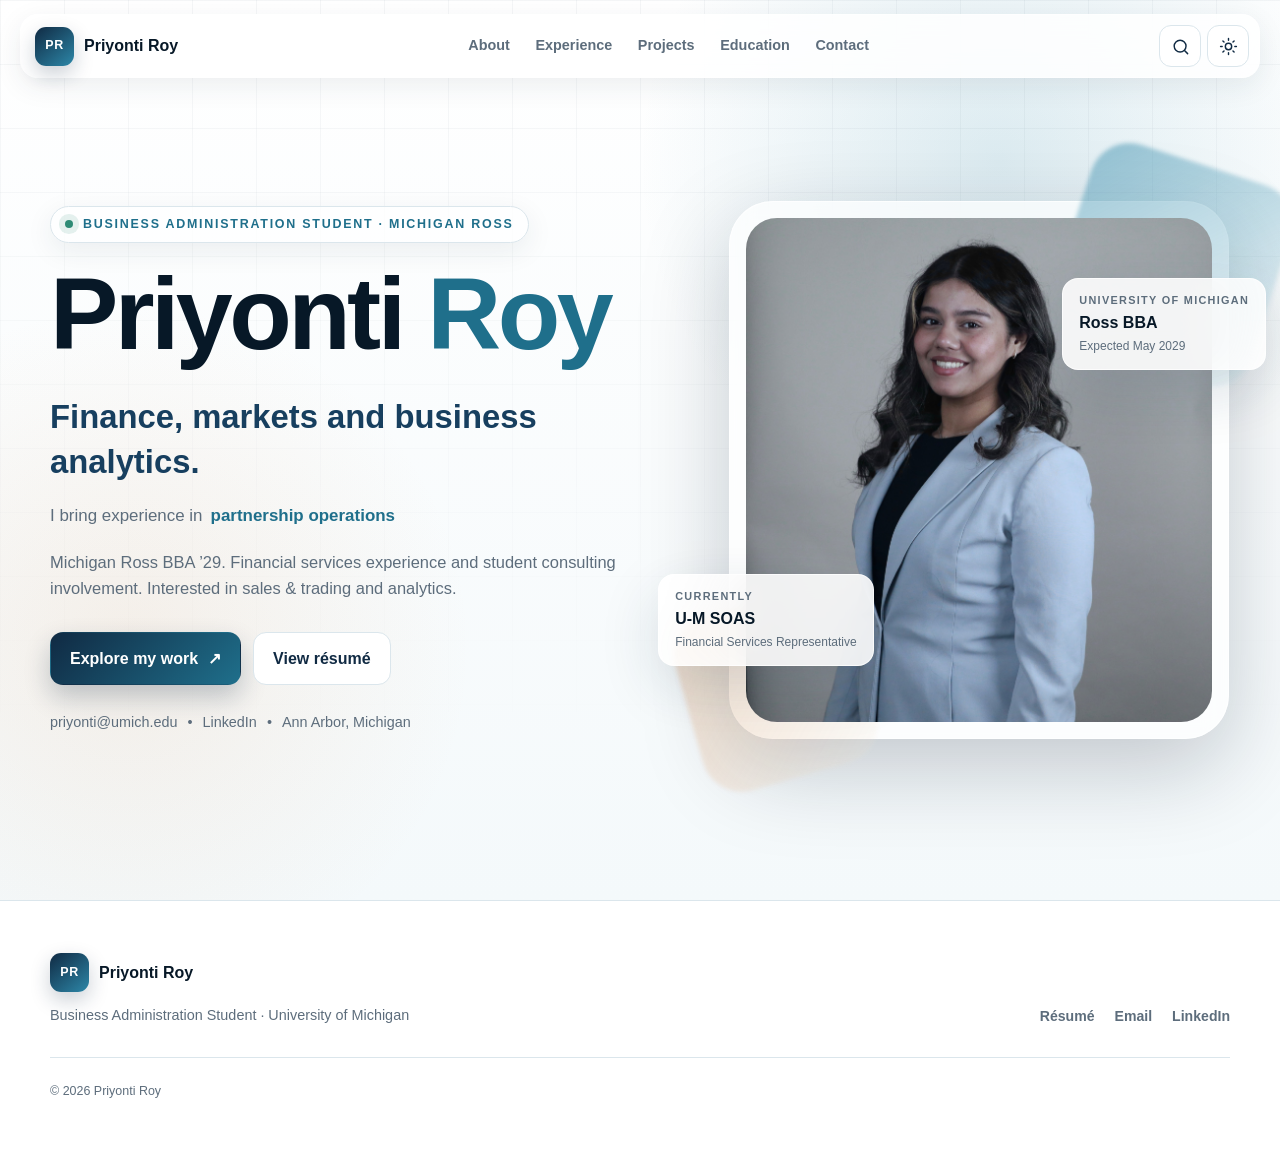
<file: index.html>
<!DOCTYPE html>
<html lang="en" data-theme="light">
<head>
  <meta charset="UTF-8">
  <meta name="viewport" content="width=device-width, initial-scale=1.0">
  <meta name="description" content="Priyonti Roy is a Michigan Ross business student and financial services representative at University of Michigan Student Organization Account Service, with experience in account support, partner operations, and community service.">
  <meta name="theme-color" content="#102a43">
  <meta property="og:title" content="Priyonti Roy | Business Administration Student">
  <meta property="og:description" content="Student organization finance, business operations, partnerships, and community impact.">
  <meta property="og:type" content="website">
  <meta property="og:image" content="assets/priyonti-roy-headshot.jpg">
  <title>Priyonti Roy | Business Administration Student</title>
  <link rel="icon" href="assets/favicon.svg" type="image/svg+xml">
  <link rel="stylesheet" href="styles.css">
  <script type="application/ld+json">
  {
    "@context": "https://schema.org",
    "@type": "Person",
    "name": "Priyonti Roy",
    "jobTitle": "Business Administration Student",
    "email": "mailto:priyonti@umich.edu",
    "telephone": "+1-313-707-7119",
    "url": "https://www.linkedin.com/in/priyonti",
    "alumniOf": {
      "@type": "CollegeOrUniversity",
      "name": "University of Michigan - Stephen M. Ross School of Business"
    }
  }
  </script>
</head>
<body data-page="index">
  <a class="skip-link" href="#main">Skip to content</a>
  <div class="scroll-progress" aria-hidden="true"><span id="scrollProgress"></span></div>

  <header class="site-header" id="top">
    <nav class="nav-shell" aria-label="Primary navigation">
      <a class="brand" href="index.html" aria-label="Priyonti Roy home">
        <span class="brand-mark">PR</span>
        <span class="brand-text">Priyonti Roy</span>
      </a>

      <button class="mobile-menu-btn" id="mobileMenuBtn" aria-expanded="false" aria-controls="navLinks" aria-label="Open navigation">
        <span></span><span></span><span></span>
      </button>

      <div class="nav-links" id="navLinks">
        <a href="about.html">About</a>
        <a href="experience.html">Experience</a>
        <a href="projects.html">Projects</a>
        <a href="education.html">Education</a>
        <a href="contact.html">Contact</a>
      </div>

      <div class="nav-actions">
        <button class="icon-btn" id="commandBtn" aria-label="Open quick navigation" title="Quick navigation (Ctrl/⌘ + K)">
          <svg viewBox="0 0 24 24" aria-hidden="true"><path d="m21 21-4.3-4.3m2.3-5.2a7.5 7.5 0 1 1-15 0 7.5 7.5 0 0 1 15 0Z"/></svg>
        </button>
        <button class="icon-btn" id="themeToggle" aria-label="Switch color theme" title="Switch theme">
          <svg class="sun-icon" viewBox="0 0 24 24" aria-hidden="true"><circle cx="12" cy="12" r="4"/><path d="M12 2v2m0 16v2M4.93 4.93l1.42 1.42m11.3 11.3 1.42 1.42M2 12h2m16 0h2M4.93 19.07l1.42-1.42m11.3-11.3 1.42-1.42"/></svg>
          <svg class="moon-icon" viewBox="0 0 24 24" aria-hidden="true"><path d="M20.5 14.2A8 8 0 0 1 9.8 3.5 8.5 8.5 0 1 0 20.5 14.2Z"/></svg>
        </button>
      </div>
    </nav>
  </header>

  <main id="main" class="page-main">
    <section class="hero section" id="home">
      <div class="hero-grid container">
        <div class="hero-copy reveal">
          <p class="eyebrow"><span class="status-dot"></span> Business Administration Student · Michigan Ross</p>
          <h1>Priyonti <span>Roy</span></h1>
          <p class="hero-lead">Finance, markets and business analytics.</p>
          <div class="rotating-line" aria-live="polite">
            <span>I bring experience in</span>
            <strong id="rotatingRole">partnership operations</strong>
          </div>
          <p class="hero-description">Michigan Ross BBA ’29. Financial services experience and student consulting involvement. Interested in sales &amp; trading and analytics.</p>
          <div class="hero-buttons">
            <a class="btn btn-primary" href="projects.html">Explore my work <span aria-hidden="true">↗</span></a>
            <a class="btn btn-secondary" href="https://docs.google.com/document/d/1HUGdMYdrQz0wbWyW3dpYF0zdX2q_8Txd/edit?usp=drivesdk&amp;ouid=112991153700534996091&amp;rtpof=true&amp;sd=true" target="_blank" rel="noopener">View résumé</a>
          </div>
          <div class="hero-contact-row" aria-label="Contact links">
            <a href="https://mail.google.com/mail/?view=cm&fs=1&to=priyonti%40umich.edu" target="_blank" rel="noopener" aria-label="Compose an email to Priyonti Roy in Gmail">priyonti@umich.edu</a>
            <span>•</span>
            <a href="https://www.linkedin.com/in/priyonti" target="_blank" rel="noopener">LinkedIn</a>
            <span>•</span>
            <span>Ann Arbor, Michigan</span>
          </div>
        </div>

        <div class="hero-visual reveal" data-delay="120">
          <div class="portrait-frame">
            <div class="portrait-accent accent-one"></div>
            <div class="portrait-accent accent-two"></div>
            <img src="assets/priyonti-roy-headshot.jpg" alt="Professional portrait of Priyonti Roy" width="1894" height="2048">
            <div class="portrait-card card-current">
              <span>Currently</span>
              <strong>U-M SOAS</strong>
              <small>Financial Services Representative</small>
            </div>
            <div class="portrait-card card-school">
              <span>University of Michigan</span>
              <strong>Ross BBA</strong>
              <small>Expected May 2029</small>
            </div>
          </div>
        </div>
      </div>

    </section>
  </main>

  <footer class="site-footer">
    <div class="container footer-inner">
      <div>
        <a class="brand" href="index.html"><span class="brand-mark">PR</span><span class="brand-text">Priyonti Roy</span></a>
        <p>Business Administration Student · University of Michigan</p>
      </div>
      <div class="footer-links">
        <a href="https://docs.google.com/document/d/1HUGdMYdrQz0wbWyW3dpYF0zdX2q_8Txd/edit?usp=drivesdk&amp;ouid=112991153700534996091&amp;rtpof=true&amp;sd=true" target="_blank" rel="noopener">Résumé</a>
        <a href="https://mail.google.com/mail/?view=cm&fs=1&to=priyonti%40umich.edu" target="_blank" rel="noopener" aria-label="Compose an email to Priyonti Roy in Gmail">Email</a>
        <a href="https://www.linkedin.com/in/priyonti" target="_blank" rel="noopener">LinkedIn</a>
      </div>
      <p class="copyright">© <span id="currentYear"></span> Priyonti Roy</p>
    </div>
  </footer>

  <dialog class="project-modal" id="projectModal" aria-labelledby="projectModalTitle">
    <button class="modal-close" id="projectModalClose" aria-label="Close project details">×</button>
    <div id="projectModalContent"></div>
  </dialog>

  <dialog class="command-modal" id="commandModal" aria-labelledby="commandTitle">
    <div class="command-header">
      <svg viewBox="0 0 24 24" aria-hidden="true"><path d="m21 21-4.3-4.3m2.3-5.2a7.5 7.5 0 1 1-15 0 7.5 7.5 0 0 1 15 0Z"/></svg>
      <input id="commandInput" type="search" placeholder="Search sections, projects, or contact details" aria-label="Search portfolio">
      <button id="commandClose" aria-label="Close quick navigation">Esc</button>
    </div>
    <div class="command-results" id="commandResults"></div>
    <p class="command-hint">Use ↑ ↓ to navigate · Enter to open · Esc to close</p>
  </dialog>

  <div class="toast" id="toast" role="status" aria-live="polite"></div>

  <script src="script.js"></script>
</body>
</html>
</file>
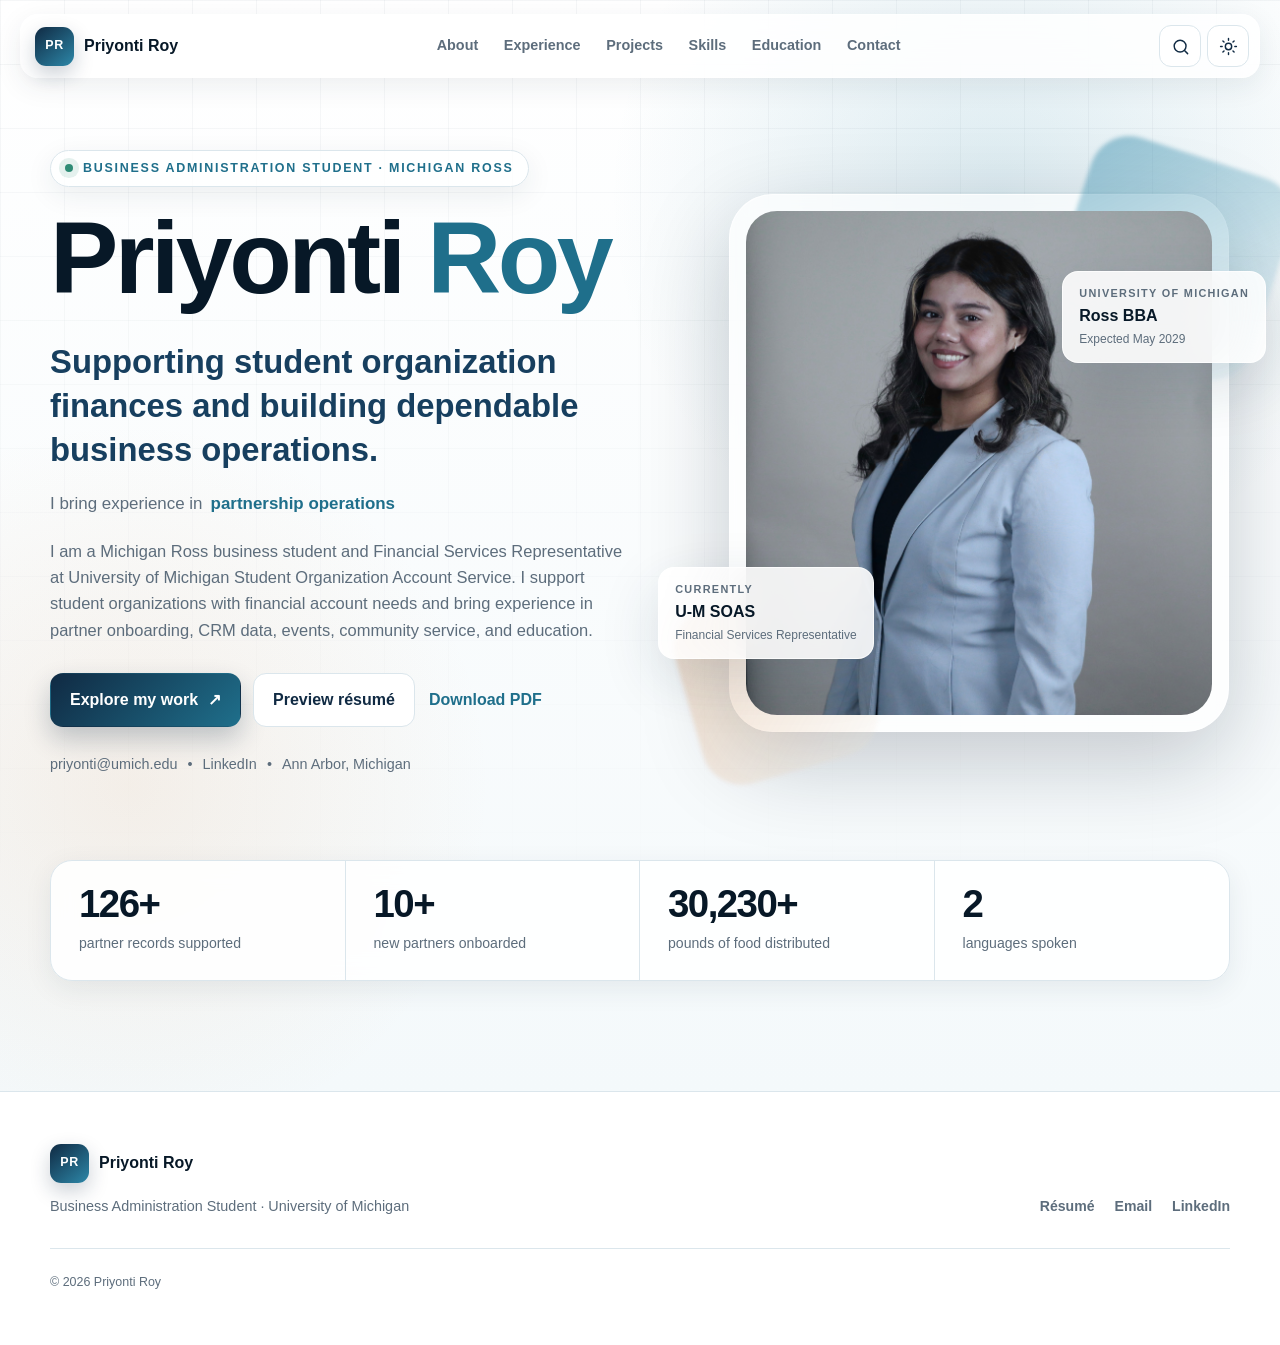
<file: Priyonti_Portfolio_Updated/index.html>
<!DOCTYPE html>
<html lang="en" data-theme="light">
<head>
  <meta charset="UTF-8">
  <meta name="viewport" content="width=device-width, initial-scale=1.0">
  <meta name="description" content="Priyonti Roy is a Michigan Ross business student and financial services representative at University of Michigan Student Organization Account Service, with experience in account support, partner operations, and community service.">
  <meta name="theme-color" content="#102a43">
  <meta property="og:title" content="Priyonti Roy | Business Administration Student">
  <meta property="og:description" content="Student organization finance, business operations, partnerships, and community impact.">
  <meta property="og:type" content="website">
  <meta property="og:image" content="assets/priyonti-roy-headshot.jpg">
  <title>Priyonti Roy | Business Administration Student</title>
  <link rel="icon" href="assets/favicon.svg" type="image/svg+xml">
  <link rel="stylesheet" href="styles.css">
  <script type="application/ld+json">
  {
    "@context": "https://schema.org",
    "@type": "Person",
    "name": "Priyonti Roy",
    "jobTitle": "Business Administration Student",
    "email": "mailto:priyonti@umich.edu",
    "telephone": "+1-313-707-7119",
    "url": "https://www.linkedin.com/in/priyonti",
    "alumniOf": {
      "@type": "CollegeOrUniversity",
      "name": "University of Michigan - Stephen M. Ross School of Business"
    }
  }
  </script>
</head>
<body data-page="index">
  <a class="skip-link" href="#main">Skip to content</a>
  <div class="scroll-progress" aria-hidden="true"><span id="scrollProgress"></span></div>

  <header class="site-header" id="top">
    <nav class="nav-shell" aria-label="Primary navigation">
      <a class="brand" href="index.html" aria-label="Priyonti Roy home">
        <span class="brand-mark">PR</span>
        <span class="brand-text">Priyonti Roy</span>
      </a>

      <button class="mobile-menu-btn" id="mobileMenuBtn" aria-expanded="false" aria-controls="navLinks" aria-label="Open navigation">
        <span></span><span></span><span></span>
      </button>

      <div class="nav-links" id="navLinks">
        <a href="about.html">About</a>
        <a href="experience.html">Experience</a>
        <a href="projects.html">Projects</a>
        <a href="skills.html">Skills</a>
        <a href="education.html">Education</a>
        <a href="contact.html">Contact</a>
      </div>

      <div class="nav-actions">
        <button class="icon-btn" id="commandBtn" aria-label="Open quick navigation" title="Quick navigation (Ctrl/⌘ + K)">
          <svg viewBox="0 0 24 24" aria-hidden="true"><path d="m21 21-4.3-4.3m2.3-5.2a7.5 7.5 0 1 1-15 0 7.5 7.5 0 0 1 15 0Z"/></svg>
        </button>
        <button class="icon-btn" id="themeToggle" aria-label="Switch color theme" title="Switch theme">
          <svg class="sun-icon" viewBox="0 0 24 24" aria-hidden="true"><circle cx="12" cy="12" r="4"/><path d="M12 2v2m0 16v2M4.93 4.93l1.42 1.42m11.3 11.3 1.42 1.42M2 12h2m16 0h2M4.93 19.07l1.42-1.42m11.3-11.3 1.42-1.42"/></svg>
          <svg class="moon-icon" viewBox="0 0 24 24" aria-hidden="true"><path d="M20.5 14.2A8 8 0 0 1 9.8 3.5 8.5 8.5 0 1 0 20.5 14.2Z"/></svg>
        </button>
      </div>
    </nav>
  </header>

  <main id="main" class="page-main">
    <section class="hero section" id="home">
      <div class="hero-grid container">
        <div class="hero-copy reveal">
          <p class="eyebrow"><span class="status-dot"></span> Business Administration Student · Michigan Ross</p>
          <h1>Priyonti <span>Roy</span></h1>
          <p class="hero-lead">Supporting student organization finances and building dependable business operations.</p>
          <div class="rotating-line" aria-live="polite">
            <span>I bring experience in</span>
            <strong id="rotatingRole">partnership operations</strong>
          </div>
          <p class="hero-description">I am a Michigan Ross business student and Financial Services Representative at University of Michigan Student Organization Account Service. I support student organizations with financial account needs and bring experience in partner onboarding, CRM data, events, community service, and education.</p>
          <div class="hero-buttons">
            <a class="btn btn-primary" href="projects.html">Explore my work <span aria-hidden="true">↗</span></a>
            <button class="btn btn-secondary" id="resumePreviewBtn">Preview résumé</button>
            <a class="text-link" href="assets/Priyonti_Roy_Resume.pdf" download>Download PDF</a>
          </div>
          <div class="hero-contact-row" aria-label="Contact links">
            <a href="https://mail.google.com/mail/?view=cm&fs=1&to=priyonti%40umich.edu" target="_blank" rel="noopener" aria-label="Compose an email to Priyonti Roy in Gmail">priyonti@umich.edu</a>
            <span>•</span>
            <a href="https://www.linkedin.com/in/priyonti" target="_blank" rel="noopener">LinkedIn</a>
            <span>•</span>
            <span>Ann Arbor, Michigan</span>
          </div>
        </div>

        <div class="hero-visual reveal" data-delay="120">
          <div class="portrait-frame">
            <div class="portrait-accent accent-one"></div>
            <div class="portrait-accent accent-two"></div>
            <img src="assets/priyonti-roy-headshot.jpg" alt="Professional portrait of Priyonti Roy" width="1894" height="2048">
            <div class="portrait-card card-current">
              <span>Currently</span>
              <strong>U-M SOAS</strong>
              <small>Financial Services Representative</small>
            </div>
            <div class="portrait-card card-school">
              <span>University of Michigan</span>
              <strong>Ross BBA</strong>
              <small>Expected May 2029</small>
            </div>
          </div>
        </div>
      </div>

      <div class="metric-strip container reveal" data-delay="180" aria-label="Professional impact summary">
        <article class="metric">
          <strong data-counter="250" data-suffix="+">0</strong>
          <span>partner records supported</span>
        </article>
        <article class="metric">
          <strong data-counter="20" data-suffix="+">0</strong>
          <span>new partners onboarded</span>
        </article>
        <article class="metric">
          <strong data-counter="60000" data-suffix="+">0</strong>
          <span>pounds of food distributed</span>
        </article>
        <article class="metric">
          <strong data-counter="3">0</strong>
          <span>languages spoken</span>
        </article>
      </div>
    </section>
  </main>

  <footer class="site-footer">
    <div class="container footer-inner">
      <div>
        <a class="brand" href="index.html"><span class="brand-mark">PR</span><span class="brand-text">Priyonti Roy</span></a>
        <p>Business Administration Student · University of Michigan</p>
      </div>
      <div class="footer-links">
        <a href="assets/Priyonti_Roy_Resume.pdf" download>Résumé</a>
        <a href="https://mail.google.com/mail/?view=cm&fs=1&to=priyonti%40umich.edu" target="_blank" rel="noopener" aria-label="Compose an email to Priyonti Roy in Gmail">Email</a>
        <a href="https://www.linkedin.com/in/priyonti" target="_blank" rel="noopener">LinkedIn</a>
      </div>
      <p class="copyright">© <span id="currentYear"></span> Priyonti Roy</p>
    </div>
  </footer>

  <dialog class="project-modal" id="projectModal" aria-labelledby="projectModalTitle">
    <button class="modal-close" id="projectModalClose" aria-label="Close project details">×</button>
    <div id="projectModalContent"></div>
  </dialog>

  <dialog class="resume-modal" id="resumeModal" aria-labelledby="resumeModalTitle">
    <div class="resume-modal-header">
      <div>
        <p class="section-kicker">Résumé</p>
        <h2 id="resumeModalTitle">Priyonti Roy</h2>
      </div>
      <div class="resume-actions">
        <a class="btn btn-secondary" href="assets/Priyonti_Roy_Resume.pdf" download>Download PDF</a>
        <button class="modal-close inline-close" id="resumeModalClose" aria-label="Close résumé preview">×</button>
      </div>
    </div>
    <iframe src="assets/Priyonti_Roy_Resume.pdf" title="Priyonti Roy résumé preview"></iframe>
  </dialog>

  <dialog class="command-modal" id="commandModal" aria-labelledby="commandTitle">
    <div class="command-header">
      <svg viewBox="0 0 24 24" aria-hidden="true"><path d="m21 21-4.3-4.3m2.3-5.2a7.5 7.5 0 1 1-15 0 7.5 7.5 0 0 1 15 0Z"/></svg>
      <input id="commandInput" type="search" placeholder="Search sections, projects, or contact details" aria-label="Search portfolio">
      <button id="commandClose" aria-label="Close quick navigation">Esc</button>
    </div>
    <div class="command-results" id="commandResults"></div>
    <p class="command-hint">Use ↑ ↓ to navigate · Enter to open · Esc to close</p>
  </dialog>

  <div class="toast" id="toast" role="status" aria-live="polite"></div>

  <script src="script.js"></script>
</body>
</html>
</file>
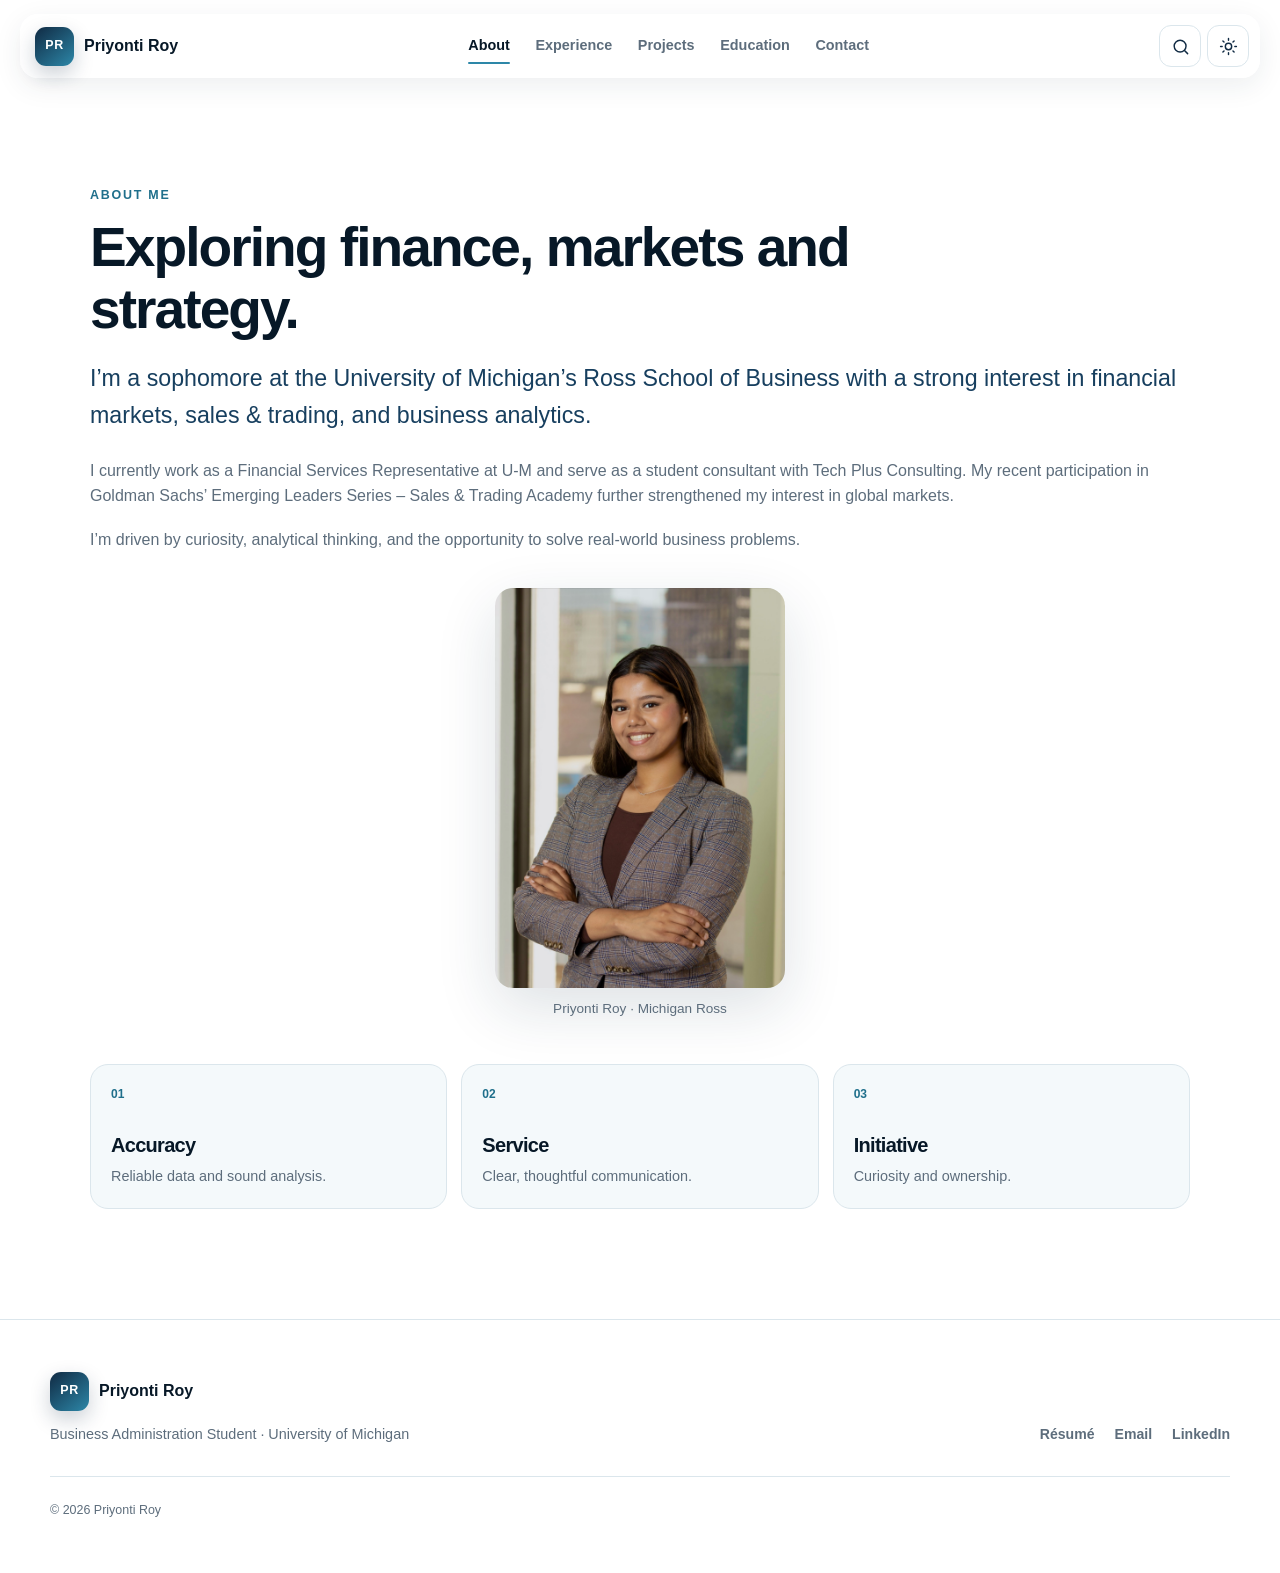
<file: about.html>
<!DOCTYPE html>
<html lang="en" data-theme="light">
<head>
  <meta charset="UTF-8">
  <meta name="viewport" content="width=device-width, initial-scale=1.0">
  <meta name="description" content="Priyonti Roy is a Michigan Ross business student and financial services representative at University of Michigan Student Organization Account Service, with experience in account support, partner operations, and community service.">
  <meta name="theme-color" content="#102a43">
  <meta property="og:title" content="Priyonti Roy | Business Administration Student">
  <meta property="og:description" content="Student organization finance, business operations, partnerships, and community impact.">
  <meta property="og:type" content="website">
  <meta property="og:image" content="assets/priyonti-roy-headshot.jpg">
  <title>Priyonti Roy | Business Administration Student</title>
  <link rel="icon" href="assets/favicon.svg" type="image/svg+xml">
  <link rel="stylesheet" href="styles.css">
  <script type="application/ld+json">
  {
    "@context": "https://schema.org",
    "@type": "Person",
    "name": "Priyonti Roy",
    "jobTitle": "Business Administration Student",
    "email": "mailto:priyonti@umich.edu",
    "telephone": "+1-313-707-7119",
    "url": "https://www.linkedin.com/in/priyonti",
    "alumniOf": {
      "@type": "CollegeOrUniversity",
      "name": "University of Michigan - Stephen M. Ross School of Business"
    }
  }
  </script>
</head>
<body data-page="about">
  <a class="skip-link" href="#main">Skip to content</a>
  <div class="scroll-progress" aria-hidden="true"><span id="scrollProgress"></span></div>

  <header class="site-header" id="top">
    <nav class="nav-shell" aria-label="Primary navigation">
      <a class="brand" href="index.html" aria-label="Priyonti Roy home">
        <span class="brand-mark">PR</span>
        <span class="brand-text">Priyonti Roy</span>
      </a>

      <button class="mobile-menu-btn" id="mobileMenuBtn" aria-expanded="false" aria-controls="navLinks" aria-label="Open navigation">
        <span></span><span></span><span></span>
      </button>

      <div class="nav-links" id="navLinks">
        <a href="about.html">About</a>
        <a href="experience.html">Experience</a>
        <a href="projects.html">Projects</a>
        <a href="education.html">Education</a>
        <a href="contact.html">Contact</a>
      </div>

      <div class="nav-actions">
        <button class="icon-btn" id="commandBtn" aria-label="Open quick navigation" title="Quick navigation (Ctrl/⌘ + K)">
          <svg viewBox="0 0 24 24" aria-hidden="true"><path d="m21 21-4.3-4.3m2.3-5.2a7.5 7.5 0 1 1-15 0 7.5 7.5 0 0 1 15 0Z"/></svg>
        </button>
        <button class="icon-btn" id="themeToggle" aria-label="Switch color theme" title="Switch theme">
          <svg class="sun-icon" viewBox="0 0 24 24" aria-hidden="true"><circle cx="12" cy="12" r="4"/><path d="M12 2v2m0 16v2M4.93 4.93l1.42 1.42m11.3 11.3 1.42 1.42M2 12h2m16 0h2M4.93 19.07l1.42-1.42m11.3-11.3 1.42-1.42"/></svg>
          <svg class="moon-icon" viewBox="0 0 24 24" aria-hidden="true"><path d="M20.5 14.2A8 8 0 0 1 9.8 3.5 8.5 8.5 0 1 0 20.5 14.2Z"/></svg>
        </button>
      </div>
    </nav>
  </header>

  <main id="main" class="page-main">
    <section class="section about-section" id="about">
      <div class="container about-grid">
        <div class="about-content reveal" data-delay="100">
          <p class="section-kicker">About me</p>
          <h2>Exploring finance, markets and strategy.</h2>
          <p class="section-intro">I’m a sophomore at the University of Michigan’s Ross School of Business with a strong interest in financial markets, sales &amp; trading, and business analytics.</p>
          <div class="about-copy">
            <p>I currently work as a Financial Services Representative at U-M and serve as a student consultant with Tech Plus Consulting. My recent participation in Goldman Sachs’ Emerging Leaders Series – Sales &amp; Trading Academy further strengthened my interest in global markets.</p>
            <p>I’m driven by curiosity, analytical thinking, and the opportunity to solve real-world business problems.</p>
          </div>
          <figure class="about-photo"><img src="assets/priyonti-roy-second-portrait.jpg" alt="Priyonti Roy smiling in a checked blazer" width="1320" height="1820" loading="lazy"><figcaption>Priyonti Roy · Michigan Ross</figcaption></figure>

          <div class="principles-grid">
            <article>
              <span>01</span>
              <h3>Accuracy</h3>
              <p>Reliable data and sound analysis.</p>
            </article>
            <article>
              <span>02</span>
              <h3>Service</h3>
              <p>Clear, thoughtful communication.</p>
            </article>
            <article>
              <span>03</span>
              <h3>Initiative</h3>
              <p>Curiosity and ownership.</p>
            </article>
          </div>
        </div>
      </div>
    </section>

    
  </main>

  <footer class="site-footer">
    <div class="container footer-inner">
      <div>
        <a class="brand" href="index.html"><span class="brand-mark">PR</span><span class="brand-text">Priyonti Roy</span></a>
        <p>Business Administration Student · University of Michigan</p>
      </div>
      <div class="footer-links">
        <a href="https://docs.google.com/document/d/1HUGdMYdrQz0wbWyW3dpYF0zdX2q_8Txd/edit?usp=drivesdk&amp;ouid=112991153700534996091&amp;rtpof=true&amp;sd=true" target="_blank" rel="noopener">Résumé</a>
        <a href="https://mail.google.com/mail/?view=cm&fs=1&to=priyonti%40umich.edu" target="_blank" rel="noopener" aria-label="Compose an email to Priyonti Roy in Gmail">Email</a>
        <a href="https://www.linkedin.com/in/priyonti" target="_blank" rel="noopener">LinkedIn</a>
      </div>
      <p class="copyright">© <span id="currentYear"></span> Priyonti Roy</p>
    </div>
  </footer>

  <dialog class="project-modal" id="projectModal" aria-labelledby="projectModalTitle">
    <button class="modal-close" id="projectModalClose" aria-label="Close project details">×</button>
    <div id="projectModalContent"></div>
  </dialog>

  <dialog class="command-modal" id="commandModal" aria-labelledby="commandTitle">
    <div class="command-header">
      <svg viewBox="0 0 24 24" aria-hidden="true"><path d="m21 21-4.3-4.3m2.3-5.2a7.5 7.5 0 1 1-15 0 7.5 7.5 0 0 1 15 0Z"/></svg>
      <input id="commandInput" type="search" placeholder="Search sections, projects, or contact details" aria-label="Search portfolio">
      <button id="commandClose" aria-label="Close quick navigation">Esc</button>
    </div>
    <div class="command-results" id="commandResults"></div>
    <p class="command-hint">Use ↑ ↓ to navigate · Enter to open · Esc to close</p>
  </dialog>

  <div class="toast" id="toast" role="status" aria-live="polite"></div>

  <script src="script.js"></script>
</body>
</html>
</file>
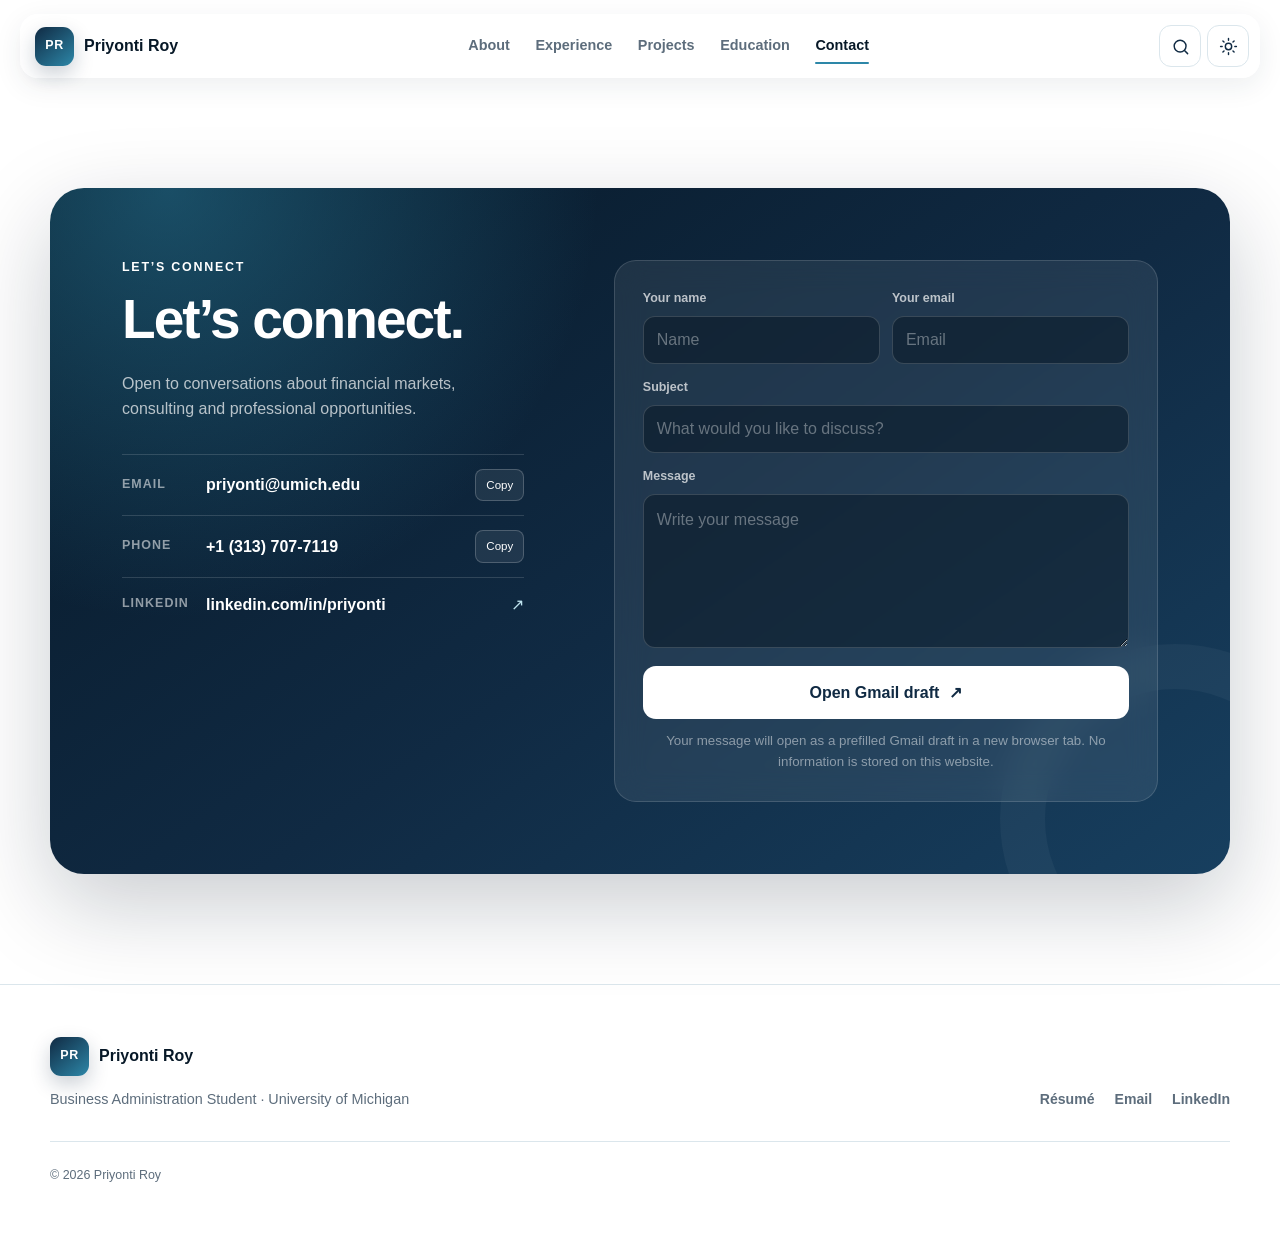
<file: contact.html>
<!DOCTYPE html>
<html lang="en" data-theme="light">
<head>
  <meta charset="UTF-8">
  <meta name="viewport" content="width=device-width, initial-scale=1.0">
  <meta name="description" content="Priyonti Roy is a Michigan Ross business student and financial services representative at University of Michigan Student Organization Account Service, with experience in account support, partner operations, and community service.">
  <meta name="theme-color" content="#102a43">
  <meta property="og:title" content="Priyonti Roy | Business Administration Student">
  <meta property="og:description" content="Student organization finance, business operations, partnerships, and community impact.">
  <meta property="og:type" content="website">
  <meta property="og:image" content="assets/priyonti-roy-headshot.jpg">
  <title>Priyonti Roy | Business Administration Student</title>
  <link rel="icon" href="assets/favicon.svg" type="image/svg+xml">
  <link rel="stylesheet" href="styles.css">
  <script type="application/ld+json">
  {
    "@context": "https://schema.org",
    "@type": "Person",
    "name": "Priyonti Roy",
    "jobTitle": "Business Administration Student",
    "email": "mailto:priyonti@umich.edu",
    "telephone": "+1-313-707-7119",
    "url": "https://www.linkedin.com/in/priyonti",
    "alumniOf": {
      "@type": "CollegeOrUniversity",
      "name": "University of Michigan - Stephen M. Ross School of Business"
    }
  }
  </script>
</head>
<body data-page="contact">
  <a class="skip-link" href="#main">Skip to content</a>
  <div class="scroll-progress" aria-hidden="true"><span id="scrollProgress"></span></div>

  <header class="site-header" id="top">
    <nav class="nav-shell" aria-label="Primary navigation">
      <a class="brand" href="index.html" aria-label="Priyonti Roy home">
        <span class="brand-mark">PR</span>
        <span class="brand-text">Priyonti Roy</span>
      </a>

      <button class="mobile-menu-btn" id="mobileMenuBtn" aria-expanded="false" aria-controls="navLinks" aria-label="Open navigation">
        <span></span><span></span><span></span>
      </button>

      <div class="nav-links" id="navLinks">
        <a href="about.html">About</a>
        <a href="experience.html">Experience</a>
        <a href="projects.html">Projects</a>
        <a href="education.html">Education</a>
        <a href="contact.html">Contact</a>
      </div>

      <div class="nav-actions">
        <button class="icon-btn" id="commandBtn" aria-label="Open quick navigation" title="Quick navigation (Ctrl/⌘ + K)">
          <svg viewBox="0 0 24 24" aria-hidden="true"><path d="m21 21-4.3-4.3m2.3-5.2a7.5 7.5 0 1 1-15 0 7.5 7.5 0 0 1 15 0Z"/></svg>
        </button>
        <button class="icon-btn" id="themeToggle" aria-label="Switch color theme" title="Switch theme">
          <svg class="sun-icon" viewBox="0 0 24 24" aria-hidden="true"><circle cx="12" cy="12" r="4"/><path d="M12 2v2m0 16v2M4.93 4.93l1.42 1.42m11.3 11.3 1.42 1.42M2 12h2m16 0h2M4.93 19.07l1.42-1.42m11.3-11.3 1.42-1.42"/></svg>
          <svg class="moon-icon" viewBox="0 0 24 24" aria-hidden="true"><path d="M20.5 14.2A8 8 0 0 1 9.8 3.5 8.5 8.5 0 1 0 20.5 14.2Z"/></svg>
        </button>
      </div>
    </nav>
  </header>

  <main id="main" class="page-main">
    <section class="section contact-section" id="contact">
      <div class="container contact-shell reveal">
        <div class="contact-copy">
          <p class="section-kicker">Let’s connect</p>
          <h2>Let’s connect.</h2>
        <p>Open to conversations about financial markets, consulting and professional opportunities.</p>
          <div class="contact-options">
            <div class="contact-item">
              <span>Email</span>
              <a href="https://mail.google.com/mail/?view=cm&fs=1&to=priyonti%40umich.edu" target="_blank" rel="noopener" aria-label="Compose an email to Priyonti Roy in Gmail">priyonti@umich.edu</a>
              <button class="copy-btn" data-copy="priyonti@umich.edu">Copy</button>
            </div>
            <div class="contact-item">
              <span>Phone</span>
              <a href="tel:+13137077119">+1 (313) 707-7119</a>
              <button class="copy-btn" data-copy="+1 (313) 707-7119">Copy</button>
            </div>
            <div class="contact-item">
              <span>LinkedIn</span>
              <a href="https://www.linkedin.com/in/priyonti" target="_blank" rel="noopener">linkedin.com/in/priyonti</a>
              <span class="external-mark" aria-hidden="true">↗</span>
            </div>
          </div>
        </div>

        <form class="contact-form" id="contactForm">
          <div class="field-row">
            <label>
              <span>Your name</span>
              <input type="text" id="senderName" required autocomplete="name" placeholder="Name">
            </label>
            <label>
              <span>Your email</span>
              <input type="email" id="senderEmail" required autocomplete="email" placeholder="Email">
            </label>
          </div>
          <label>
            <span>Subject</span>
            <input type="text" id="messageSubject" required placeholder="What would you like to discuss?">
          </label>
          <label>
            <span>Message</span>
            <textarea id="messageBody" rows="5" required placeholder="Write your message"></textarea>
          </label>
          <button class="btn btn-primary" type="submit">Open Gmail draft <span aria-hidden="true">↗</span></button>
          <small class="contact-form-note">Your message will open as a prefilled Gmail draft in a new browser tab. No information is stored on this website.</small>
        </form>
      </div>
    </section>
  </main>

  <footer class="site-footer">
    <div class="container footer-inner">
      <div>
        <a class="brand" href="index.html"><span class="brand-mark">PR</span><span class="brand-text">Priyonti Roy</span></a>
        <p>Business Administration Student · University of Michigan</p>
      </div>
      <div class="footer-links">
        <a href="https://docs.google.com/document/d/1HUGdMYdrQz0wbWyW3dpYF0zdX2q_8Txd/edit?usp=drivesdk&amp;ouid=112991153700534996091&amp;rtpof=true&amp;sd=true" target="_blank" rel="noopener">Résumé</a>
        <a href="https://mail.google.com/mail/?view=cm&fs=1&to=priyonti%40umich.edu" target="_blank" rel="noopener" aria-label="Compose an email to Priyonti Roy in Gmail">Email</a>
        <a href="https://www.linkedin.com/in/priyonti" target="_blank" rel="noopener">LinkedIn</a>
      </div>
      <p class="copyright">© <span id="currentYear"></span> Priyonti Roy</p>
    </div>
  </footer>

  <dialog class="project-modal" id="projectModal" aria-labelledby="projectModalTitle">
    <button class="modal-close" id="projectModalClose" aria-label="Close project details">×</button>
    <div id="projectModalContent"></div>
  </dialog>

  <dialog class="command-modal" id="commandModal" aria-labelledby="commandTitle">
    <div class="command-header">
      <svg viewBox="0 0 24 24" aria-hidden="true"><path d="m21 21-4.3-4.3m2.3-5.2a7.5 7.5 0 1 1-15 0 7.5 7.5 0 0 1 15 0Z"/></svg>
      <input id="commandInput" type="search" placeholder="Search sections, projects, or contact details" aria-label="Search portfolio">
      <button id="commandClose" aria-label="Close quick navigation">Esc</button>
    </div>
    <div class="command-results" id="commandResults"></div>
    <p class="command-hint">Use ↑ ↓ to navigate · Enter to open · Esc to close</p>
  </dialog>

  <div class="toast" id="toast" role="status" aria-live="polite"></div>

  <script src="script.js"></script>
</body>
</html>
</file>
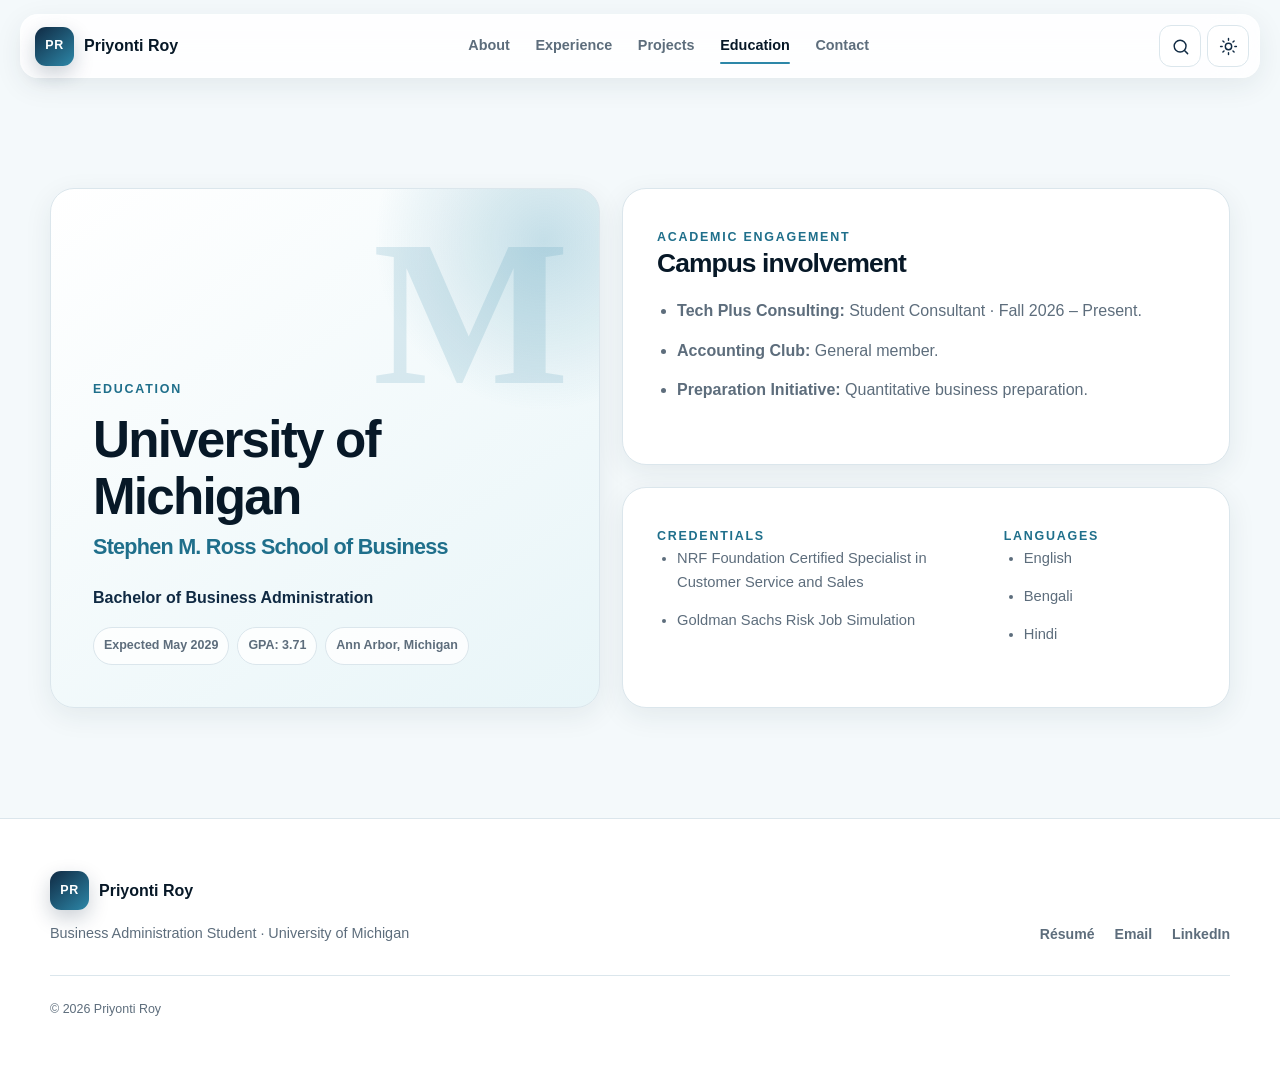
<file: education.html>
<!DOCTYPE html>
<html lang="en" data-theme="light">
<head>
  <meta charset="UTF-8">
  <meta name="viewport" content="width=device-width, initial-scale=1.0">
  <meta name="description" content="Priyonti Roy is a Michigan Ross business student and financial services representative at University of Michigan Student Organization Account Service, with experience in account support, partner operations, and community service.">
  <meta name="theme-color" content="#102a43">
  <meta property="og:title" content="Priyonti Roy | Business Administration Student">
  <meta property="og:description" content="Student organization finance, business operations, partnerships, and community impact.">
  <meta property="og:type" content="website">
  <meta property="og:image" content="assets/priyonti-roy-headshot.jpg">
  <title>Priyonti Roy | Business Administration Student</title>
  <link rel="icon" href="assets/favicon.svg" type="image/svg+xml">
  <link rel="stylesheet" href="styles.css">
  <script type="application/ld+json">
  {
    "@context": "https://schema.org",
    "@type": "Person",
    "name": "Priyonti Roy",
    "jobTitle": "Business Administration Student",
    "email": "mailto:priyonti@umich.edu",
    "telephone": "+1-313-707-7119",
    "url": "https://www.linkedin.com/in/priyonti",
    "alumniOf": {
      "@type": "CollegeOrUniversity",
      "name": "University of Michigan - Stephen M. Ross School of Business"
    }
  }
  </script>
</head>
<body data-page="education">
  <a class="skip-link" href="#main">Skip to content</a>
  <div class="scroll-progress" aria-hidden="true"><span id="scrollProgress"></span></div>

  <header class="site-header" id="top">
    <nav class="nav-shell" aria-label="Primary navigation">
      <a class="brand" href="index.html" aria-label="Priyonti Roy home">
        <span class="brand-mark">PR</span>
        <span class="brand-text">Priyonti Roy</span>
      </a>

      <button class="mobile-menu-btn" id="mobileMenuBtn" aria-expanded="false" aria-controls="navLinks" aria-label="Open navigation">
        <span></span><span></span><span></span>
      </button>

      <div class="nav-links" id="navLinks">
        <a href="about.html">About</a>
        <a href="experience.html">Experience</a>
        <a href="projects.html">Projects</a>
        <a href="education.html">Education</a>
        <a href="contact.html">Contact</a>
      </div>

      <div class="nav-actions">
        <button class="icon-btn" id="commandBtn" aria-label="Open quick navigation" title="Quick navigation (Ctrl/⌘ + K)">
          <svg viewBox="0 0 24 24" aria-hidden="true"><path d="m21 21-4.3-4.3m2.3-5.2a7.5 7.5 0 1 1-15 0 7.5 7.5 0 0 1 15 0Z"/></svg>
        </button>
        <button class="icon-btn" id="themeToggle" aria-label="Switch color theme" title="Switch theme">
          <svg class="sun-icon" viewBox="0 0 24 24" aria-hidden="true"><circle cx="12" cy="12" r="4"/><path d="M12 2v2m0 16v2M4.93 4.93l1.42 1.42m11.3 11.3 1.42 1.42M2 12h2m16 0h2M4.93 19.07l1.42-1.42m11.3-11.3 1.42-1.42"/></svg>
          <svg class="moon-icon" viewBox="0 0 24 24" aria-hidden="true"><path d="M20.5 14.2A8 8 0 0 1 9.8 3.5 8.5 8.5 0 1 0 20.5 14.2Z"/></svg>
        </button>
      </div>
    </nav>
  </header>

  <main id="main" class="page-main">
    <section class="section education-section" id="education">
      <div class="container education-grid">
        <div class="education-card primary-card reveal">
          <p class="section-kicker">Education</p>
          <div class="school-mark" aria-hidden="true">M</div>
          <h2>University of Michigan</h2>
          <h3>Stephen M. Ross School of Business</h3>
          <p class="degree">Bachelor of Business Administration</p>
          <div class="education-meta">
            <span>Expected May 2029</span>
            <span>GPA: 3.71</span>
            <span>Ann Arbor, Michigan</span>
          </div>
        </div>

        <div class="education-stack reveal" data-delay="100">
          <article class="info-card">
            <span class="info-label">Academic engagement</span>
            <h3>Campus involvement</h3>
            <ul>
              <li><strong>Tech Plus Consulting:</strong> Student Consultant · Fall 2026 – Present.</li>
              <li><strong>Accounting Club:</strong> General member.</li>
              <li><strong>Preparation Initiative:</strong> Quantitative business preparation.</li>
            </ul>
          </article>

          <article class="info-card split-card">
            <div>
              <span class="info-label">Credentials</span>
              <ul class="compact-list">
                <li>NRF Foundation Certified Specialist in Customer Service and Sales</li>
                <li>Goldman Sachs Risk Job Simulation</li>
              </ul>
            </div>
            <div>
              <span class="info-label">Languages</span>
              <ul class="compact-list">
                <li>English</li>
                <li>Bengali</li>
                <li>Hindi</li>
              </ul>
            </div>
          </article>
        </div>
      </div>
    </section>
  </main>

  <footer class="site-footer">
    <div class="container footer-inner">
      <div>
        <a class="brand" href="index.html"><span class="brand-mark">PR</span><span class="brand-text">Priyonti Roy</span></a>
        <p>Business Administration Student · University of Michigan</p>
      </div>
      <div class="footer-links">
        <a href="https://docs.google.com/document/d/1HUGdMYdrQz0wbWyW3dpYF0zdX2q_8Txd/edit?usp=drivesdk&amp;ouid=112991153700534996091&amp;rtpof=true&amp;sd=true" target="_blank" rel="noopener">Résumé</a>
        <a href="https://mail.google.com/mail/?view=cm&fs=1&to=priyonti%40umich.edu" target="_blank" rel="noopener" aria-label="Compose an email to Priyonti Roy in Gmail">Email</a>
        <a href="https://www.linkedin.com/in/priyonti" target="_blank" rel="noopener">LinkedIn</a>
      </div>
      <p class="copyright">© <span id="currentYear"></span> Priyonti Roy</p>
    </div>
  </footer>

  <dialog class="project-modal" id="projectModal" aria-labelledby="projectModalTitle">
    <button class="modal-close" id="projectModalClose" aria-label="Close project details">×</button>
    <div id="projectModalContent"></div>
  </dialog>

  <dialog class="command-modal" id="commandModal" aria-labelledby="commandTitle">
    <div class="command-header">
      <svg viewBox="0 0 24 24" aria-hidden="true"><path d="m21 21-4.3-4.3m2.3-5.2a7.5 7.5 0 1 1-15 0 7.5 7.5 0 0 1 15 0Z"/></svg>
      <input id="commandInput" type="search" placeholder="Search sections, projects, or contact details" aria-label="Search portfolio">
      <button id="commandClose" aria-label="Close quick navigation">Esc</button>
    </div>
    <div class="command-results" id="commandResults"></div>
    <p class="command-hint">Use ↑ ↓ to navigate · Enter to open · Esc to close</p>
  </dialog>

  <div class="toast" id="toast" role="status" aria-live="polite"></div>

  <script src="script.js"></script>
</body>
</html>
</file>
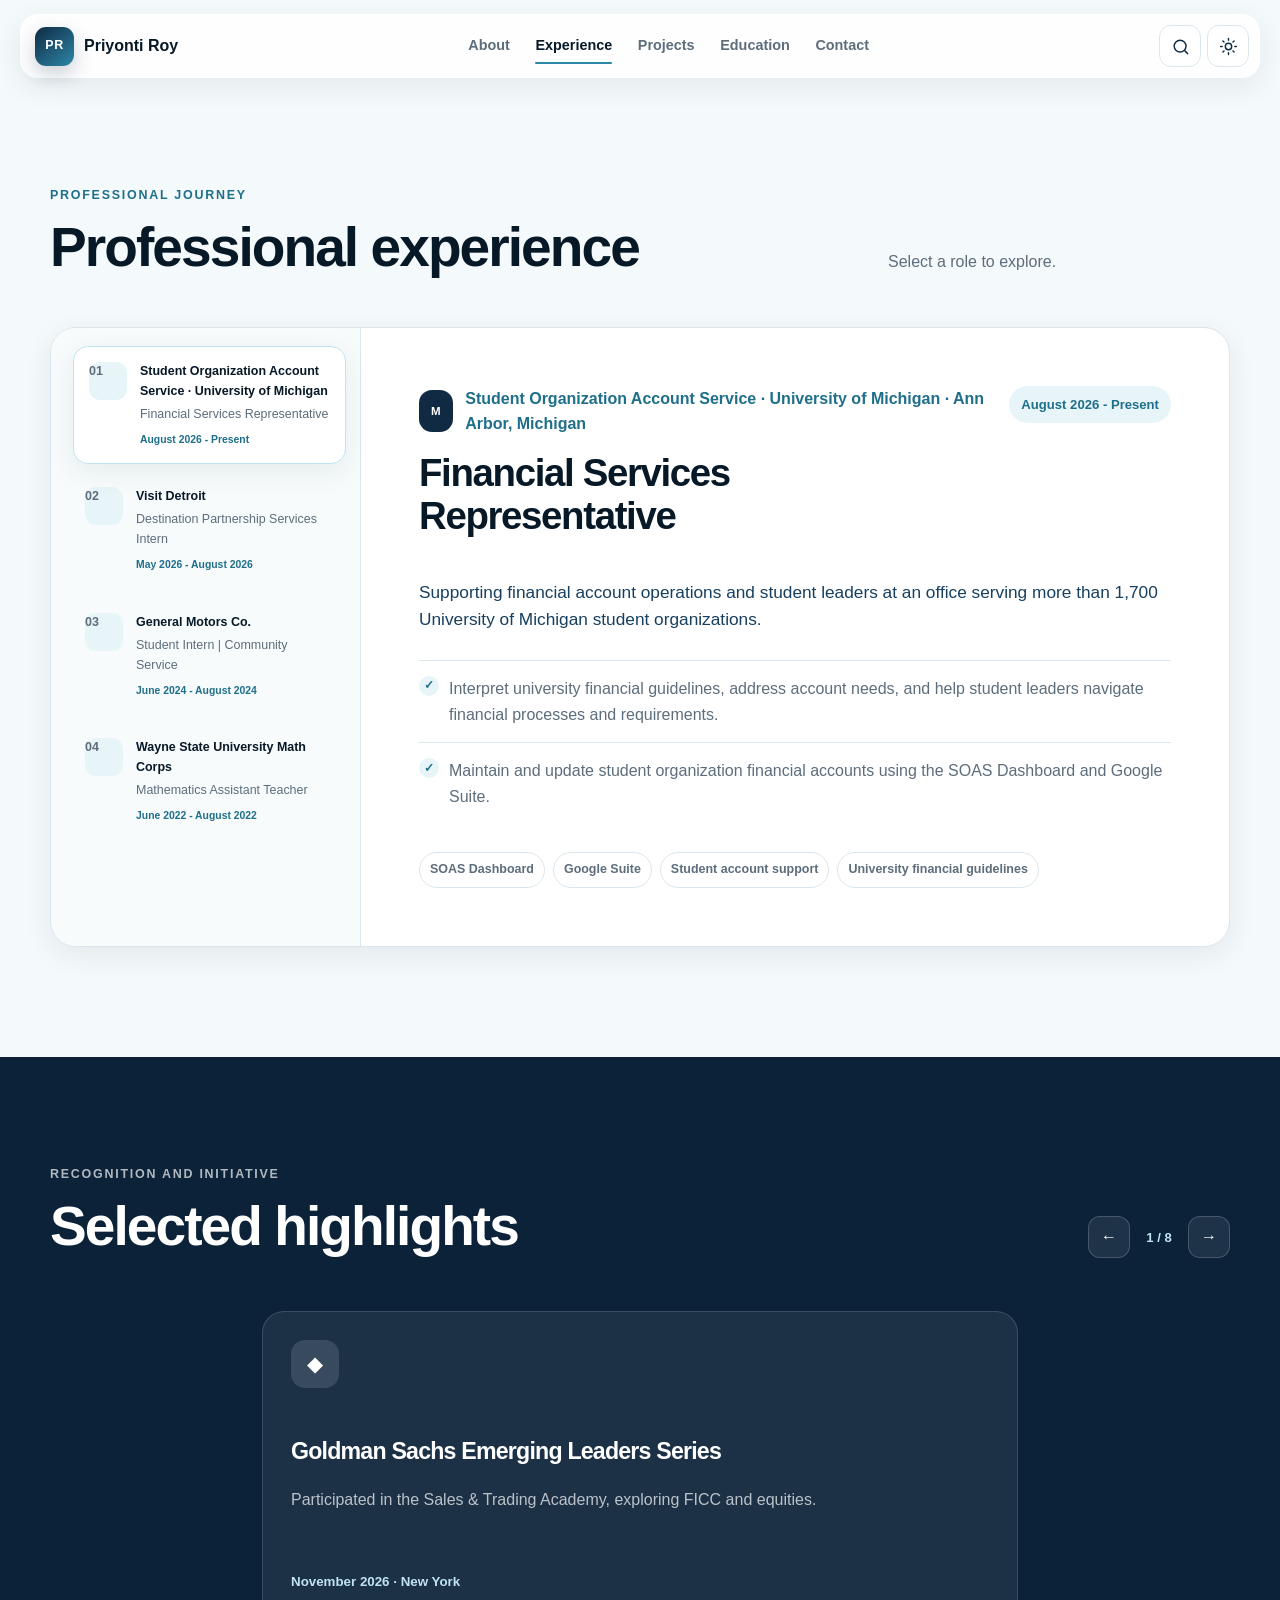
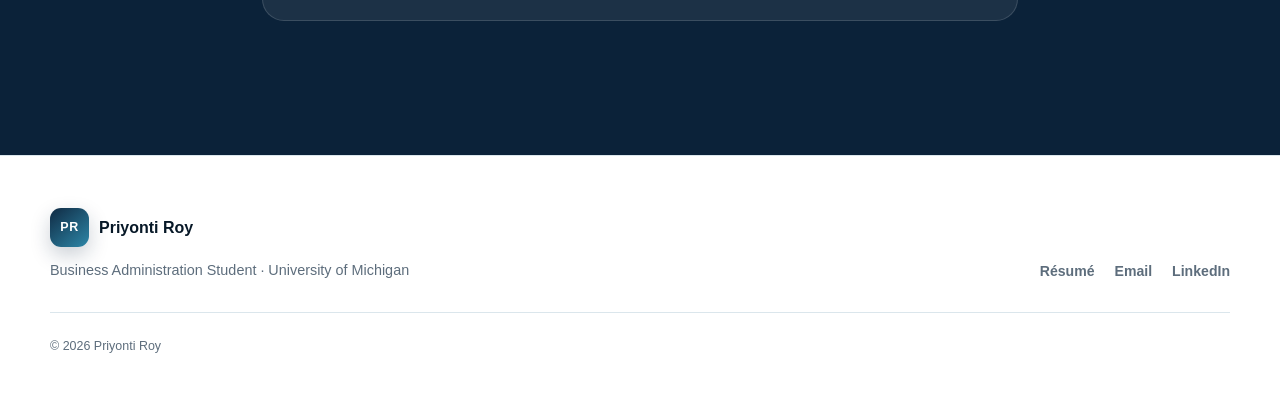
<file: experience.html>
<!DOCTYPE html>
<html lang="en" data-theme="light">
<head>
  <meta charset="UTF-8">
  <meta name="viewport" content="width=device-width, initial-scale=1.0">
  <meta name="description" content="Priyonti Roy is a Michigan Ross business student and financial services representative at University of Michigan Student Organization Account Service, with experience in account support, partner operations, and community service.">
  <meta name="theme-color" content="#102a43">
  <meta property="og:title" content="Priyonti Roy | Business Administration Student">
  <meta property="og:description" content="Student organization finance, business operations, partnerships, and community impact.">
  <meta property="og:type" content="website">
  <meta property="og:image" content="assets/priyonti-roy-headshot.jpg">
  <title>Priyonti Roy | Business Administration Student</title>
  <link rel="icon" href="assets/favicon.svg" type="image/svg+xml">
  <link rel="stylesheet" href="styles.css">
  <script type="application/ld+json">
  {
    "@context": "https://schema.org",
    "@type": "Person",
    "name": "Priyonti Roy",
    "jobTitle": "Business Administration Student",
    "email": "mailto:priyonti@umich.edu",
    "telephone": "+1-313-707-7119",
    "url": "https://www.linkedin.com/in/priyonti",
    "alumniOf": {
      "@type": "CollegeOrUniversity",
      "name": "University of Michigan - Stephen M. Ross School of Business"
    }
  }
  </script>
</head>
<body data-page="experience">
  <a class="skip-link" href="#main">Skip to content</a>
  <div class="scroll-progress" aria-hidden="true"><span id="scrollProgress"></span></div>

  <header class="site-header" id="top">
    <nav class="nav-shell" aria-label="Primary navigation">
      <a class="brand" href="index.html" aria-label="Priyonti Roy home">
        <span class="brand-mark">PR</span>
        <span class="brand-text">Priyonti Roy</span>
      </a>

      <button class="mobile-menu-btn" id="mobileMenuBtn" aria-expanded="false" aria-controls="navLinks" aria-label="Open navigation">
        <span></span><span></span><span></span>
      </button>

      <div class="nav-links" id="navLinks">
        <a href="about.html">About</a>
        <a href="experience.html">Experience</a>
        <a href="projects.html">Projects</a>
        <a href="education.html">Education</a>
        <a href="contact.html">Contact</a>
      </div>

      <div class="nav-actions">
        <button class="icon-btn" id="commandBtn" aria-label="Open quick navigation" title="Quick navigation (Ctrl/⌘ + K)">
          <svg viewBox="0 0 24 24" aria-hidden="true"><path d="m21 21-4.3-4.3m2.3-5.2a7.5 7.5 0 1 1-15 0 7.5 7.5 0 0 1 15 0Z"/></svg>
        </button>
        <button class="icon-btn" id="themeToggle" aria-label="Switch color theme" title="Switch theme">
          <svg class="sun-icon" viewBox="0 0 24 24" aria-hidden="true"><circle cx="12" cy="12" r="4"/><path d="M12 2v2m0 16v2M4.93 4.93l1.42 1.42m11.3 11.3 1.42 1.42M2 12h2m16 0h2M4.93 19.07l1.42-1.42m11.3-11.3 1.42-1.42"/></svg>
          <svg class="moon-icon" viewBox="0 0 24 24" aria-hidden="true"><path d="M20.5 14.2A8 8 0 0 1 9.8 3.5 8.5 8.5 0 1 0 20.5 14.2Z"/></svg>
        </button>
      </div>
    </nav>
  </header>

  <main id="main" class="page-main">
    <section class="section experience-section" id="experience">
      <div class="container">
        <div class="section-heading reveal">
          <div>
            <p class="section-kicker">Professional journey</p>
            <h2>Professional experience</h2>
          </div>
          <p>Select a role to explore.</p>
        </div>

        <div class="experience-layout reveal" data-delay="80">
          <div class="experience-tabs" id="experienceTabs" role="tablist" aria-label="Professional experience"></div>
          <div class="experience-panel" id="experiencePanel" role="tabpanel" tabindex="0"></div>
        </div>
      </div>
    </section>

    <section class="section achievements-section" id="achievements">
      <div class="container">
        <div class="section-heading reveal">
          <div>
            <p class="section-kicker">Recognition and initiative</p>
            <h2>Selected highlights</h2>
          </div>
          <div class="carousel-controls">
            <button id="achievementPrev" class="icon-btn" aria-label="Previous achievement">←</button>
            <span class="carousel-position" id="achievementPosition" aria-live="polite"></span>
            <button id="achievementNext" class="icon-btn" aria-label="Next achievement">→</button>
          </div>
        </div>
        <div class="achievement-track is-single-card reveal" id="achievementTrack" data-delay="80" tabindex="0" aria-live="polite" aria-label="Recognition and initiative"></div>
      </div>
    </section>
  </main>

  <footer class="site-footer">
    <div class="container footer-inner">
      <div>
        <a class="brand" href="index.html"><span class="brand-mark">PR</span><span class="brand-text">Priyonti Roy</span></a>
        <p>Business Administration Student · University of Michigan</p>
      </div>
      <div class="footer-links">
        <a href="https://docs.google.com/document/d/1HUGdMYdrQz0wbWyW3dpYF0zdX2q_8Txd/edit?usp=drivesdk&amp;ouid=112991153700534996091&amp;rtpof=true&amp;sd=true" target="_blank" rel="noopener">Résumé</a>
        <a href="https://mail.google.com/mail/?view=cm&fs=1&to=priyonti%40umich.edu" target="_blank" rel="noopener" aria-label="Compose an email to Priyonti Roy in Gmail">Email</a>
        <a href="https://www.linkedin.com/in/priyonti" target="_blank" rel="noopener">LinkedIn</a>
      </div>
      <p class="copyright">© <span id="currentYear"></span> Priyonti Roy</p>
    </div>
  </footer>

  <dialog class="project-modal" id="projectModal" aria-labelledby="projectModalTitle">
    <button class="modal-close" id="projectModalClose" aria-label="Close project details">×</button>
    <div id="projectModalContent"></div>
  </dialog>

  <dialog class="command-modal" id="commandModal" aria-labelledby="commandTitle">
    <div class="command-header">
      <svg viewBox="0 0 24 24" aria-hidden="true"><path d="m21 21-4.3-4.3m2.3-5.2a7.5 7.5 0 1 1-15 0 7.5 7.5 0 0 1 15 0Z"/></svg>
      <input id="commandInput" type="search" placeholder="Search sections, projects, or contact details" aria-label="Search portfolio">
      <button id="commandClose" aria-label="Close quick navigation">Esc</button>
    </div>
    <div class="command-results" id="commandResults"></div>
    <p class="command-hint">Use ↑ ↓ to navigate · Enter to open · Esc to close</p>
  </dialog>

  <div class="toast" id="toast" role="status" aria-live="polite"></div>

  <script src="script.js"></script>
</body>
</html>
</file>
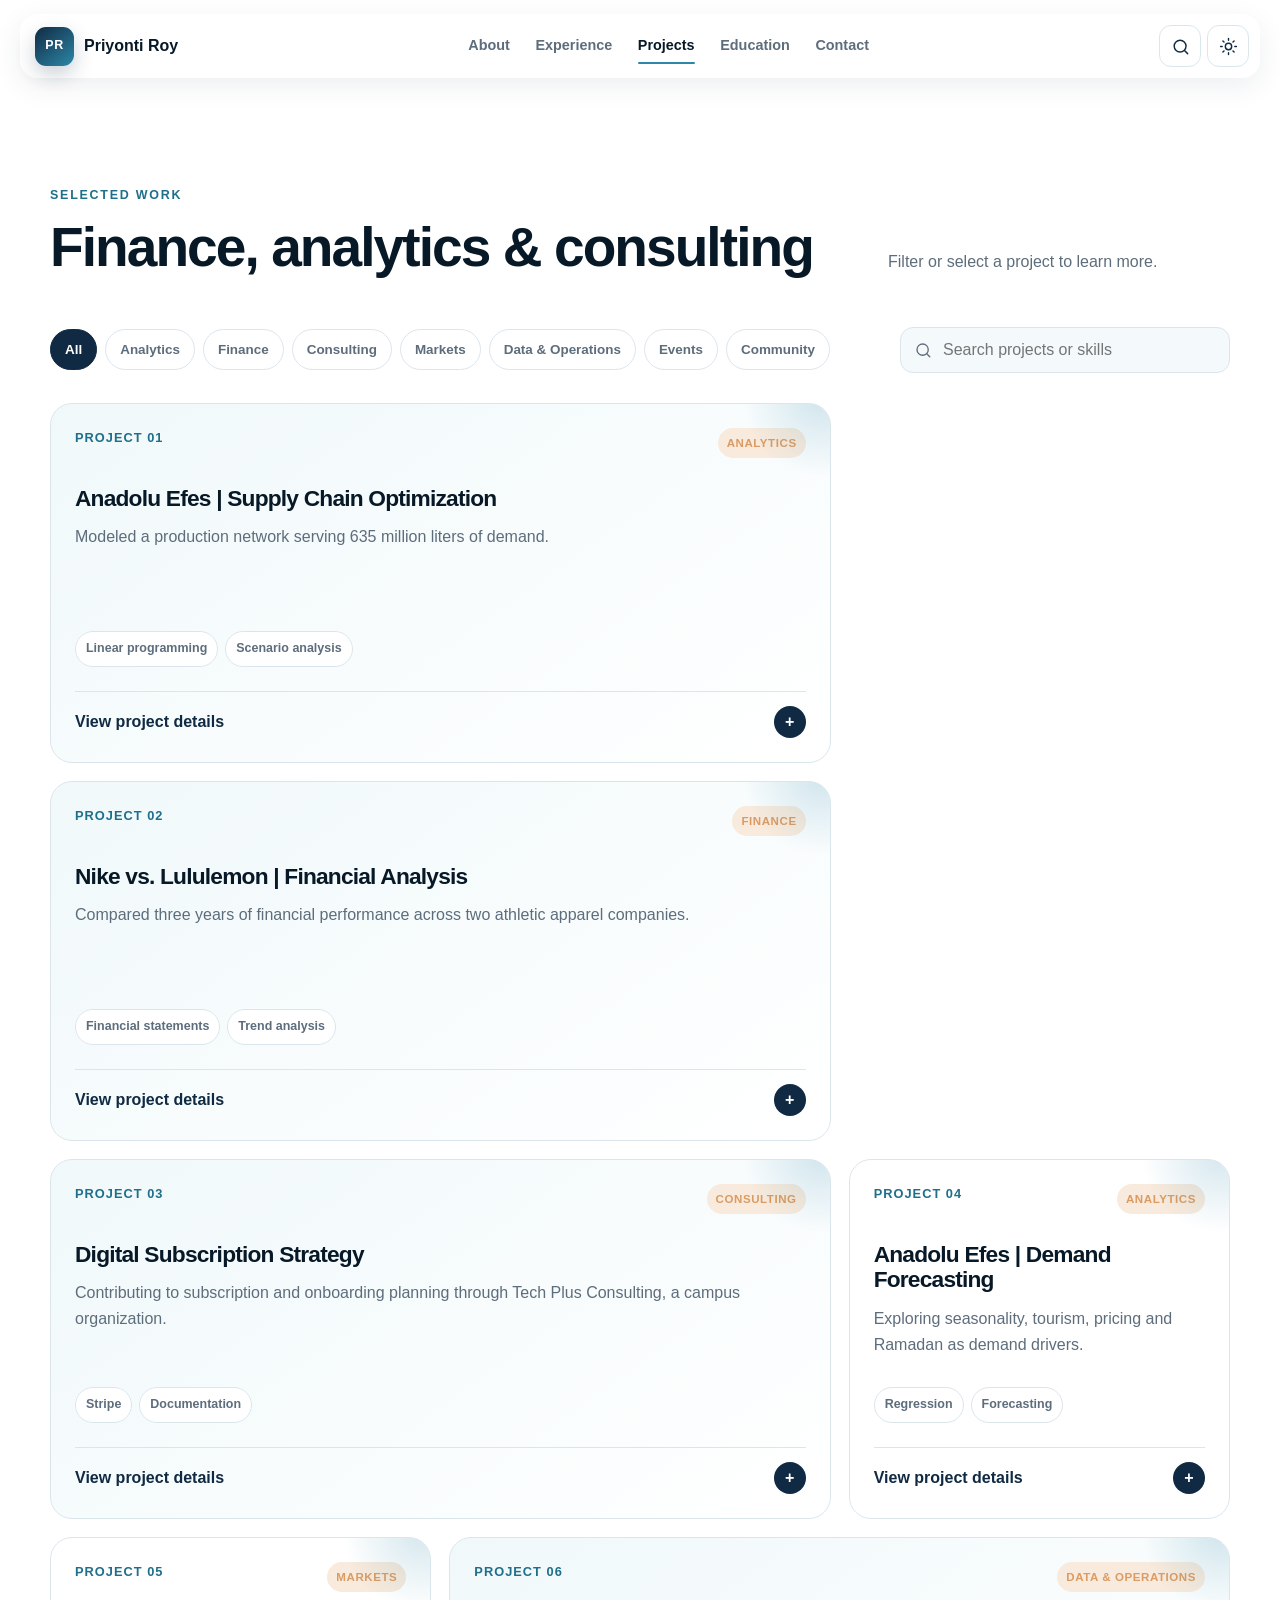
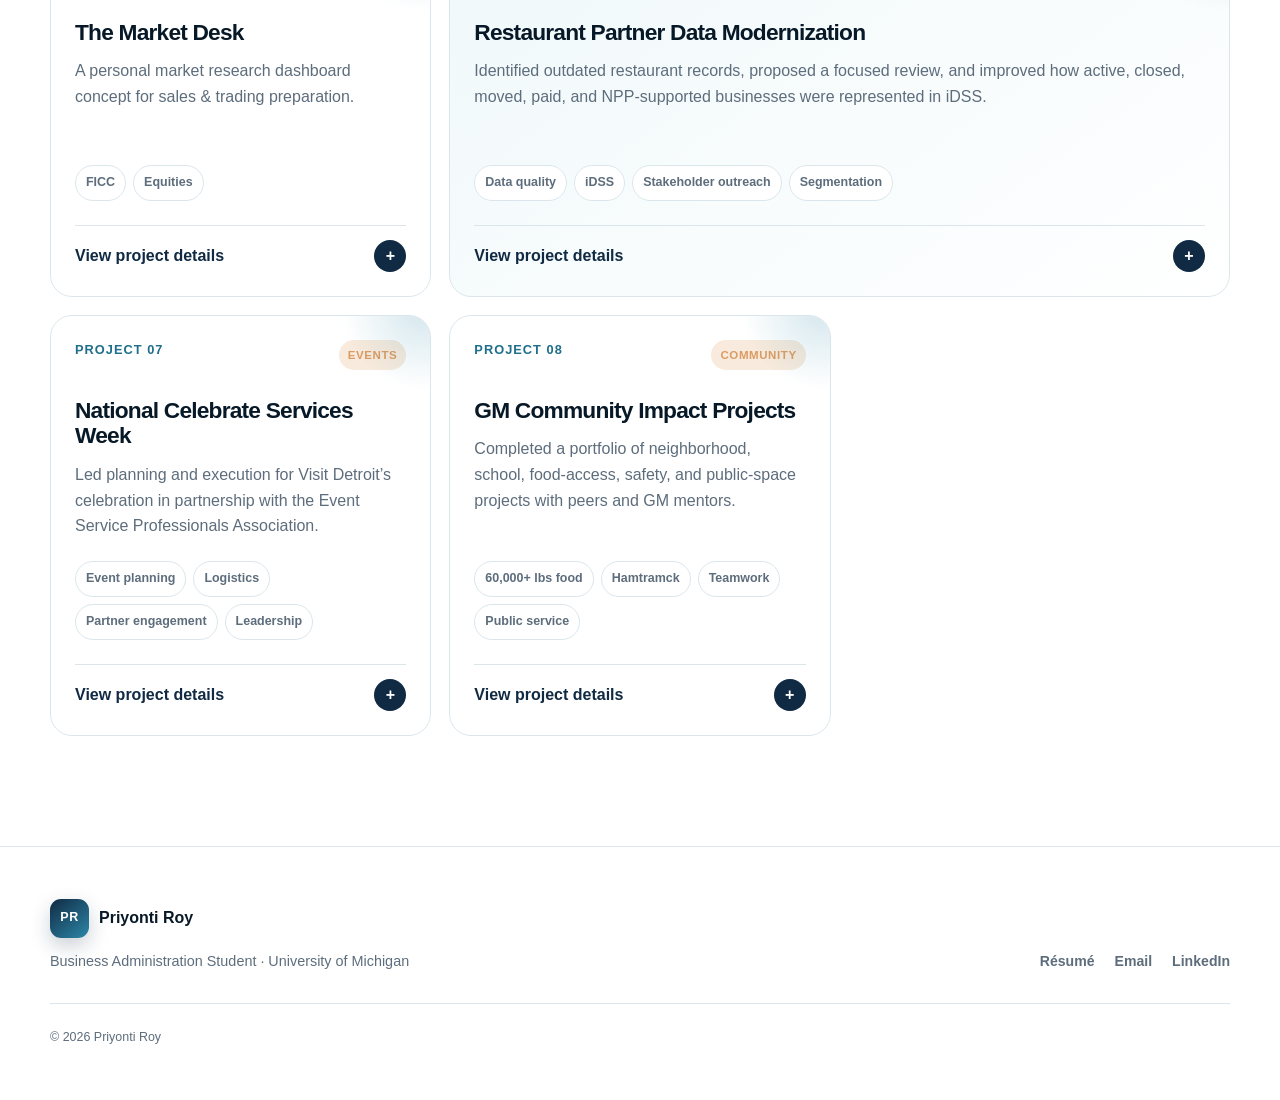
<file: projects.html>
<!DOCTYPE html>
<html lang="en" data-theme="light">
<head>
  <meta charset="UTF-8">
  <meta name="viewport" content="width=device-width, initial-scale=1.0">
  <meta name="description" content="Priyonti Roy is a Michigan Ross business student and financial services representative at University of Michigan Student Organization Account Service, with experience in account support, partner operations, and community service.">
  <meta name="theme-color" content="#102a43">
  <meta property="og:title" content="Priyonti Roy | Business Administration Student">
  <meta property="og:description" content="Student organization finance, business operations, partnerships, and community impact.">
  <meta property="og:type" content="website">
  <meta property="og:image" content="assets/priyonti-roy-headshot.jpg">
  <title>Priyonti Roy | Business Administration Student</title>
  <link rel="icon" href="assets/favicon.svg" type="image/svg+xml">
  <link rel="stylesheet" href="styles.css">
  <script type="application/ld+json">
  {
    "@context": "https://schema.org",
    "@type": "Person",
    "name": "Priyonti Roy",
    "jobTitle": "Business Administration Student",
    "email": "mailto:priyonti@umich.edu",
    "telephone": "+1-313-707-7119",
    "url": "https://www.linkedin.com/in/priyonti",
    "alumniOf": {
      "@type": "CollegeOrUniversity",
      "name": "University of Michigan - Stephen M. Ross School of Business"
    }
  }
  </script>
</head>
<body data-page="projects">
  <a class="skip-link" href="#main">Skip to content</a>
  <div class="scroll-progress" aria-hidden="true"><span id="scrollProgress"></span></div>

  <header class="site-header" id="top">
    <nav class="nav-shell" aria-label="Primary navigation">
      <a class="brand" href="index.html" aria-label="Priyonti Roy home">
        <span class="brand-mark">PR</span>
        <span class="brand-text">Priyonti Roy</span>
      </a>

      <button class="mobile-menu-btn" id="mobileMenuBtn" aria-expanded="false" aria-controls="navLinks" aria-label="Open navigation">
        <span></span><span></span><span></span>
      </button>

      <div class="nav-links" id="navLinks">
        <a href="about.html">About</a>
        <a href="experience.html">Experience</a>
        <a href="projects.html">Projects</a>
        <a href="education.html">Education</a>
        <a href="contact.html">Contact</a>
      </div>

      <div class="nav-actions">
        <button class="icon-btn" id="commandBtn" aria-label="Open quick navigation" title="Quick navigation (Ctrl/⌘ + K)">
          <svg viewBox="0 0 24 24" aria-hidden="true"><path d="m21 21-4.3-4.3m2.3-5.2a7.5 7.5 0 1 1-15 0 7.5 7.5 0 0 1 15 0Z"/></svg>
        </button>
        <button class="icon-btn" id="themeToggle" aria-label="Switch color theme" title="Switch theme">
          <svg class="sun-icon" viewBox="0 0 24 24" aria-hidden="true"><circle cx="12" cy="12" r="4"/><path d="M12 2v2m0 16v2M4.93 4.93l1.42 1.42m11.3 11.3 1.42 1.42M2 12h2m16 0h2M4.93 19.07l1.42-1.42m11.3-11.3 1.42-1.42"/></svg>
          <svg class="moon-icon" viewBox="0 0 24 24" aria-hidden="true"><path d="M20.5 14.2A8 8 0 0 1 9.8 3.5 8.5 8.5 0 1 0 20.5 14.2Z"/></svg>
        </button>
      </div>
    </nav>
  </header>

  <main id="main" class="page-main">
    <section class="section projects-section" id="projects">
      <div class="container">
        <div class="section-heading reveal">
          <div>
            <p class="section-kicker">Selected work</p>
            <h2>Finance, analytics &amp; consulting</h2>
          </div>
          <p>Filter or select a project to learn more.</p>
        </div>

        <div class="project-toolbar reveal" data-delay="60">
          <div class="filter-group" id="projectFilters" aria-label="Project filters"></div>
          <label class="project-search">
            <span class="sr-only">Search projects</span>
            <svg viewBox="0 0 24 24" aria-hidden="true"><path d="m21 21-4.3-4.3m2.3-5.2a7.5 7.5 0 1 1-15 0 7.5 7.5 0 0 1 15 0Z"/></svg>
            <input id="projectSearch" type="search" placeholder="Search projects or skills">
          </label>
        </div>

        <div class="project-grid" id="projectGrid" aria-live="polite"></div>
        <p class="empty-state" id="projectEmpty" hidden>No projects match that search yet.</p>
      </div>
    </section>
  </main>

  <footer class="site-footer">
    <div class="container footer-inner">
      <div>
        <a class="brand" href="index.html"><span class="brand-mark">PR</span><span class="brand-text">Priyonti Roy</span></a>
        <p>Business Administration Student · University of Michigan</p>
      </div>
      <div class="footer-links">
        <a href="https://docs.google.com/document/d/1HUGdMYdrQz0wbWyW3dpYF0zdX2q_8Txd/edit?usp=drivesdk&amp;ouid=112991153700534996091&amp;rtpof=true&amp;sd=true" target="_blank" rel="noopener">Résumé</a>
        <a href="https://mail.google.com/mail/?view=cm&fs=1&to=priyonti%40umich.edu" target="_blank" rel="noopener" aria-label="Compose an email to Priyonti Roy in Gmail">Email</a>
        <a href="https://www.linkedin.com/in/priyonti" target="_blank" rel="noopener">LinkedIn</a>
      </div>
      <p class="copyright">© <span id="currentYear"></span> Priyonti Roy</p>
    </div>
  </footer>

  <dialog class="project-modal" id="projectModal" aria-labelledby="projectModalTitle">
    <button class="modal-close" id="projectModalClose" aria-label="Close project details">×</button>
    <div id="projectModalContent"></div>
  </dialog>

  <dialog class="command-modal" id="commandModal" aria-labelledby="commandTitle">
    <div class="command-header">
      <svg viewBox="0 0 24 24" aria-hidden="true"><path d="m21 21-4.3-4.3m2.3-5.2a7.5 7.5 0 1 1-15 0 7.5 7.5 0 0 1 15 0Z"/></svg>
      <input id="commandInput" type="search" placeholder="Search sections, projects, or contact details" aria-label="Search portfolio">
      <button id="commandClose" aria-label="Close quick navigation">Esc</button>
    </div>
    <div class="command-results" id="commandResults"></div>
    <p class="command-hint">Use ↑ ↓ to navigate · Enter to open · Esc to close</p>
  </dialog>

  <div class="toast" id="toast" role="status" aria-live="polite"></div>

  <script src="script.js"></script>
</body>
</html>
</file>
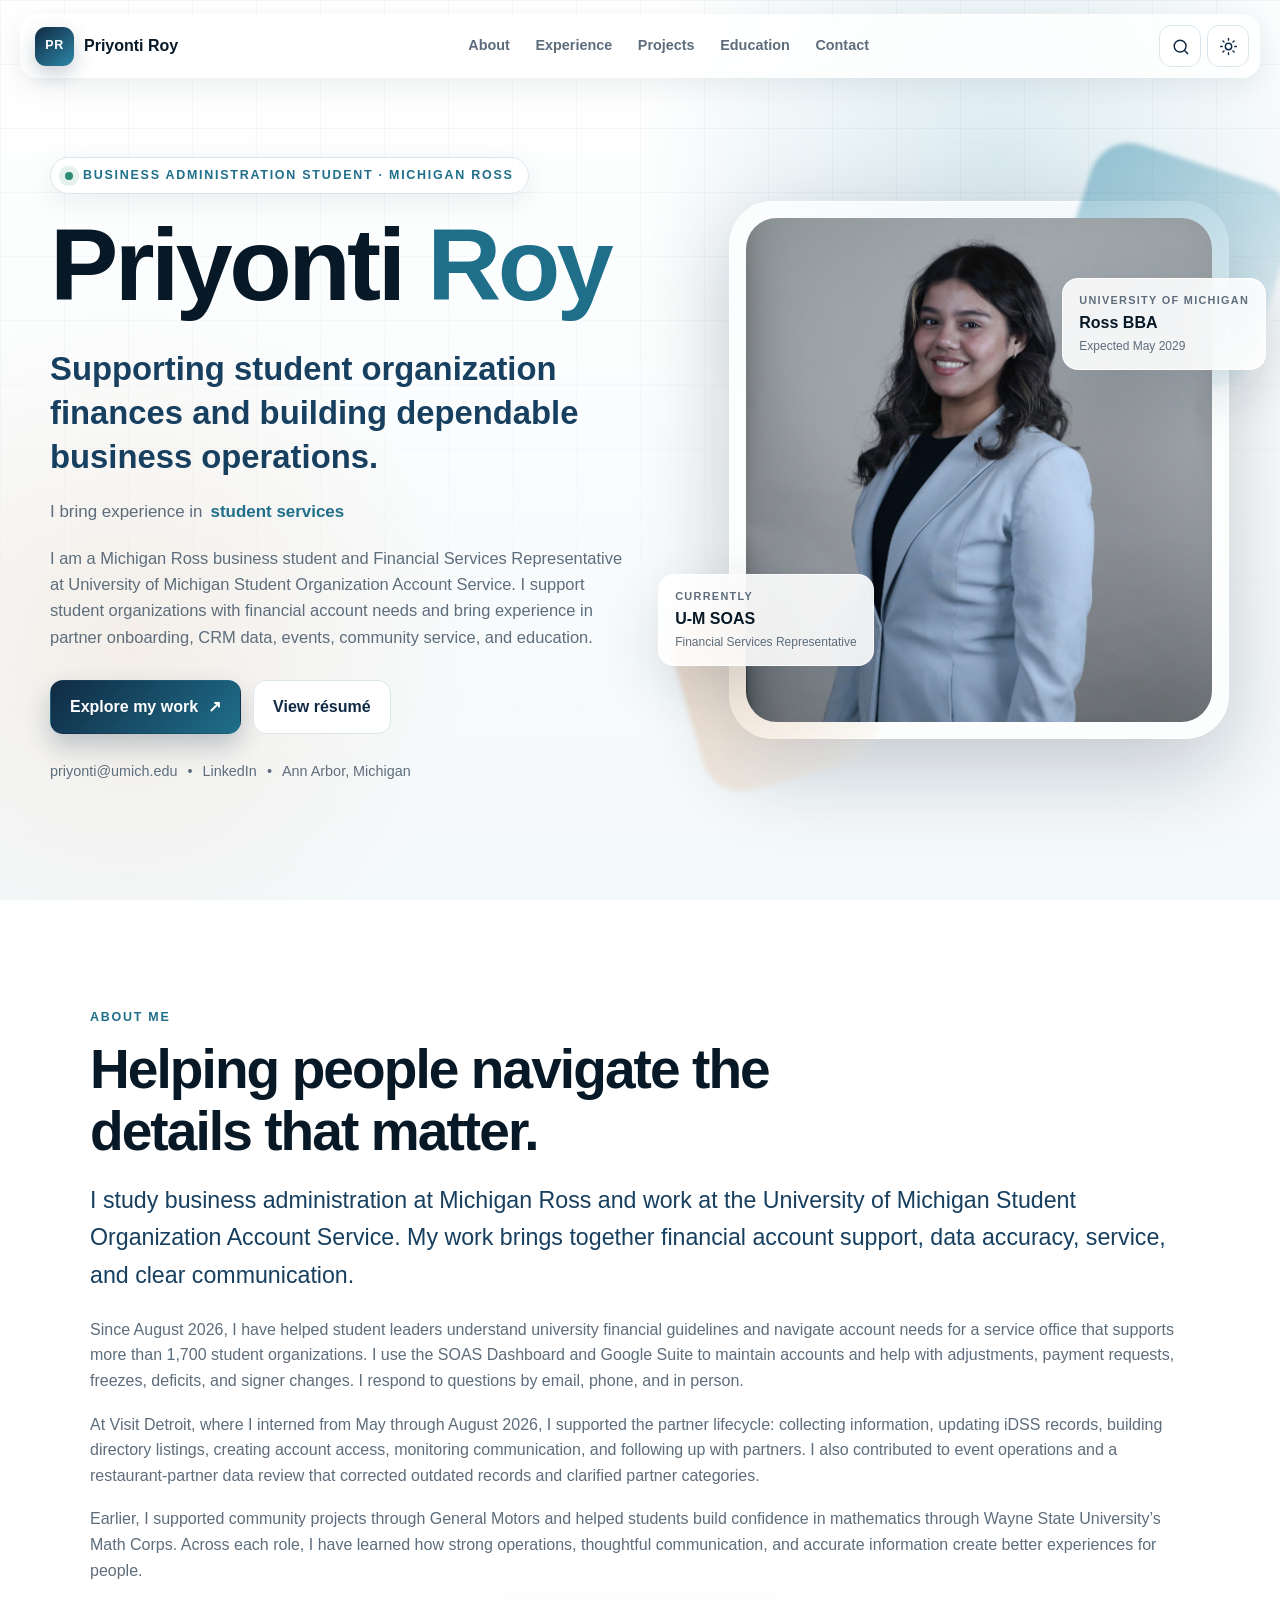
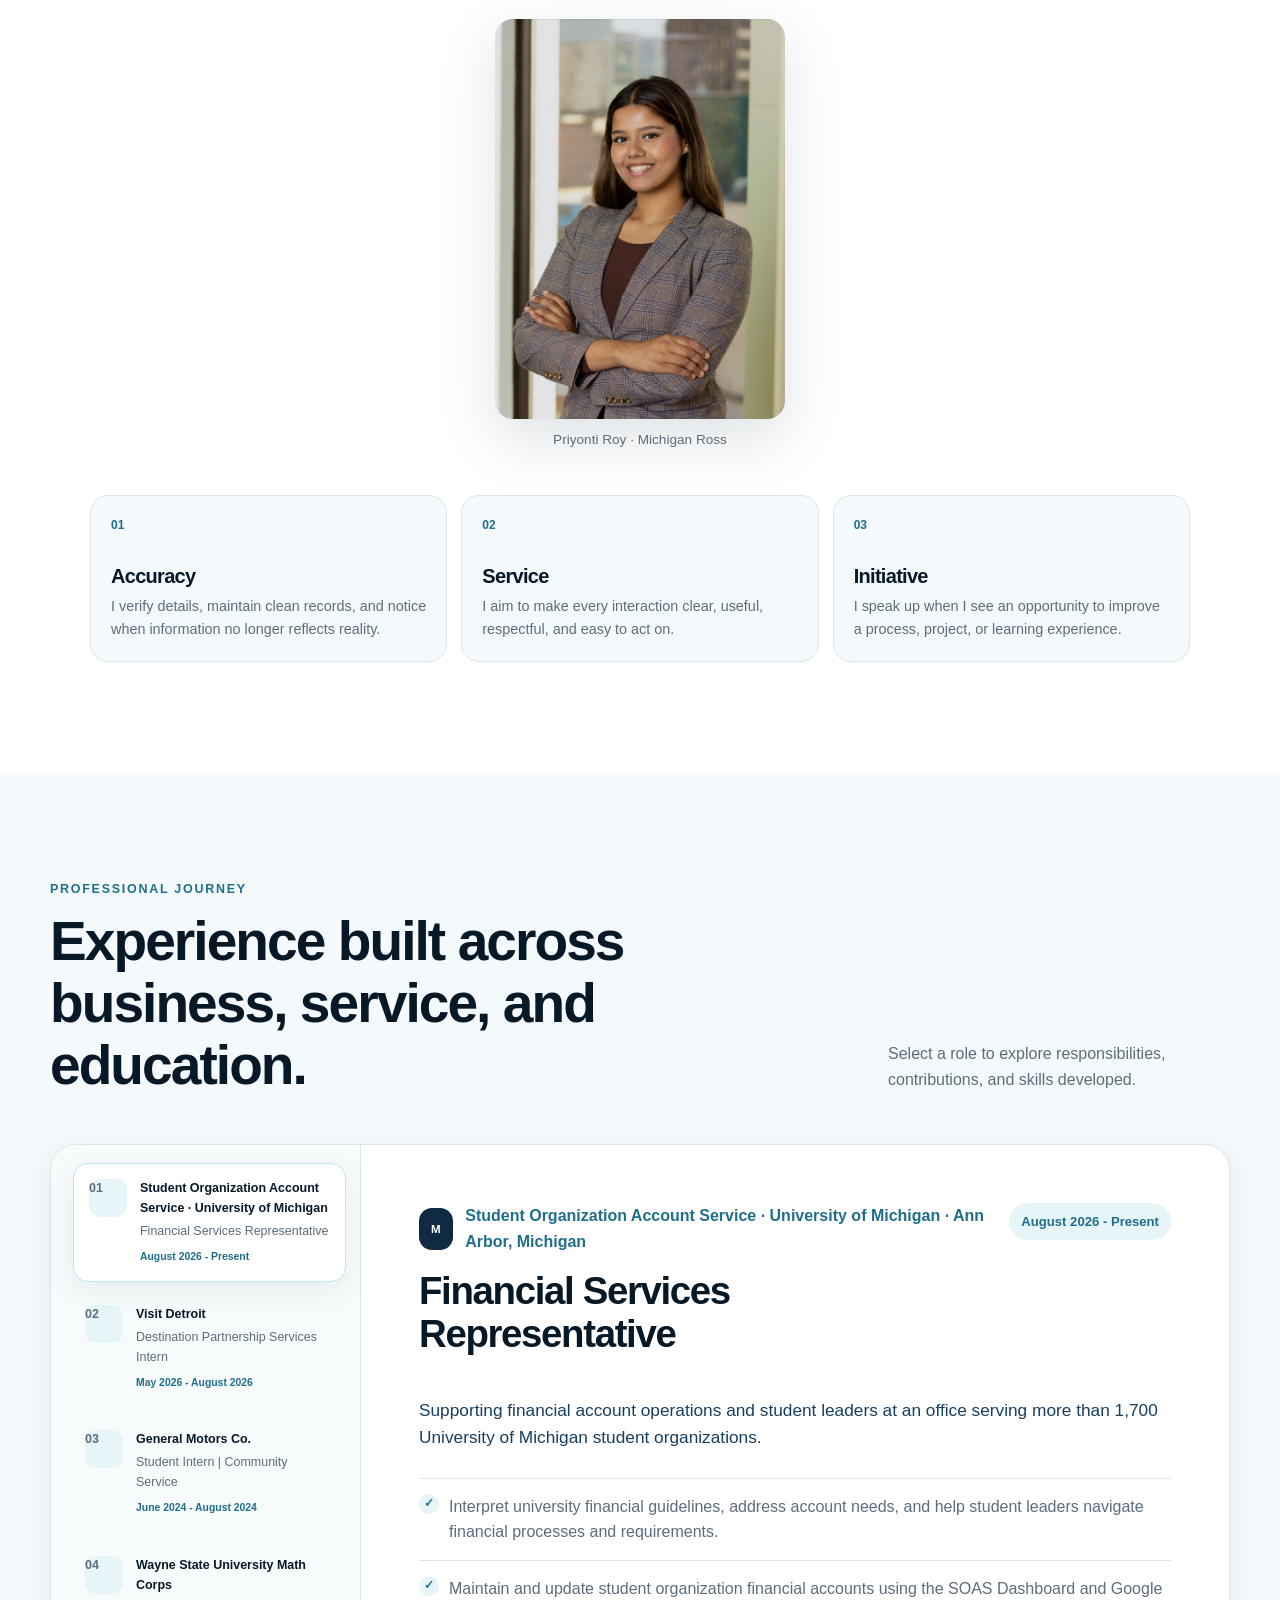
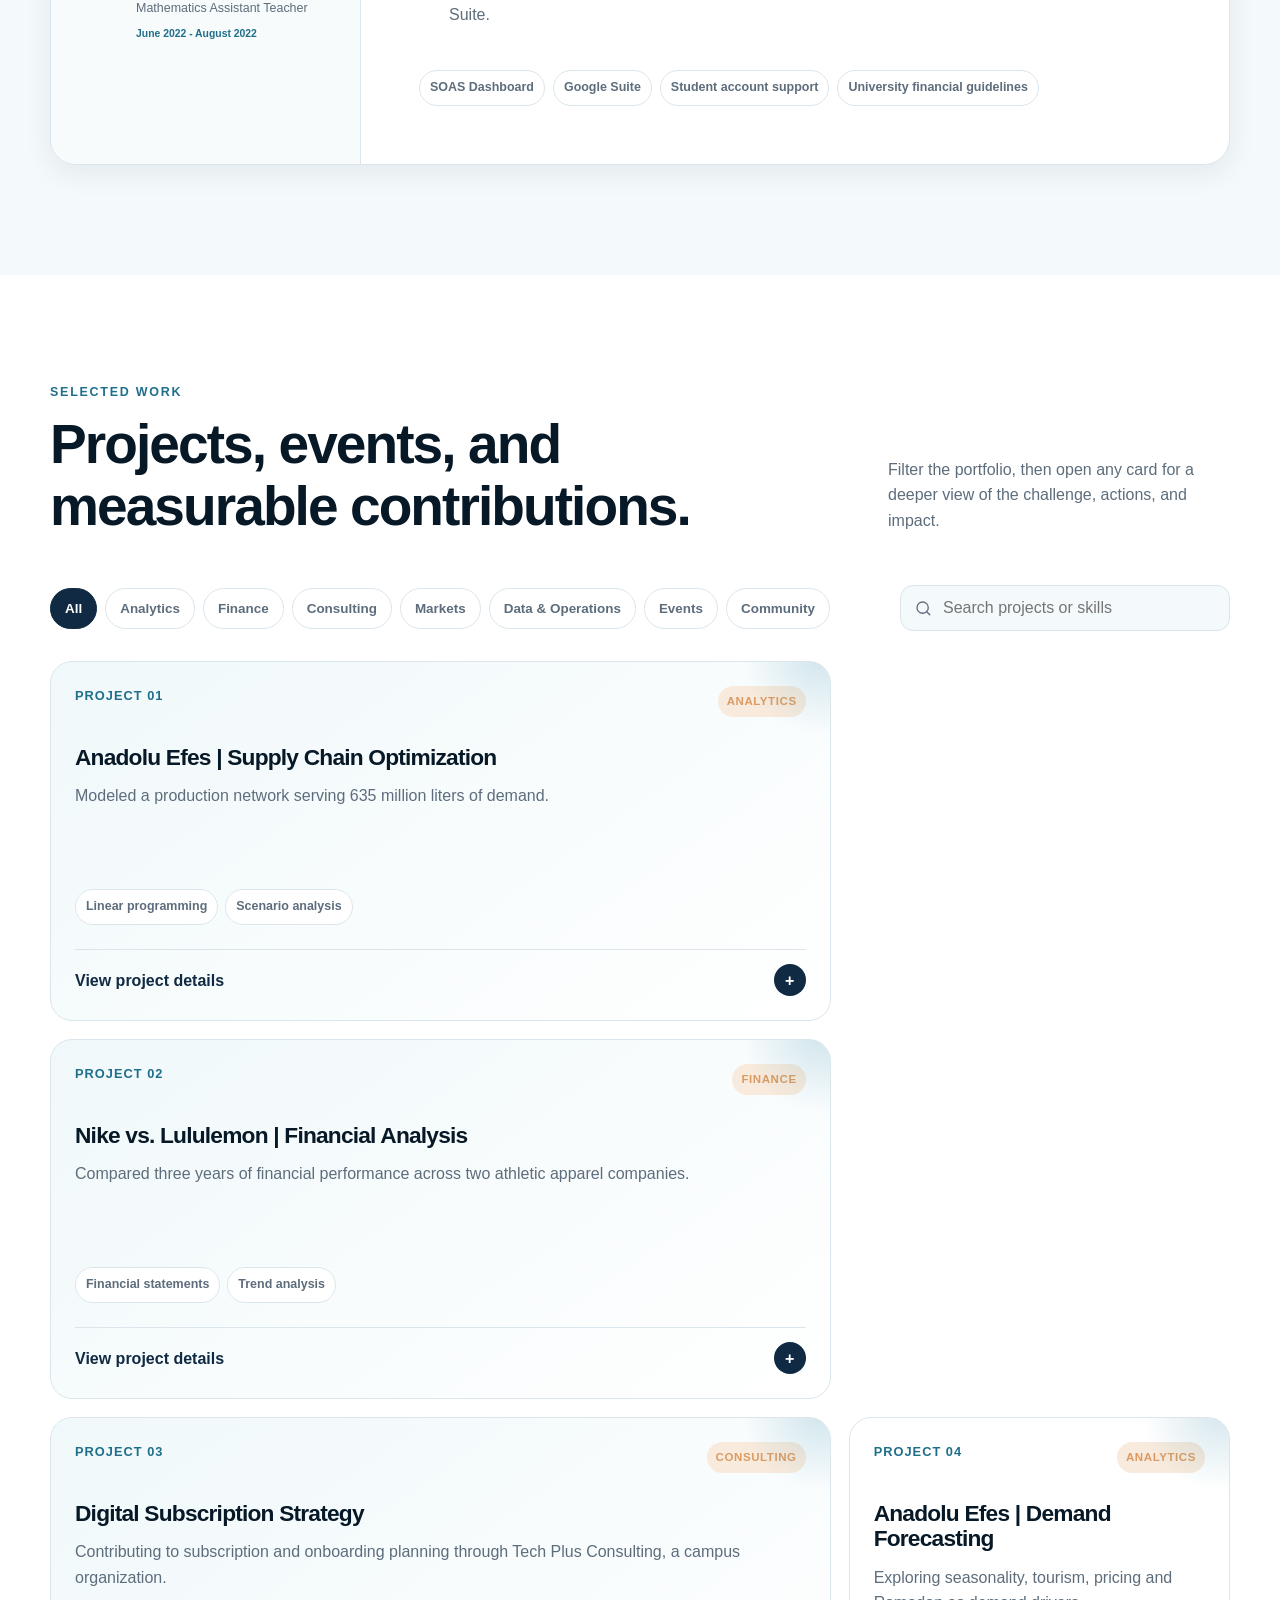
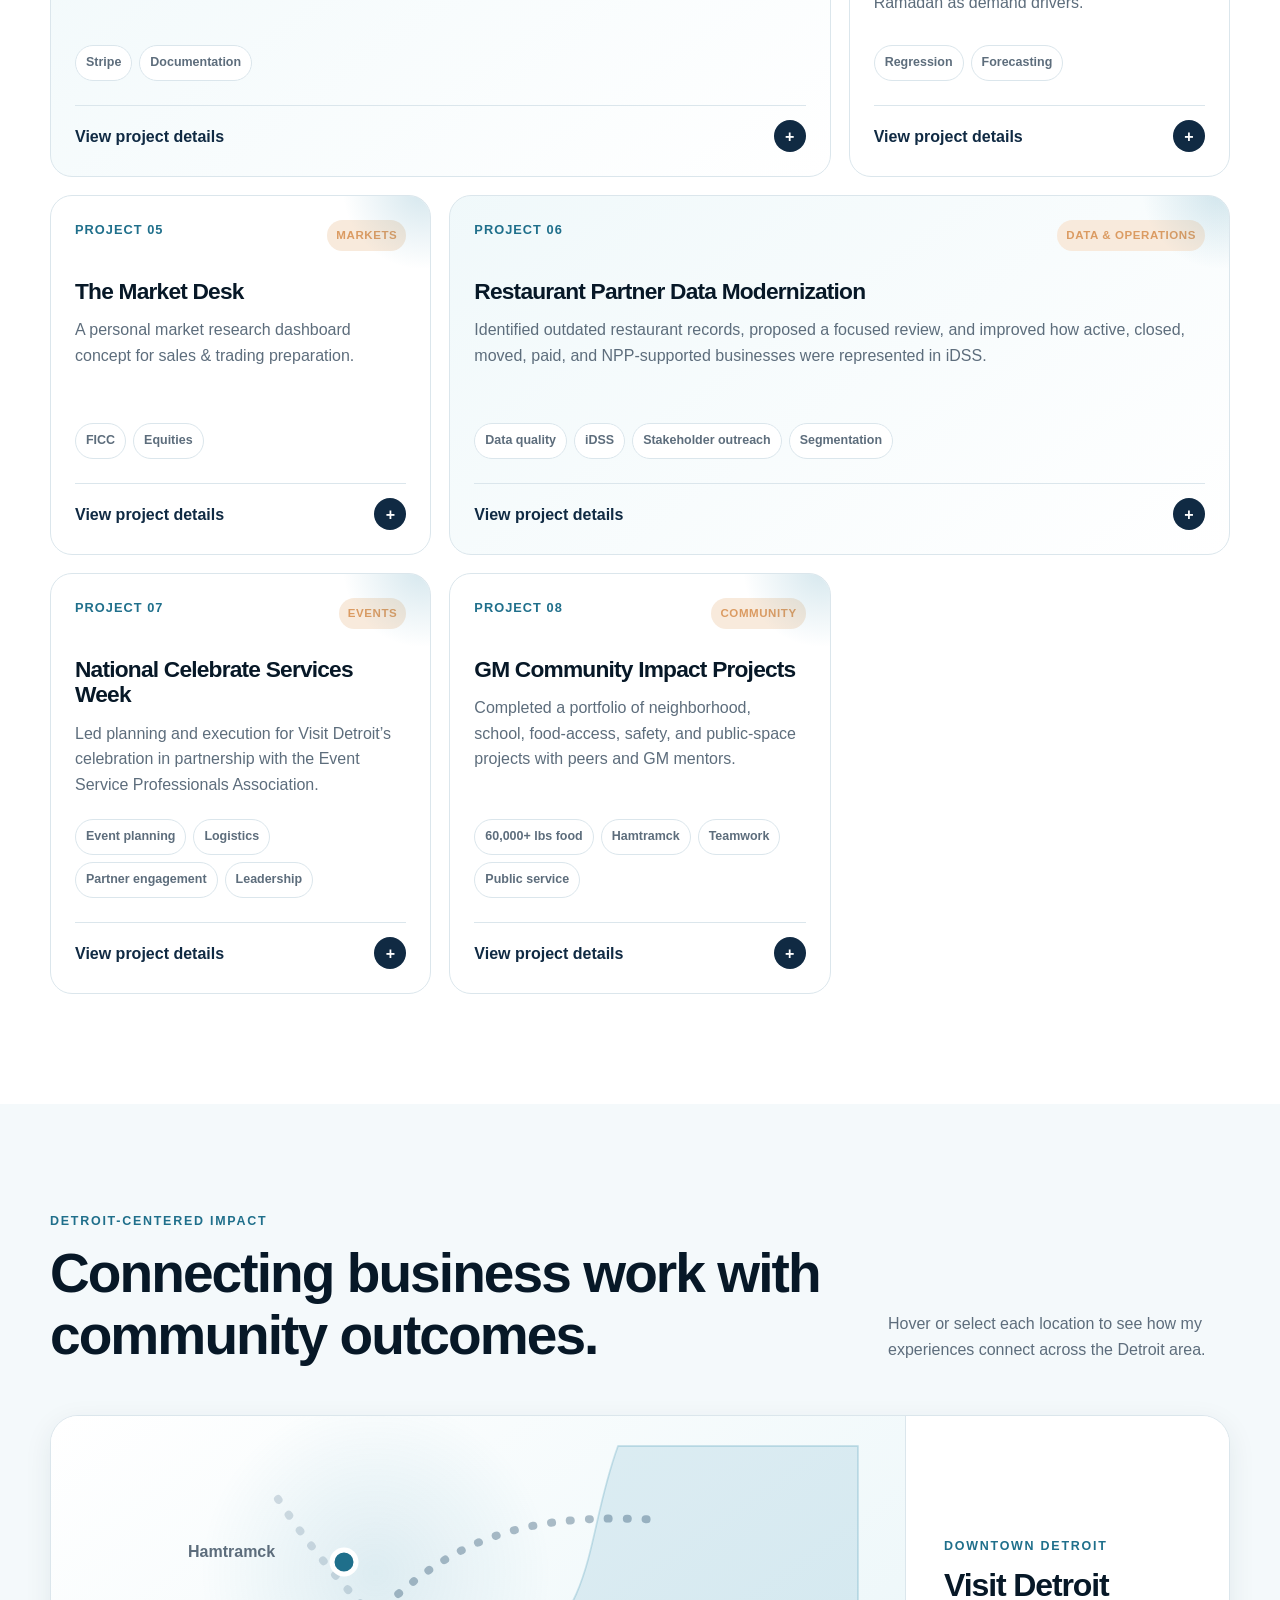
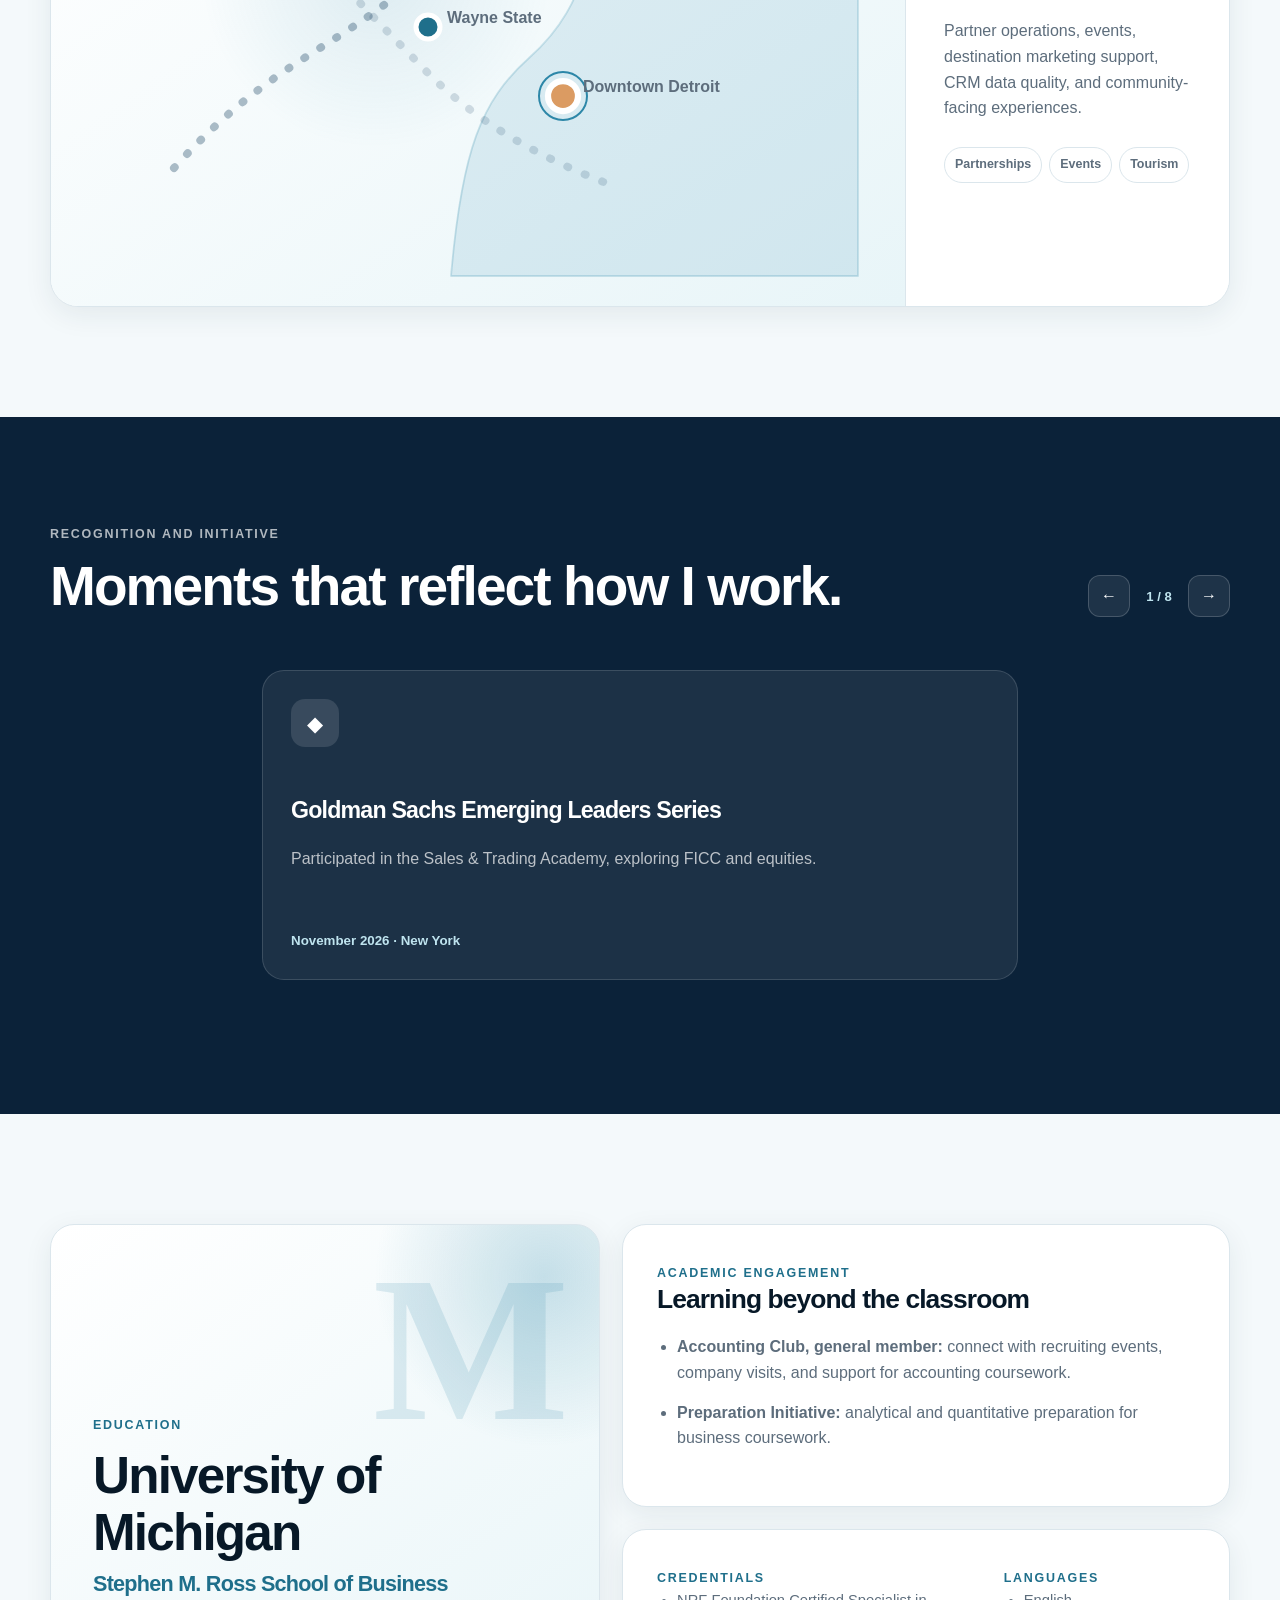
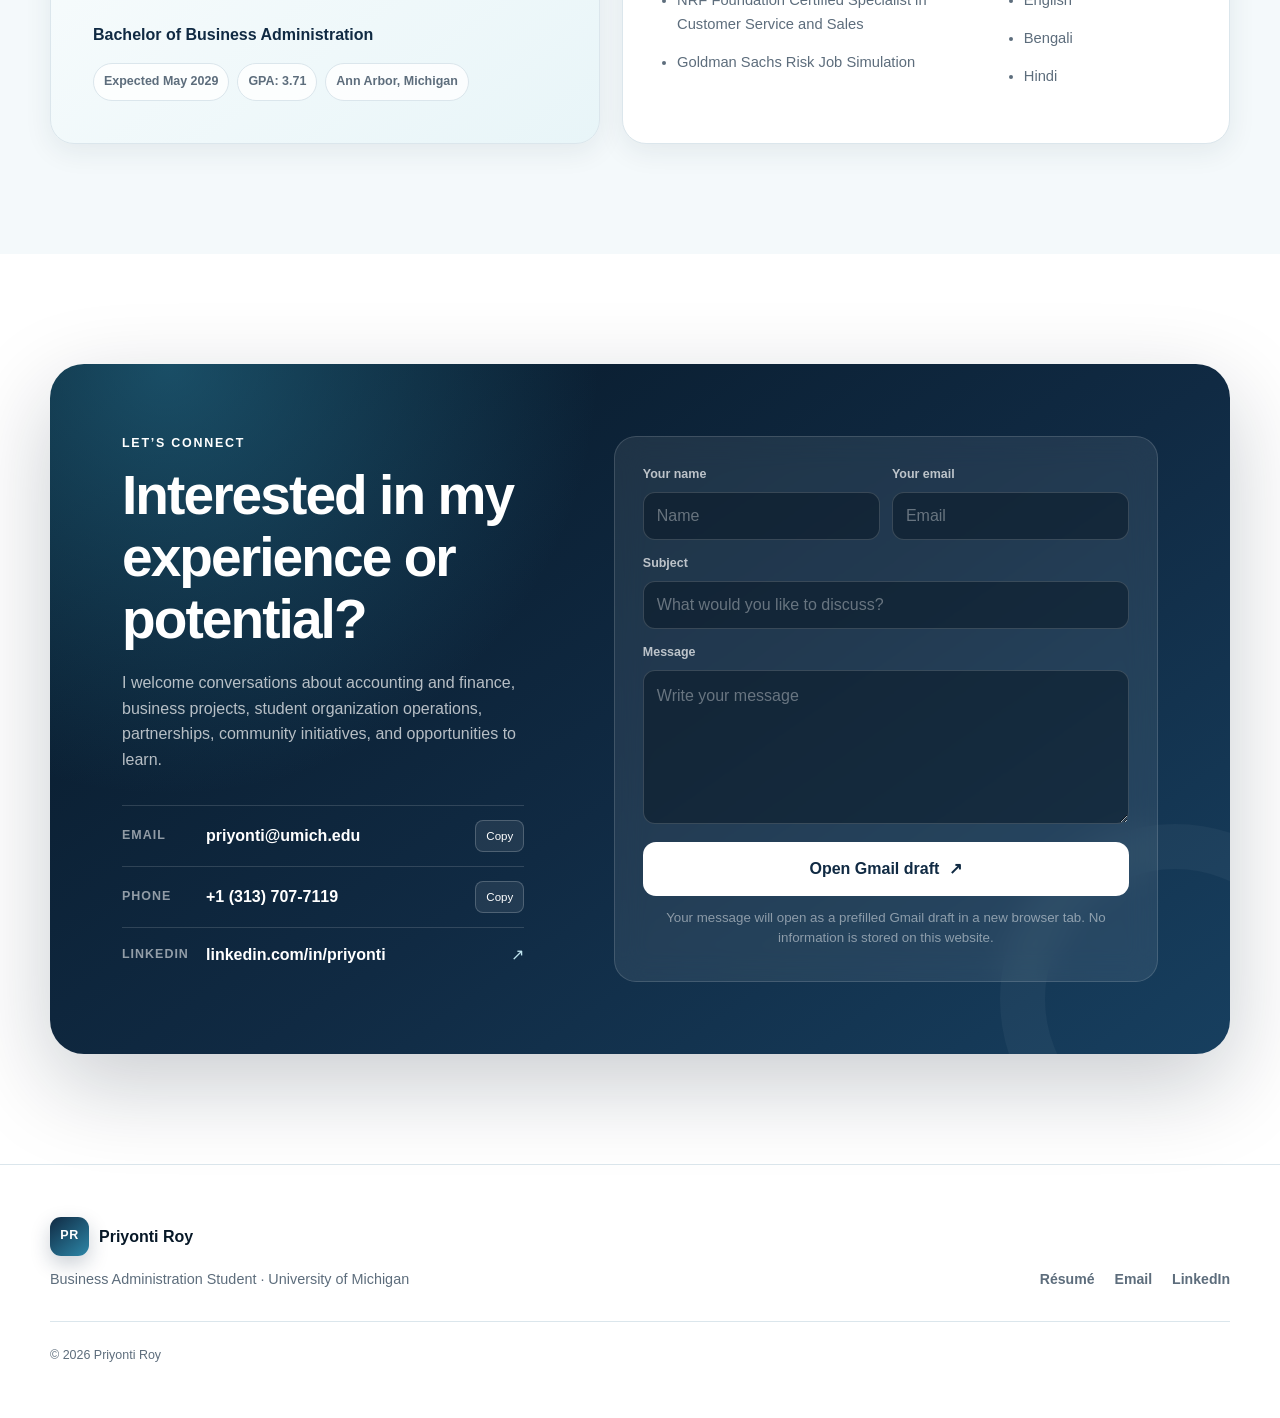
<file: site-template.html>
<!DOCTYPE html>
<html lang="en" data-theme="light">
<head>
  <meta charset="UTF-8">
  <meta name="viewport" content="width=device-width, initial-scale=1.0">
  <meta name="description" content="Priyonti Roy is a Michigan Ross business student and financial services representative at University of Michigan Student Organization Account Service, with experience in account support, partner operations, and community service.">
  <meta name="theme-color" content="#102a43">
  <meta property="og:title" content="Priyonti Roy | Business Administration Student">
  <meta property="og:description" content="Student organization finance, business operations, partnerships, and community impact.">
  <meta property="og:type" content="website">
  <meta property="og:image" content="assets/priyonti-roy-headshot.jpg">
  <title>Priyonti Roy | Business Administration Student</title>
  <link rel="icon" href="assets/favicon.svg" type="image/svg+xml">
  <link rel="stylesheet" href="styles.css">
  <script type="application/ld+json">
  {
    "@context": "https://schema.org",
    "@type": "Person",
    "name": "Priyonti Roy",
    "jobTitle": "Business Administration Student",
    "email": "mailto:priyonti@umich.edu",
    "telephone": "+1-313-707-7119",
    "url": "https://www.linkedin.com/in/priyonti",
    "alumniOf": {
      "@type": "CollegeOrUniversity",
      "name": "University of Michigan - Stephen M. Ross School of Business"
    }
  }
  </script>
</head>
<body>
  <a class="skip-link" href="#main">Skip to content</a>
  <div class="scroll-progress" aria-hidden="true"><span id="scrollProgress"></span></div>

  <header class="site-header" id="top">
    <nav class="nav-shell" aria-label="Primary navigation">
      <a class="brand" href="index.html" aria-label="Priyonti Roy home">
        <span class="brand-mark">PR</span>
        <span class="brand-text">Priyonti Roy</span>
      </a>

      <button class="mobile-menu-btn" id="mobileMenuBtn" aria-expanded="false" aria-controls="navLinks" aria-label="Open navigation">
        <span></span><span></span><span></span>
      </button>

      <div class="nav-links" id="navLinks">
        <a href="about.html">About</a>
        <a href="experience.html">Experience</a>
        <a href="projects.html">Projects</a>
        <a href="education.html">Education</a>
        <a href="contact.html">Contact</a>
      </div>

      <div class="nav-actions">
        <button class="icon-btn" id="commandBtn" aria-label="Open quick navigation" title="Quick navigation (Ctrl/⌘ + K)">
          <svg viewBox="0 0 24 24" aria-hidden="true"><path d="m21 21-4.3-4.3m2.3-5.2a7.5 7.5 0 1 1-15 0 7.5 7.5 0 0 1 15 0Z"/></svg>
        </button>
        <button class="icon-btn" id="themeToggle" aria-label="Switch color theme" title="Switch theme">
          <svg class="sun-icon" viewBox="0 0 24 24" aria-hidden="true"><circle cx="12" cy="12" r="4"/><path d="M12 2v2m0 16v2M4.93 4.93l1.42 1.42m11.3 11.3 1.42 1.42M2 12h2m16 0h2M4.93 19.07l1.42-1.42m11.3-11.3 1.42-1.42"/></svg>
          <svg class="moon-icon" viewBox="0 0 24 24" aria-hidden="true"><path d="M20.5 14.2A8 8 0 0 1 9.8 3.5 8.5 8.5 0 1 0 20.5 14.2Z"/></svg>
        </button>
      </div>
    </nav>
  </header>

  <main id="main">
    <section class="hero section" id="home">
      <div class="hero-grid container">
        <div class="hero-copy reveal">
          <p class="eyebrow"><span class="status-dot"></span> Business Administration Student · Michigan Ross</p>
          <h1>Priyonti <span>Roy</span></h1>
          <p class="hero-lead">Supporting student organization finances and building dependable business operations.</p>
          <div class="rotating-line" aria-live="polite">
            <span>I bring experience in</span>
            <strong id="rotatingRole">partnership operations</strong>
          </div>
          <p class="hero-description">I am a Michigan Ross business student and Financial Services Representative at University of Michigan Student Organization Account Service. I support student organizations with financial account needs and bring experience in partner onboarding, CRM data, events, community service, and education.</p>
          <div class="hero-buttons">
            <a class="btn btn-primary" href="projects.html">Explore my work <span aria-hidden="true">↗</span></a>
            <a class="btn btn-secondary" href="https://docs.google.com/document/d/1HUGdMYdrQz0wbWyW3dpYF0zdX2q_8Txd/edit?usp=drivesdk&amp;ouid=112991153700534996091&amp;rtpof=true&amp;sd=true" target="_blank" rel="noopener">View résumé</a>
          </div>
          <div class="hero-contact-row" aria-label="Contact links">
            <a href="https://mail.google.com/mail/?view=cm&fs=1&to=priyonti%40umich.edu" target="_blank" rel="noopener" aria-label="Compose an email to Priyonti Roy in Gmail">priyonti@umich.edu</a>
            <span>•</span>
            <a href="https://www.linkedin.com/in/priyonti" target="_blank" rel="noopener">LinkedIn</a>
            <span>•</span>
            <span>Ann Arbor, Michigan</span>
          </div>
        </div>

        <div class="hero-visual reveal" data-delay="120">
          <div class="portrait-frame">
            <div class="portrait-accent accent-one"></div>
            <div class="portrait-accent accent-two"></div>
            <img src="assets/priyonti-roy-headshot.jpg" alt="Professional portrait of Priyonti Roy" width="1894" height="2048">
            <div class="portrait-card card-current">
              <span>Currently</span>
              <strong>U-M SOAS</strong>
              <small>Financial Services Representative</small>
            </div>
            <div class="portrait-card card-school">
              <span>University of Michigan</span>
              <strong>Ross BBA</strong>
              <small>Expected May 2029</small>
            </div>
          </div>
        </div>
      </div>

    </section>

    <section class="section about-section" id="about">
      <div class="container about-grid">
        <div class="about-content reveal" data-delay="100">
          <p class="section-kicker">About me</p>
          <h2>Helping people navigate the details that matter.</h2>
          <p class="section-intro">I study business administration at Michigan Ross and work at the University of Michigan Student Organization Account Service. My work brings together financial account support, data accuracy, service, and clear communication.</p>
          <div class="about-copy">
            <p>Since August 2026, I have helped student leaders understand university financial guidelines and navigate account needs for a service office that supports more than 1,700 student organizations. I use the SOAS Dashboard and Google Suite to maintain accounts and help with adjustments, payment requests, freezes, deficits, and signer changes. I respond to questions by email, phone, and in person.</p>
            <p>At Visit Detroit, where I interned from May through August 2026, I supported the partner lifecycle: collecting information, updating iDSS records, building directory listings, creating account access, monitoring communication, and following up with partners. I also contributed to event operations and a restaurant-partner data review that corrected outdated records and clarified partner categories.</p>
            <p>Earlier, I supported community projects through General Motors and helped students build confidence in mathematics through Wayne State University’s Math Corps. Across each role, I have learned how strong operations, thoughtful communication, and accurate information create better experiences for people.</p>
          </div>
          <figure class="about-photo"><img src="assets/priyonti-roy-second-portrait.jpg" alt="Priyonti Roy smiling in a checked blazer" width="1320" height="1820" loading="lazy"><figcaption>Priyonti Roy · Michigan Ross</figcaption></figure>

          <div class="principles-grid">
            <article>
              <span>01</span>
              <h3>Accuracy</h3>
              <p>I verify details, maintain clean records, and notice when information no longer reflects reality.</p>
            </article>
            <article>
              <span>02</span>
              <h3>Service</h3>
              <p>I aim to make every interaction clear, useful, respectful, and easy to act on.</p>
            </article>
            <article>
              <span>03</span>
              <h3>Initiative</h3>
              <p>I speak up when I see an opportunity to improve a process, project, or learning experience.</p>
            </article>
          </div>
        </div>
      </div>
    </section>

    <section class="section experience-section" id="experience">
      <div class="container">
        <div class="section-heading reveal">
          <div>
            <p class="section-kicker">Professional journey</p>
            <h2>Experience built across business, service, and education.</h2>
          </div>
          <p>Select a role to explore responsibilities, contributions, and skills developed.</p>
        </div>

        <div class="experience-layout reveal" data-delay="80">
          <div class="experience-tabs" id="experienceTabs" role="tablist" aria-label="Professional experience"></div>
          <div class="experience-panel" id="experiencePanel" role="tabpanel" tabindex="0"></div>
        </div>
      </div>
    </section>

    <section class="section projects-section" id="projects">
      <div class="container">
        <div class="section-heading reveal">
          <div>
            <p class="section-kicker">Selected work</p>
            <h2>Projects, events, and measurable contributions.</h2>
          </div>
          <p>Filter the portfolio, then open any card for a deeper view of the challenge, actions, and impact.</p>
        </div>

        <div class="project-toolbar reveal" data-delay="60">
          <div class="filter-group" id="projectFilters" aria-label="Project filters"></div>
          <label class="project-search">
            <span class="sr-only">Search projects</span>
            <svg viewBox="0 0 24 24" aria-hidden="true"><path d="m21 21-4.3-4.3m2.3-5.2a7.5 7.5 0 1 1-15 0 7.5 7.5 0 0 1 15 0Z"/></svg>
            <input id="projectSearch" type="search" placeholder="Search projects or skills">
          </label>
        </div>

        <div class="project-grid" id="projectGrid" aria-live="polite"></div>
        <p class="empty-state" id="projectEmpty" hidden>No projects match that search yet.</p>
      </div>
    </section>

    <section class="section impact-section" id="impact">
      <div class="container">
        <div class="section-heading reveal">
          <div>
            <p class="section-kicker">Detroit-centered impact</p>
            <h2>Connecting business work with community outcomes.</h2>
          </div>
          <p>Hover or select each location to see how my experiences connect across the Detroit area.</p>
        </div>

        <div class="impact-map-card reveal" data-delay="80">
          <div class="map-visual" aria-label="Stylized map of Detroit-area professional experiences">
            <svg viewBox="0 0 760 430" role="img" aria-labelledby="mapTitle mapDesc">
              <title id="mapTitle">Detroit area experience map</title>
              <desc id="mapDesc">A stylized map with points for downtown Detroit, Hamtramck, and Wayne State University.</desc>
              <path class="river" d="M520 0c-32 88-20 151-89 212-48 43-67 92-78 218h407V0H520Z"/>
              <path class="map-line" d="M76 322c93-103 154-115 234-182 74-61 149-72 254-66"/>
              <path class="map-line secondary" d="M180 53c50 76 96 118 144 168 53 55 117 91 197 121"/>
              <circle class="map-node" cx="465" cy="250" r="12" data-map-id="downtown" tabindex="0"/>
              <circle class="map-pulse" cx="465" cy="250" r="24"/>
              <circle class="map-node" cx="330" cy="181" r="12" data-map-id="wayne" tabindex="0"/>
              <circle class="map-node" cx="246" cy="116" r="12" data-map-id="hamtramck" tabindex="0"/>
              <text x="485" y="246">Downtown Detroit</text>
              <text x="349" y="177">Wayne State</text>
              <text x="90" y="111">Hamtramck</text>
            </svg>
          </div>
          <div class="map-detail" id="mapDetail">
            <p class="map-label">Downtown Detroit</p>
            <h3>Visit Detroit</h3>
            <p>Partner operations, events, destination marketing support, CRM data quality, and community-facing experiences.</p>
            <div class="map-tags"><span>Partnerships</span><span>Events</span><span>Tourism</span></div>
          </div>
        </div>
      </div>
    </section>

    <section class="section achievements-section" id="achievements">
      <div class="container">
        <div class="section-heading reveal">
          <div>
            <p class="section-kicker">Recognition and initiative</p>
            <h2>Moments that reflect how I work.</h2>
          </div>
          <div class="carousel-controls">
            <button id="achievementPrev" class="icon-btn" aria-label="Previous achievement">←</button>
            <span class="carousel-position" id="achievementPosition" aria-live="polite"></span>
            <button id="achievementNext" class="icon-btn" aria-label="Next achievement">→</button>
          </div>
        </div>
        <div class="achievement-track is-single-card reveal" id="achievementTrack" data-delay="80" tabindex="0" aria-live="polite" aria-label="Recognition and initiative"></div>
      </div>
    </section>

    <section class="section education-section" id="education">
      <div class="container education-grid">
        <div class="education-card primary-card reveal">
          <p class="section-kicker">Education</p>
          <div class="school-mark" aria-hidden="true">M</div>
          <h2>University of Michigan</h2>
          <h3>Stephen M. Ross School of Business</h3>
          <p class="degree">Bachelor of Business Administration</p>
          <div class="education-meta">
            <span>Expected May 2029</span>
            <span>GPA: 3.71</span>
            <span>Ann Arbor, Michigan</span>
          </div>
        </div>

        <div class="education-stack reveal" data-delay="100">
          <article class="info-card">
            <span class="info-label">Academic engagement</span>
            <h3>Learning beyond the classroom</h3>
            <ul>
              <li><strong>Accounting Club, general member:</strong> connect with recruiting events, company visits, and support for accounting coursework.</li>
              <li><strong>Preparation Initiative:</strong> analytical and quantitative preparation for business coursework.</li>
            </ul>
          </article>

          <article class="info-card split-card">
            <div>
              <span class="info-label">Credentials</span>
              <ul class="compact-list">
                <li>NRF Foundation Certified Specialist in Customer Service and Sales</li>
                <li>Goldman Sachs Risk Job Simulation</li>
              </ul>
            </div>
            <div>
              <span class="info-label">Languages</span>
              <ul class="compact-list">
                <li>English</li>
                <li>Bengali</li>
                <li>Hindi</li>
              </ul>
            </div>
          </article>
        </div>
      </div>
    </section>

    <section class="section contact-section" id="contact">
      <div class="container contact-shell reveal">
        <div class="contact-copy">
          <p class="section-kicker">Let’s connect</p>
          <h2>Interested in my experience or potential?</h2>
        <p>I welcome conversations about accounting and finance, business projects, student organization operations, partnerships, community initiatives, and opportunities to learn.</p>
          <div class="contact-options">
            <div class="contact-item">
              <span>Email</span>
              <a href="https://mail.google.com/mail/?view=cm&fs=1&to=priyonti%40umich.edu" target="_blank" rel="noopener" aria-label="Compose an email to Priyonti Roy in Gmail">priyonti@umich.edu</a>
              <button class="copy-btn" data-copy="priyonti@umich.edu">Copy</button>
            </div>
            <div class="contact-item">
              <span>Phone</span>
              <a href="tel:+13137077119">+1 (313) 707-7119</a>
              <button class="copy-btn" data-copy="+1 (313) 707-7119">Copy</button>
            </div>
            <div class="contact-item">
              <span>LinkedIn</span>
              <a href="https://www.linkedin.com/in/priyonti" target="_blank" rel="noopener">linkedin.com/in/priyonti</a>
              <span class="external-mark" aria-hidden="true">↗</span>
            </div>
          </div>
        </div>

        <form class="contact-form" id="contactForm">
          <div class="field-row">
            <label>
              <span>Your name</span>
              <input type="text" id="senderName" required autocomplete="name" placeholder="Name">
            </label>
            <label>
              <span>Your email</span>
              <input type="email" id="senderEmail" required autocomplete="email" placeholder="Email">
            </label>
          </div>
          <label>
            <span>Subject</span>
            <input type="text" id="messageSubject" required placeholder="What would you like to discuss?">
          </label>
          <label>
            <span>Message</span>
            <textarea id="messageBody" rows="5" required placeholder="Write your message"></textarea>
          </label>
          <button class="btn btn-primary" type="submit">Open Gmail draft <span aria-hidden="true">↗</span></button>
          <small class="contact-form-note">Your message will open as a prefilled Gmail draft in a new browser tab. No information is stored on this website.</small>
        </form>
      </div>
    </section>
  </main>

  <footer class="site-footer">
    <div class="container footer-inner">
      <div>
        <a class="brand" href="index.html"><span class="brand-mark">PR</span><span class="brand-text">Priyonti Roy</span></a>
        <p>Business Administration Student · University of Michigan</p>
      </div>
      <div class="footer-links">
        <a href="https://docs.google.com/document/d/1HUGdMYdrQz0wbWyW3dpYF0zdX2q_8Txd/edit?usp=drivesdk&amp;ouid=112991153700534996091&amp;rtpof=true&amp;sd=true" target="_blank" rel="noopener">Résumé</a>
        <a href="https://mail.google.com/mail/?view=cm&fs=1&to=priyonti%40umich.edu" target="_blank" rel="noopener" aria-label="Compose an email to Priyonti Roy in Gmail">Email</a>
        <a href="https://www.linkedin.com/in/priyonti" target="_blank" rel="noopener">LinkedIn</a>
      </div>
      <p class="copyright">© <span id="currentYear"></span> Priyonti Roy</p>
    </div>
  </footer>

  <dialog class="project-modal" id="projectModal" aria-labelledby="projectModalTitle">
    <button class="modal-close" id="projectModalClose" aria-label="Close project details">×</button>
    <div id="projectModalContent"></div>
  </dialog>

  <dialog class="command-modal" id="commandModal" aria-labelledby="commandTitle">
    <div class="command-header">
      <svg viewBox="0 0 24 24" aria-hidden="true"><path d="m21 21-4.3-4.3m2.3-5.2a7.5 7.5 0 1 1-15 0 7.5 7.5 0 0 1 15 0Z"/></svg>
      <input id="commandInput" type="search" placeholder="Search sections, projects, or contact details" aria-label="Search portfolio">
      <button id="commandClose" aria-label="Close quick navigation">Esc</button>
    </div>
    <div class="command-results" id="commandResults"></div>
    <p class="command-hint">Use ↑ ↓ to navigate · Enter to open · Esc to close</p>
  </dialog>

  <div class="toast" id="toast" role="status" aria-live="polite"></div>

  <script src="script.js"></script>
</body>
</html>
</file>
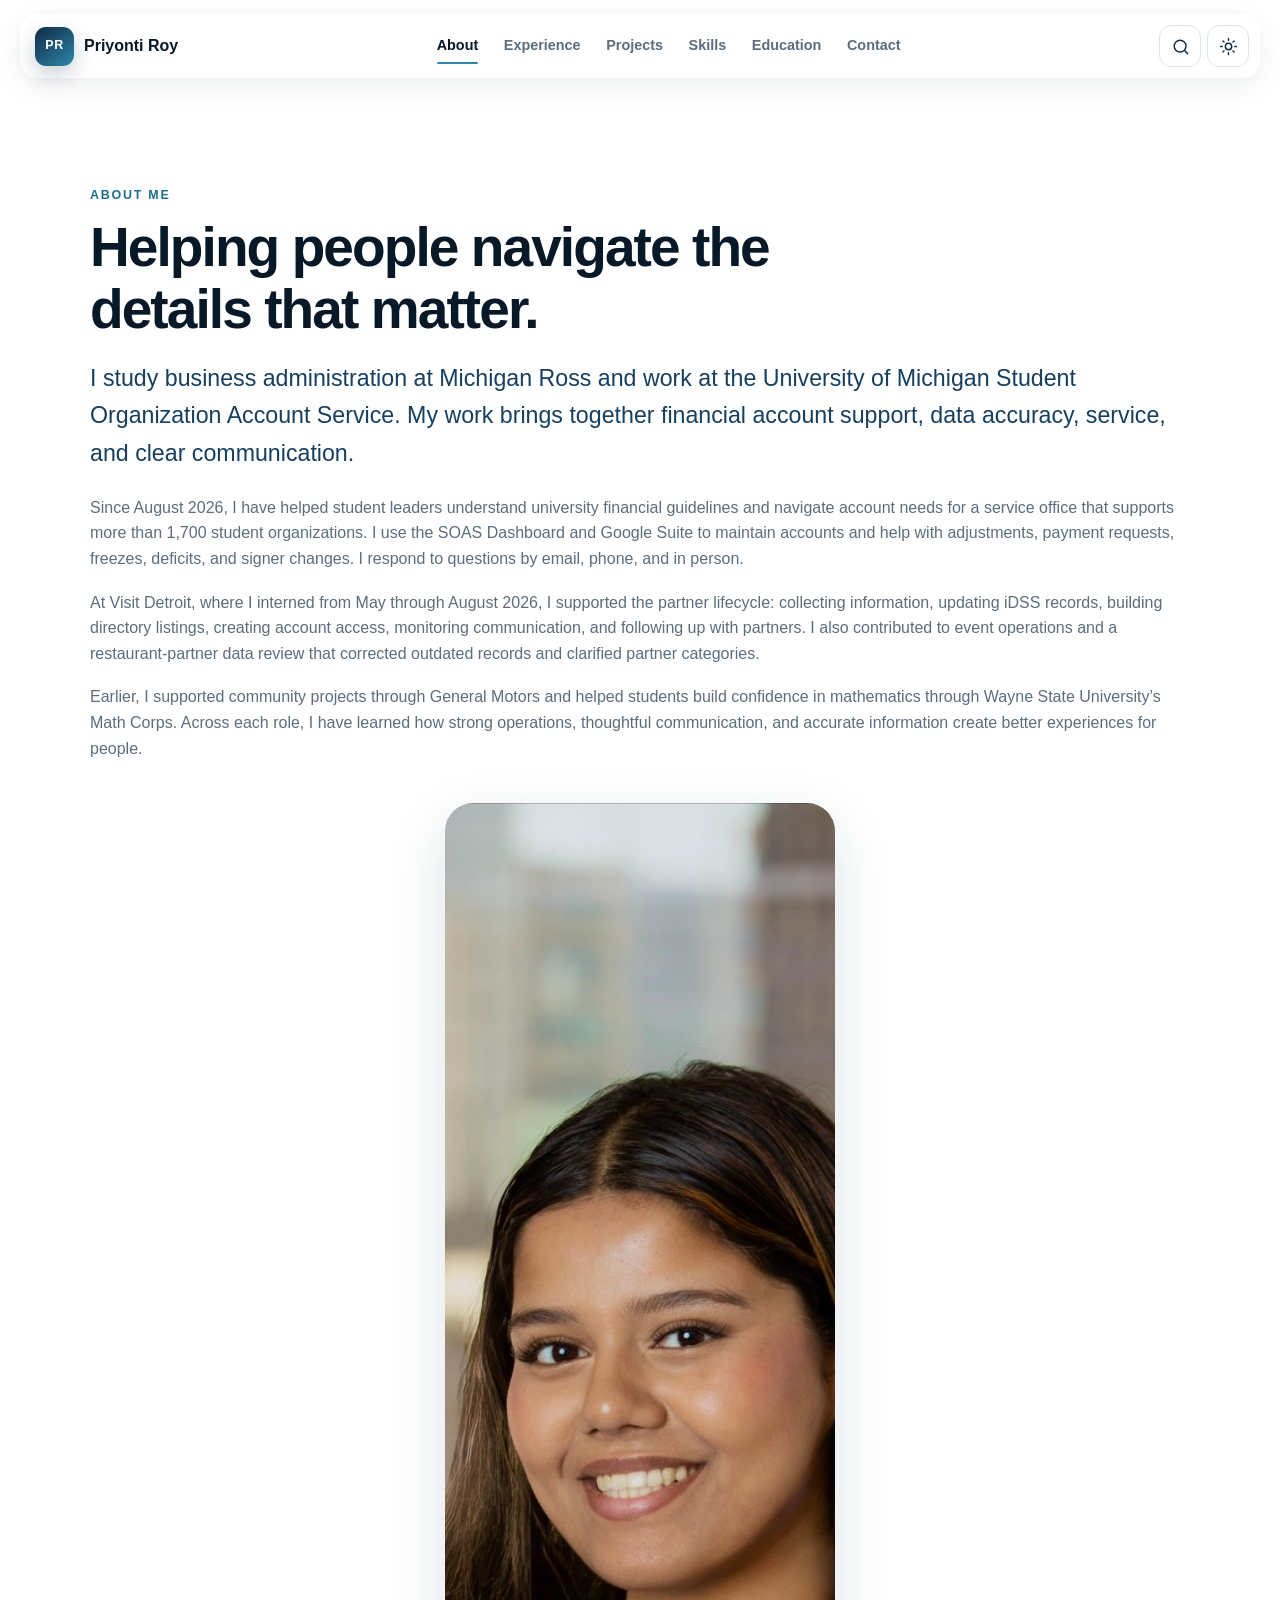
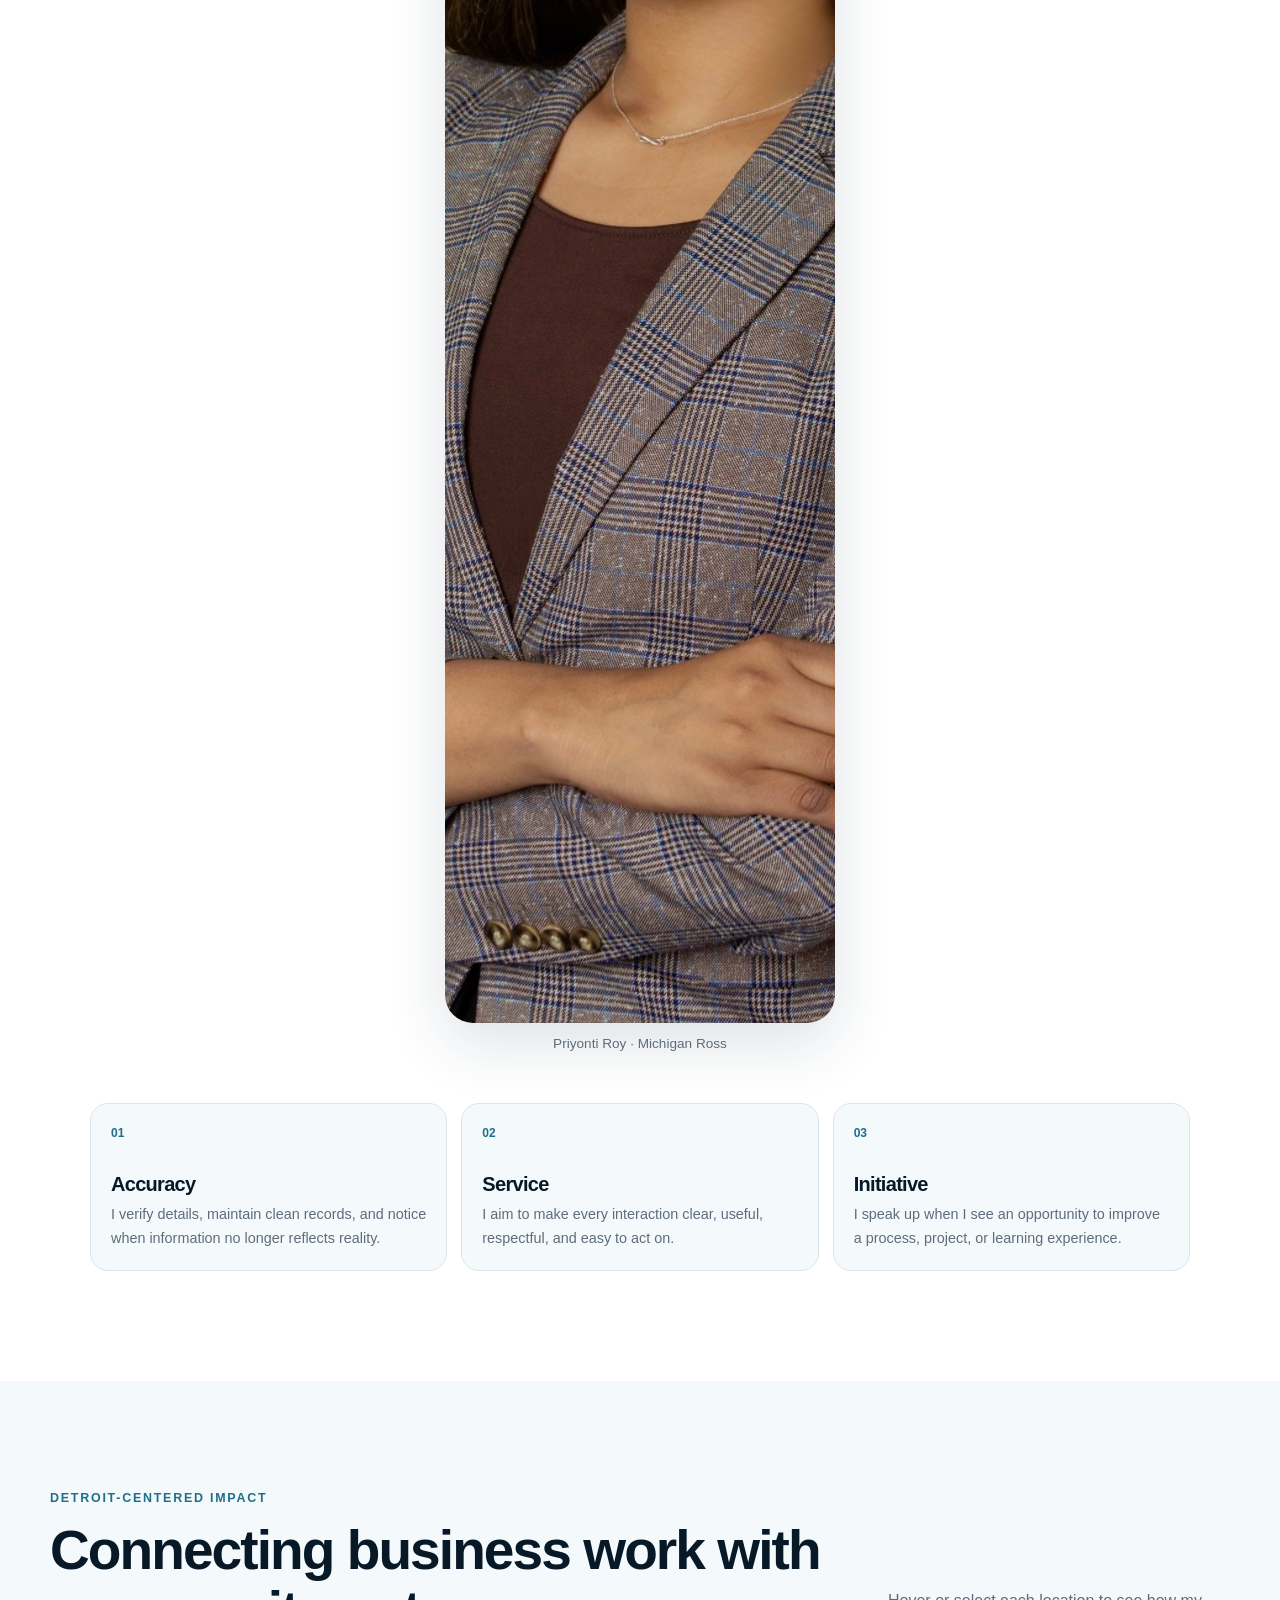
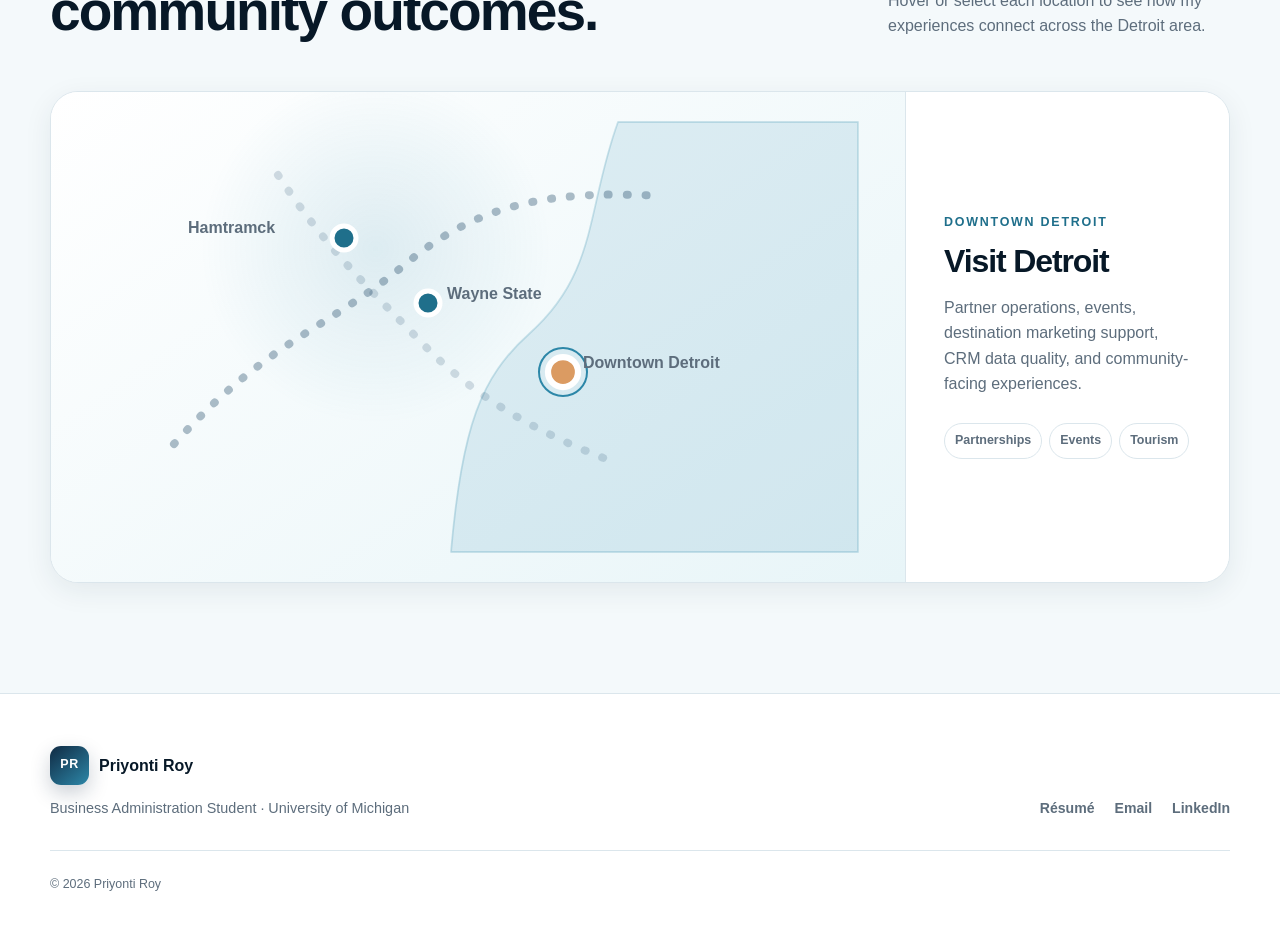
<file: Priyonti_Portfolio_Updated/about.html>
<!DOCTYPE html>
<html lang="en" data-theme="light">
<head>
  <meta charset="UTF-8">
  <meta name="viewport" content="width=device-width, initial-scale=1.0">
  <meta name="description" content="Priyonti Roy is a Michigan Ross business student and financial services representative at University of Michigan Student Organization Account Service, with experience in account support, partner operations, and community service.">
  <meta name="theme-color" content="#102a43">
  <meta property="og:title" content="Priyonti Roy | Business Administration Student">
  <meta property="og:description" content="Student organization finance, business operations, partnerships, and community impact.">
  <meta property="og:type" content="website">
  <meta property="og:image" content="assets/priyonti-roy-headshot.jpg">
  <title>Priyonti Roy | Business Administration Student</title>
  <link rel="icon" href="assets/favicon.svg" type="image/svg+xml">
  <link rel="stylesheet" href="styles.css">
  <script type="application/ld+json">
  {
    "@context": "https://schema.org",
    "@type": "Person",
    "name": "Priyonti Roy",
    "jobTitle": "Business Administration Student",
    "email": "mailto:priyonti@umich.edu",
    "telephone": "+1-313-707-7119",
    "url": "https://www.linkedin.com/in/priyonti",
    "alumniOf": {
      "@type": "CollegeOrUniversity",
      "name": "University of Michigan - Stephen M. Ross School of Business"
    }
  }
  </script>
</head>
<body data-page="about">
  <a class="skip-link" href="#main">Skip to content</a>
  <div class="scroll-progress" aria-hidden="true"><span id="scrollProgress"></span></div>

  <header class="site-header" id="top">
    <nav class="nav-shell" aria-label="Primary navigation">
      <a class="brand" href="index.html" aria-label="Priyonti Roy home">
        <span class="brand-mark">PR</span>
        <span class="brand-text">Priyonti Roy</span>
      </a>

      <button class="mobile-menu-btn" id="mobileMenuBtn" aria-expanded="false" aria-controls="navLinks" aria-label="Open navigation">
        <span></span><span></span><span></span>
      </button>

      <div class="nav-links" id="navLinks">
        <a href="about.html">About</a>
        <a href="experience.html">Experience</a>
        <a href="projects.html">Projects</a>
        <a href="skills.html">Skills</a>
        <a href="education.html">Education</a>
        <a href="contact.html">Contact</a>
      </div>

      <div class="nav-actions">
        <button class="icon-btn" id="commandBtn" aria-label="Open quick navigation" title="Quick navigation (Ctrl/⌘ + K)">
          <svg viewBox="0 0 24 24" aria-hidden="true"><path d="m21 21-4.3-4.3m2.3-5.2a7.5 7.5 0 1 1-15 0 7.5 7.5 0 0 1 15 0Z"/></svg>
        </button>
        <button class="icon-btn" id="themeToggle" aria-label="Switch color theme" title="Switch theme">
          <svg class="sun-icon" viewBox="0 0 24 24" aria-hidden="true"><circle cx="12" cy="12" r="4"/><path d="M12 2v2m0 16v2M4.93 4.93l1.42 1.42m11.3 11.3 1.42 1.42M2 12h2m16 0h2M4.93 19.07l1.42-1.42m11.3-11.3 1.42-1.42"/></svg>
          <svg class="moon-icon" viewBox="0 0 24 24" aria-hidden="true"><path d="M20.5 14.2A8 8 0 0 1 9.8 3.5 8.5 8.5 0 1 0 20.5 14.2Z"/></svg>
        </button>
      </div>
    </nav>
  </header>

  <main id="main" class="page-main">
    <section class="section about-section" id="about">
      <div class="container about-grid">
        <div class="about-content reveal" data-delay="100">
          <p class="section-kicker">About me</p>
          <h2>Helping people navigate the details that matter.</h2>
          <p class="section-intro">I study business administration at Michigan Ross and work at the University of Michigan Student Organization Account Service. My work brings together financial account support, data accuracy, service, and clear communication.</p>
          <div class="about-copy">
            <p>Since August 2026, I have helped student leaders understand university financial guidelines and navigate account needs for a service office that supports more than 1,700 student organizations. I use the SOAS Dashboard and Google Suite to maintain accounts and help with adjustments, payment requests, freezes, deficits, and signer changes. I respond to questions by email, phone, and in person.</p>
            <p>At Visit Detroit, where I interned from May through August 2026, I supported the partner lifecycle: collecting information, updating iDSS records, building directory listings, creating account access, monitoring communication, and following up with partners. I also contributed to event operations and a restaurant-partner data review that corrected outdated records and clarified partner categories.</p>
            <p>Earlier, I supported community projects through General Motors and helped students build confidence in mathematics through Wayne State University’s Math Corps. Across each role, I have learned how strong operations, thoughtful communication, and accurate information create better experiences for people.</p>
          </div>
          <figure class="about-photo"><img src="assets/priyonti-roy-second-portrait.jpg" alt="Priyonti Roy smiling in a checked blazer" width="1320" height="1820" loading="lazy"><figcaption>Priyonti Roy · Michigan Ross</figcaption></figure>

          <div class="principles-grid">
            <article>
              <span>01</span>
              <h3>Accuracy</h3>
              <p>I verify details, maintain clean records, and notice when information no longer reflects reality.</p>
            </article>
            <article>
              <span>02</span>
              <h3>Service</h3>
              <p>I aim to make every interaction clear, useful, respectful, and easy to act on.</p>
            </article>
            <article>
              <span>03</span>
              <h3>Initiative</h3>
              <p>I speak up when I see an opportunity to improve a process, project, or learning experience.</p>
            </article>
          </div>
        </div>
      </div>
    </section>

    <section class="section impact-section" id="impact">
      <div class="container">
        <div class="section-heading reveal">
          <div>
            <p class="section-kicker">Detroit-centered impact</p>
            <h2>Connecting business work with community outcomes.</h2>
          </div>
          <p>Hover or select each location to see how my experiences connect across the Detroit area.</p>
        </div>

        <div class="impact-map-card reveal" data-delay="80">
          <div class="map-visual" aria-label="Stylized map of Detroit-area professional experiences">
            <svg viewBox="0 0 760 430" role="img" aria-labelledby="mapTitle mapDesc">
              <title id="mapTitle">Detroit area experience map</title>
              <desc id="mapDesc">A stylized map with points for downtown Detroit, Hamtramck, and Wayne State University.</desc>
              <path class="river" d="M520 0c-32 88-20 151-89 212-48 43-67 92-78 218h407V0H520Z"/>
              <path class="map-line" d="M76 322c93-103 154-115 234-182 74-61 149-72 254-66"/>
              <path class="map-line secondary" d="M180 53c50 76 96 118 144 168 53 55 117 91 197 121"/>
              <circle class="map-node" cx="465" cy="250" r="12" data-map-id="downtown" tabindex="0"/>
              <circle class="map-pulse" cx="465" cy="250" r="24"/>
              <circle class="map-node" cx="330" cy="181" r="12" data-map-id="wayne" tabindex="0"/>
              <circle class="map-node" cx="246" cy="116" r="12" data-map-id="hamtramck" tabindex="0"/>
              <text x="485" y="246">Downtown Detroit</text>
              <text x="349" y="177">Wayne State</text>
              <text x="90" y="111">Hamtramck</text>
            </svg>
          </div>
          <div class="map-detail" id="mapDetail">
            <p class="map-label">Downtown Detroit</p>
            <h3>Visit Detroit</h3>
            <p>Partner operations, events, destination marketing support, CRM data quality, and community-facing experiences.</p>
            <div class="map-tags"><span>Partnerships</span><span>Events</span><span>Tourism</span></div>
          </div>
        </div>
      </div>
    </section>
  </main>

  <footer class="site-footer">
    <div class="container footer-inner">
      <div>
        <a class="brand" href="index.html"><span class="brand-mark">PR</span><span class="brand-text">Priyonti Roy</span></a>
        <p>Business Administration Student · University of Michigan</p>
      </div>
      <div class="footer-links">
        <a href="assets/Priyonti_Roy_Resume.pdf" download>Résumé</a>
        <a href="https://mail.google.com/mail/?view=cm&fs=1&to=priyonti%40umich.edu" target="_blank" rel="noopener" aria-label="Compose an email to Priyonti Roy in Gmail">Email</a>
        <a href="https://www.linkedin.com/in/priyonti" target="_blank" rel="noopener">LinkedIn</a>
      </div>
      <p class="copyright">© <span id="currentYear"></span> Priyonti Roy</p>
    </div>
  </footer>

  <dialog class="project-modal" id="projectModal" aria-labelledby="projectModalTitle">
    <button class="modal-close" id="projectModalClose" aria-label="Close project details">×</button>
    <div id="projectModalContent"></div>
  </dialog>

  <dialog class="resume-modal" id="resumeModal" aria-labelledby="resumeModalTitle">
    <div class="resume-modal-header">
      <div>
        <p class="section-kicker">Résumé</p>
        <h2 id="resumeModalTitle">Priyonti Roy</h2>
      </div>
      <div class="resume-actions">
        <a class="btn btn-secondary" href="assets/Priyonti_Roy_Resume.pdf" download>Download PDF</a>
        <button class="modal-close inline-close" id="resumeModalClose" aria-label="Close résumé preview">×</button>
      </div>
    </div>
    <iframe src="assets/Priyonti_Roy_Resume.pdf" title="Priyonti Roy résumé preview"></iframe>
  </dialog>

  <dialog class="command-modal" id="commandModal" aria-labelledby="commandTitle">
    <div class="command-header">
      <svg viewBox="0 0 24 24" aria-hidden="true"><path d="m21 21-4.3-4.3m2.3-5.2a7.5 7.5 0 1 1-15 0 7.5 7.5 0 0 1 15 0Z"/></svg>
      <input id="commandInput" type="search" placeholder="Search sections, projects, or contact details" aria-label="Search portfolio">
      <button id="commandClose" aria-label="Close quick navigation">Esc</button>
    </div>
    <div class="command-results" id="commandResults"></div>
    <p class="command-hint">Use ↑ ↓ to navigate · Enter to open · Esc to close</p>
  </dialog>

  <div class="toast" id="toast" role="status" aria-live="polite"></div>

  <script src="script.js"></script>
</body>
</html>
</file>
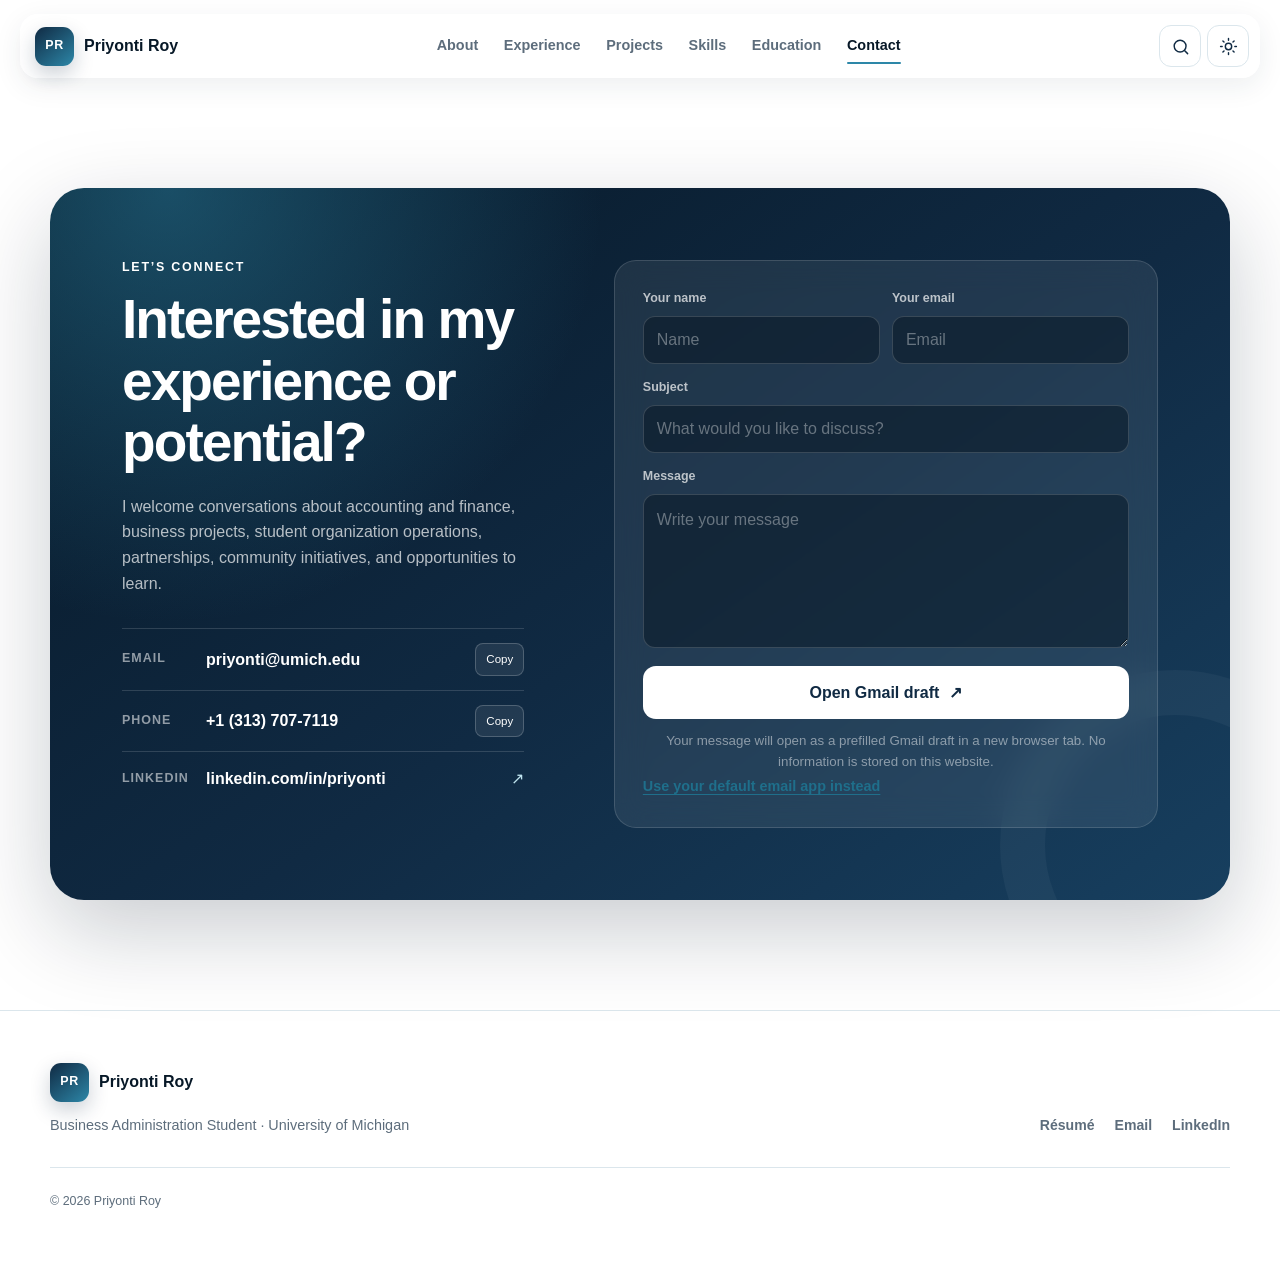
<file: Priyonti_Portfolio_Updated/contact.html>
<!DOCTYPE html>
<html lang="en" data-theme="light">
<head>
  <meta charset="UTF-8">
  <meta name="viewport" content="width=device-width, initial-scale=1.0">
  <meta name="description" content="Priyonti Roy is a Michigan Ross business student and financial services representative at University of Michigan Student Organization Account Service, with experience in account support, partner operations, and community service.">
  <meta name="theme-color" content="#102a43">
  <meta property="og:title" content="Priyonti Roy | Business Administration Student">
  <meta property="og:description" content="Student organization finance, business operations, partnerships, and community impact.">
  <meta property="og:type" content="website">
  <meta property="og:image" content="assets/priyonti-roy-headshot.jpg">
  <title>Priyonti Roy | Business Administration Student</title>
  <link rel="icon" href="assets/favicon.svg" type="image/svg+xml">
  <link rel="stylesheet" href="styles.css">
  <script type="application/ld+json">
  {
    "@context": "https://schema.org",
    "@type": "Person",
    "name": "Priyonti Roy",
    "jobTitle": "Business Administration Student",
    "email": "mailto:priyonti@umich.edu",
    "telephone": "+1-313-707-7119",
    "url": "https://www.linkedin.com/in/priyonti",
    "alumniOf": {
      "@type": "CollegeOrUniversity",
      "name": "University of Michigan - Stephen M. Ross School of Business"
    }
  }
  </script>
</head>
<body data-page="contact">
  <a class="skip-link" href="#main">Skip to content</a>
  <div class="scroll-progress" aria-hidden="true"><span id="scrollProgress"></span></div>

  <header class="site-header" id="top">
    <nav class="nav-shell" aria-label="Primary navigation">
      <a class="brand" href="index.html" aria-label="Priyonti Roy home">
        <span class="brand-mark">PR</span>
        <span class="brand-text">Priyonti Roy</span>
      </a>

      <button class="mobile-menu-btn" id="mobileMenuBtn" aria-expanded="false" aria-controls="navLinks" aria-label="Open navigation">
        <span></span><span></span><span></span>
      </button>

      <div class="nav-links" id="navLinks">
        <a href="about.html">About</a>
        <a href="experience.html">Experience</a>
        <a href="projects.html">Projects</a>
        <a href="skills.html">Skills</a>
        <a href="education.html">Education</a>
        <a href="contact.html">Contact</a>
      </div>

      <div class="nav-actions">
        <button class="icon-btn" id="commandBtn" aria-label="Open quick navigation" title="Quick navigation (Ctrl/⌘ + K)">
          <svg viewBox="0 0 24 24" aria-hidden="true"><path d="m21 21-4.3-4.3m2.3-5.2a7.5 7.5 0 1 1-15 0 7.5 7.5 0 0 1 15 0Z"/></svg>
        </button>
        <button class="icon-btn" id="themeToggle" aria-label="Switch color theme" title="Switch theme">
          <svg class="sun-icon" viewBox="0 0 24 24" aria-hidden="true"><circle cx="12" cy="12" r="4"/><path d="M12 2v2m0 16v2M4.93 4.93l1.42 1.42m11.3 11.3 1.42 1.42M2 12h2m16 0h2M4.93 19.07l1.42-1.42m11.3-11.3 1.42-1.42"/></svg>
          <svg class="moon-icon" viewBox="0 0 24 24" aria-hidden="true"><path d="M20.5 14.2A8 8 0 0 1 9.8 3.5 8.5 8.5 0 1 0 20.5 14.2Z"/></svg>
        </button>
      </div>
    </nav>
  </header>

  <main id="main" class="page-main">
    <section class="section contact-section" id="contact">
      <div class="container contact-shell reveal">
        <div class="contact-copy">
          <p class="section-kicker">Let’s connect</p>
          <h2>Interested in my experience or potential?</h2>
        <p>I welcome conversations about accounting and finance, business projects, student organization operations, partnerships, community initiatives, and opportunities to learn.</p>
          <div class="contact-options">
            <div class="contact-item">
              <span>Email</span>
              <a href="https://mail.google.com/mail/?view=cm&fs=1&to=priyonti%40umich.edu" target="_blank" rel="noopener" aria-label="Compose an email to Priyonti Roy in Gmail">priyonti@umich.edu</a>
              <button class="copy-btn" data-copy="priyonti@umich.edu">Copy</button>
            </div>
            <div class="contact-item">
              <span>Phone</span>
              <a href="tel:+13137077119">+1 (313) 707-7119</a>
              <button class="copy-btn" data-copy="+1 (313) 707-7119">Copy</button>
            </div>
            <div class="contact-item">
              <span>LinkedIn</span>
              <a href="https://www.linkedin.com/in/priyonti" target="_blank" rel="noopener">linkedin.com/in/priyonti</a>
              <span class="external-mark" aria-hidden="true">↗</span>
            </div>
          </div>
        </div>

        <form class="contact-form" id="contactForm">
          <div class="field-row">
            <label>
              <span>Your name</span>
              <input type="text" id="senderName" required autocomplete="name" placeholder="Name">
            </label>
            <label>
              <span>Your email</span>
              <input type="email" id="senderEmail" required autocomplete="email" placeholder="Email">
            </label>
          </div>
          <label>
            <span>Subject</span>
            <input type="text" id="messageSubject" required placeholder="What would you like to discuss?">
          </label>
          <label>
            <span>Message</span>
            <textarea id="messageBody" rows="5" required placeholder="Write your message"></textarea>
          </label>
          <button class="btn btn-primary" type="submit">Open Gmail draft <span aria-hidden="true">↗</span></button>
          <small class="contact-form-note">Your message will open as a prefilled Gmail draft in a new browser tab. No information is stored on this website.</small>
          <a class="contact-fallback-link" href="mailto:priyonti@umich.edu">Use your default email app instead</a>
        </form>
      </div>
    </section>
  </main>

  <footer class="site-footer">
    <div class="container footer-inner">
      <div>
        <a class="brand" href="index.html"><span class="brand-mark">PR</span><span class="brand-text">Priyonti Roy</span></a>
        <p>Business Administration Student · University of Michigan</p>
      </div>
      <div class="footer-links">
        <a href="assets/Priyonti_Roy_Resume.pdf" download>Résumé</a>
        <a href="https://mail.google.com/mail/?view=cm&fs=1&to=priyonti%40umich.edu" target="_blank" rel="noopener" aria-label="Compose an email to Priyonti Roy in Gmail">Email</a>
        <a href="https://www.linkedin.com/in/priyonti" target="_blank" rel="noopener">LinkedIn</a>
      </div>
      <p class="copyright">© <span id="currentYear"></span> Priyonti Roy</p>
    </div>
  </footer>

  <dialog class="project-modal" id="projectModal" aria-labelledby="projectModalTitle">
    <button class="modal-close" id="projectModalClose" aria-label="Close project details">×</button>
    <div id="projectModalContent"></div>
  </dialog>

  <dialog class="resume-modal" id="resumeModal" aria-labelledby="resumeModalTitle">
    <div class="resume-modal-header">
      <div>
        <p class="section-kicker">Résumé</p>
        <h2 id="resumeModalTitle">Priyonti Roy</h2>
      </div>
      <div class="resume-actions">
        <a class="btn btn-secondary" href="assets/Priyonti_Roy_Resume.pdf" download>Download PDF</a>
        <button class="modal-close inline-close" id="resumeModalClose" aria-label="Close résumé preview">×</button>
      </div>
    </div>
    <iframe src="assets/Priyonti_Roy_Resume.pdf" title="Priyonti Roy résumé preview"></iframe>
  </dialog>

  <dialog class="command-modal" id="commandModal" aria-labelledby="commandTitle">
    <div class="command-header">
      <svg viewBox="0 0 24 24" aria-hidden="true"><path d="m21 21-4.3-4.3m2.3-5.2a7.5 7.5 0 1 1-15 0 7.5 7.5 0 0 1 15 0Z"/></svg>
      <input id="commandInput" type="search" placeholder="Search sections, projects, or contact details" aria-label="Search portfolio">
      <button id="commandClose" aria-label="Close quick navigation">Esc</button>
    </div>
    <div class="command-results" id="commandResults"></div>
    <p class="command-hint">Use ↑ ↓ to navigate · Enter to open · Esc to close</p>
  </dialog>

  <div class="toast" id="toast" role="status" aria-live="polite"></div>

  <script src="script.js"></script>
</body>
</html>
</file>
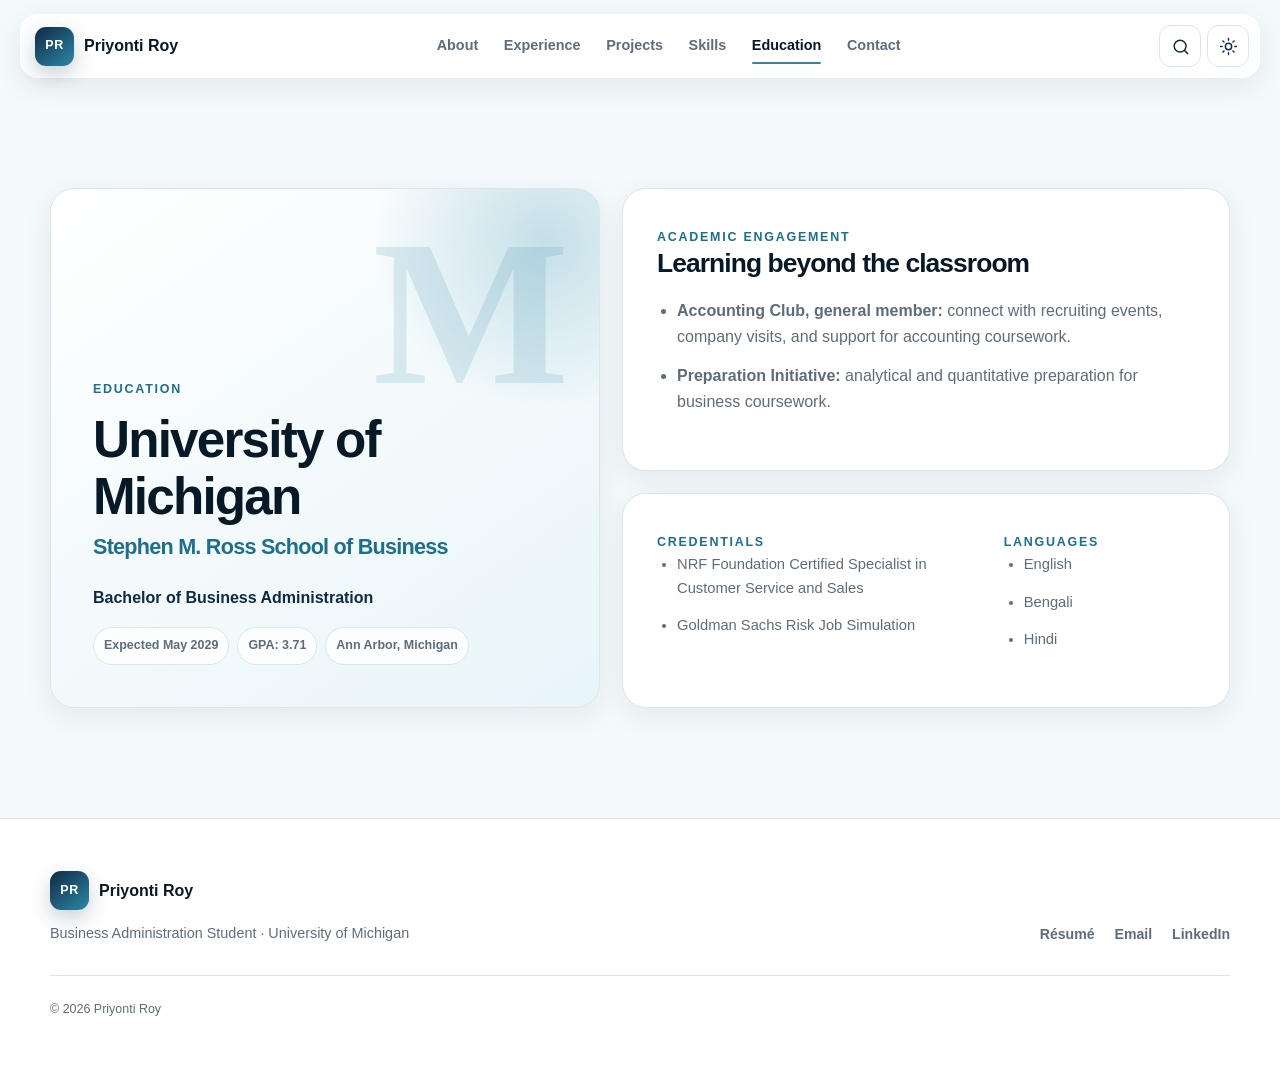
<file: Priyonti_Portfolio_Updated/education.html>
<!DOCTYPE html>
<html lang="en" data-theme="light">
<head>
  <meta charset="UTF-8">
  <meta name="viewport" content="width=device-width, initial-scale=1.0">
  <meta name="description" content="Priyonti Roy is a Michigan Ross business student and financial services representative at University of Michigan Student Organization Account Service, with experience in account support, partner operations, and community service.">
  <meta name="theme-color" content="#102a43">
  <meta property="og:title" content="Priyonti Roy | Business Administration Student">
  <meta property="og:description" content="Student organization finance, business operations, partnerships, and community impact.">
  <meta property="og:type" content="website">
  <meta property="og:image" content="assets/priyonti-roy-headshot.jpg">
  <title>Priyonti Roy | Business Administration Student</title>
  <link rel="icon" href="assets/favicon.svg" type="image/svg+xml">
  <link rel="stylesheet" href="styles.css">
  <script type="application/ld+json">
  {
    "@context": "https://schema.org",
    "@type": "Person",
    "name": "Priyonti Roy",
    "jobTitle": "Business Administration Student",
    "email": "mailto:priyonti@umich.edu",
    "telephone": "+1-313-707-7119",
    "url": "https://www.linkedin.com/in/priyonti",
    "alumniOf": {
      "@type": "CollegeOrUniversity",
      "name": "University of Michigan - Stephen M. Ross School of Business"
    }
  }
  </script>
</head>
<body data-page="education">
  <a class="skip-link" href="#main">Skip to content</a>
  <div class="scroll-progress" aria-hidden="true"><span id="scrollProgress"></span></div>

  <header class="site-header" id="top">
    <nav class="nav-shell" aria-label="Primary navigation">
      <a class="brand" href="index.html" aria-label="Priyonti Roy home">
        <span class="brand-mark">PR</span>
        <span class="brand-text">Priyonti Roy</span>
      </a>

      <button class="mobile-menu-btn" id="mobileMenuBtn" aria-expanded="false" aria-controls="navLinks" aria-label="Open navigation">
        <span></span><span></span><span></span>
      </button>

      <div class="nav-links" id="navLinks">
        <a href="about.html">About</a>
        <a href="experience.html">Experience</a>
        <a href="projects.html">Projects</a>
        <a href="skills.html">Skills</a>
        <a href="education.html">Education</a>
        <a href="contact.html">Contact</a>
      </div>

      <div class="nav-actions">
        <button class="icon-btn" id="commandBtn" aria-label="Open quick navigation" title="Quick navigation (Ctrl/⌘ + K)">
          <svg viewBox="0 0 24 24" aria-hidden="true"><path d="m21 21-4.3-4.3m2.3-5.2a7.5 7.5 0 1 1-15 0 7.5 7.5 0 0 1 15 0Z"/></svg>
        </button>
        <button class="icon-btn" id="themeToggle" aria-label="Switch color theme" title="Switch theme">
          <svg class="sun-icon" viewBox="0 0 24 24" aria-hidden="true"><circle cx="12" cy="12" r="4"/><path d="M12 2v2m0 16v2M4.93 4.93l1.42 1.42m11.3 11.3 1.42 1.42M2 12h2m16 0h2M4.93 19.07l1.42-1.42m11.3-11.3 1.42-1.42"/></svg>
          <svg class="moon-icon" viewBox="0 0 24 24" aria-hidden="true"><path d="M20.5 14.2A8 8 0 0 1 9.8 3.5 8.5 8.5 0 1 0 20.5 14.2Z"/></svg>
        </button>
      </div>
    </nav>
  </header>

  <main id="main" class="page-main">
    <section class="section education-section" id="education">
      <div class="container education-grid">
        <div class="education-card primary-card reveal">
          <p class="section-kicker">Education</p>
          <div class="school-mark" aria-hidden="true">M</div>
          <h2>University of Michigan</h2>
          <h3>Stephen M. Ross School of Business</h3>
          <p class="degree">Bachelor of Business Administration</p>
          <div class="education-meta">
            <span>Expected May 2029</span>
            <span>GPA: 3.71</span>
            <span>Ann Arbor, Michigan</span>
          </div>
        </div>

        <div class="education-stack reveal" data-delay="100">
          <article class="info-card">
            <span class="info-label">Academic engagement</span>
            <h3>Learning beyond the classroom</h3>
            <ul>
              <li><strong>Accounting Club, general member:</strong> connect with recruiting events, company visits, and support for accounting coursework.</li>
              <li><strong>Preparation Initiative:</strong> analytical and quantitative preparation for business coursework.</li>
            </ul>
          </article>

          <article class="info-card split-card">
            <div>
              <span class="info-label">Credentials</span>
              <ul class="compact-list">
                <li>NRF Foundation Certified Specialist in Customer Service and Sales</li>
                <li>Goldman Sachs Risk Job Simulation</li>
              </ul>
            </div>
            <div>
              <span class="info-label">Languages</span>
              <ul class="compact-list">
                <li>English</li>
                <li>Bengali</li>
                <li>Hindi</li>
              </ul>
            </div>
          </article>
        </div>
      </div>
    </section>
  </main>

  <footer class="site-footer">
    <div class="container footer-inner">
      <div>
        <a class="brand" href="index.html"><span class="brand-mark">PR</span><span class="brand-text">Priyonti Roy</span></a>
        <p>Business Administration Student · University of Michigan</p>
      </div>
      <div class="footer-links">
        <a href="assets/Priyonti_Roy_Resume.pdf" download>Résumé</a>
        <a href="https://mail.google.com/mail/?view=cm&fs=1&to=priyonti%40umich.edu" target="_blank" rel="noopener" aria-label="Compose an email to Priyonti Roy in Gmail">Email</a>
        <a href="https://www.linkedin.com/in/priyonti" target="_blank" rel="noopener">LinkedIn</a>
      </div>
      <p class="copyright">© <span id="currentYear"></span> Priyonti Roy</p>
    </div>
  </footer>

  <dialog class="project-modal" id="projectModal" aria-labelledby="projectModalTitle">
    <button class="modal-close" id="projectModalClose" aria-label="Close project details">×</button>
    <div id="projectModalContent"></div>
  </dialog>

  <dialog class="resume-modal" id="resumeModal" aria-labelledby="resumeModalTitle">
    <div class="resume-modal-header">
      <div>
        <p class="section-kicker">Résumé</p>
        <h2 id="resumeModalTitle">Priyonti Roy</h2>
      </div>
      <div class="resume-actions">
        <a class="btn btn-secondary" href="assets/Priyonti_Roy_Resume.pdf" download>Download PDF</a>
        <button class="modal-close inline-close" id="resumeModalClose" aria-label="Close résumé preview">×</button>
      </div>
    </div>
    <iframe src="assets/Priyonti_Roy_Resume.pdf" title="Priyonti Roy résumé preview"></iframe>
  </dialog>

  <dialog class="command-modal" id="commandModal" aria-labelledby="commandTitle">
    <div class="command-header">
      <svg viewBox="0 0 24 24" aria-hidden="true"><path d="m21 21-4.3-4.3m2.3-5.2a7.5 7.5 0 1 1-15 0 7.5 7.5 0 0 1 15 0Z"/></svg>
      <input id="commandInput" type="search" placeholder="Search sections, projects, or contact details" aria-label="Search portfolio">
      <button id="commandClose" aria-label="Close quick navigation">Esc</button>
    </div>
    <div class="command-results" id="commandResults"></div>
    <p class="command-hint">Use ↑ ↓ to navigate · Enter to open · Esc to close</p>
  </dialog>

  <div class="toast" id="toast" role="status" aria-live="polite"></div>

  <script src="script.js"></script>
</body>
</html>
</file>
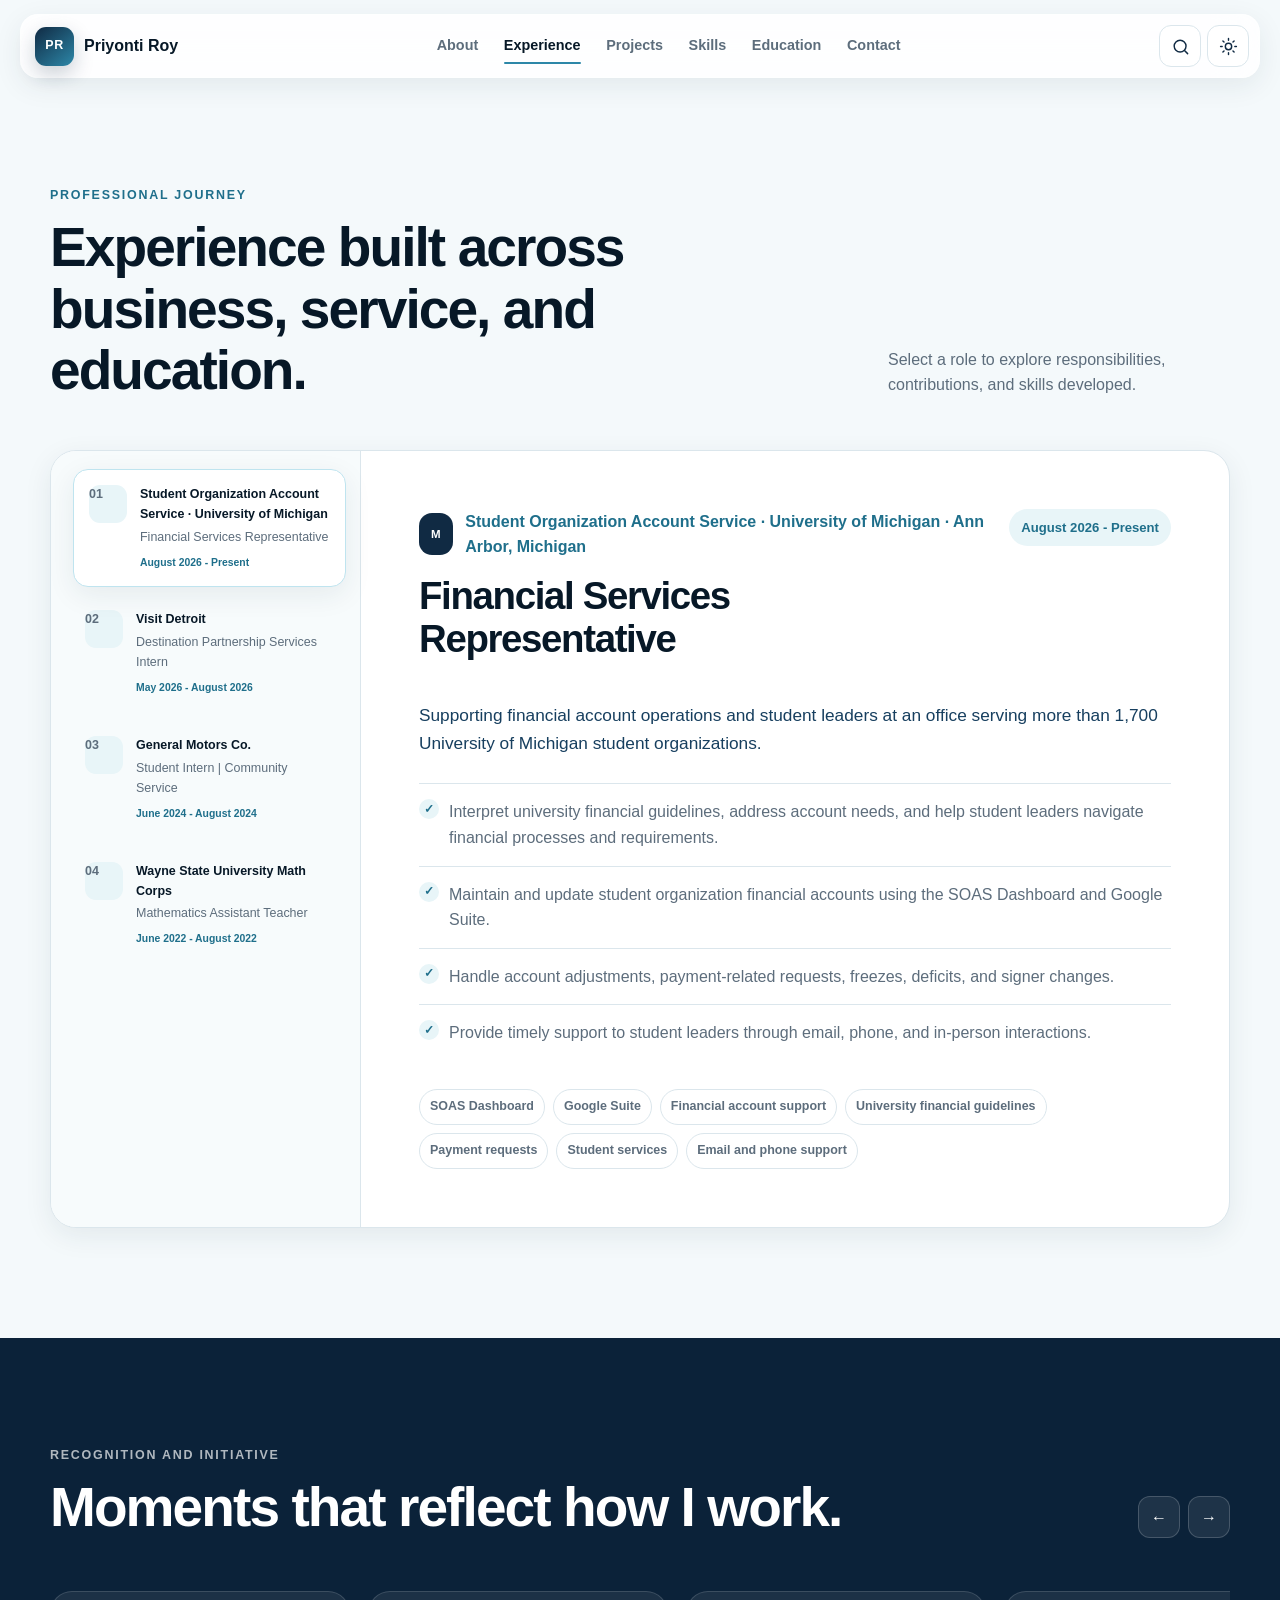
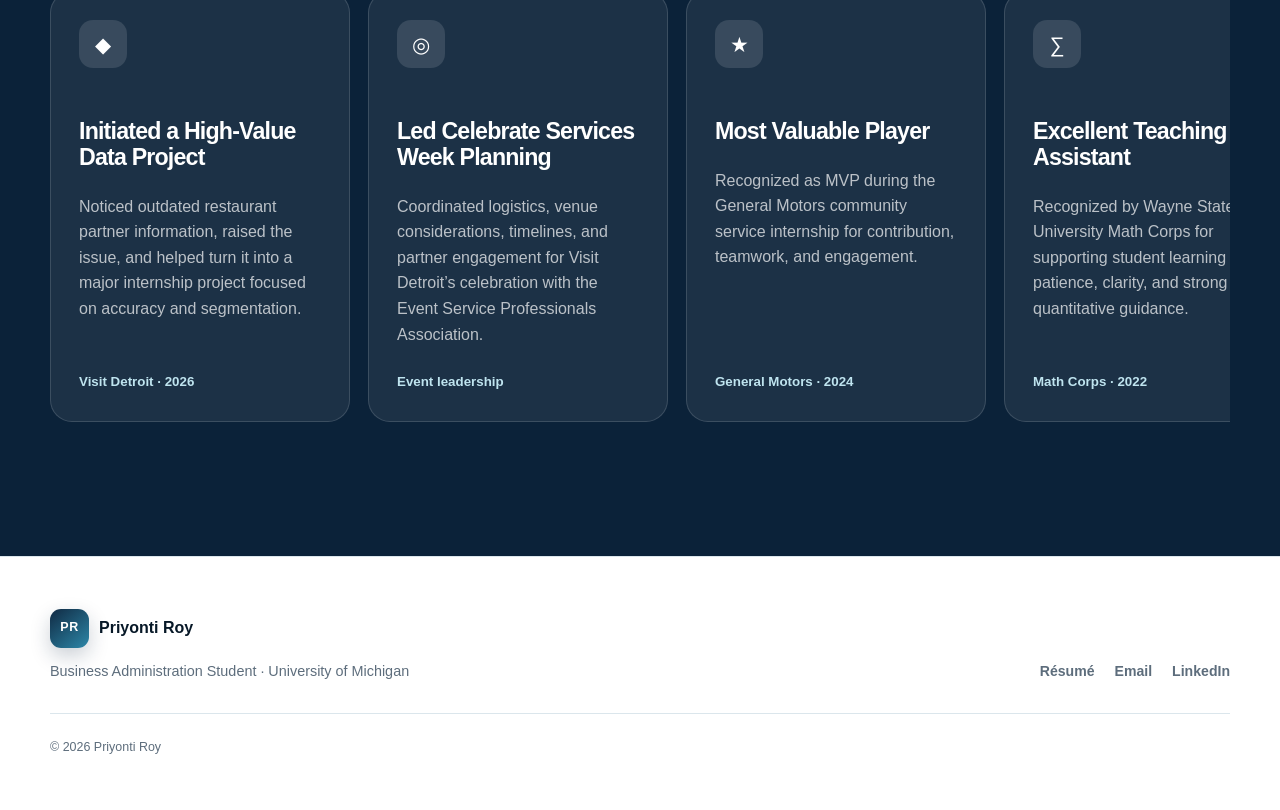
<file: Priyonti_Portfolio_Updated/experience.html>
<!DOCTYPE html>
<html lang="en" data-theme="light">
<head>
  <meta charset="UTF-8">
  <meta name="viewport" content="width=device-width, initial-scale=1.0">
  <meta name="description" content="Priyonti Roy is a Michigan Ross business student and financial services representative at University of Michigan Student Organization Account Service, with experience in account support, partner operations, and community service.">
  <meta name="theme-color" content="#102a43">
  <meta property="og:title" content="Priyonti Roy | Business Administration Student">
  <meta property="og:description" content="Student organization finance, business operations, partnerships, and community impact.">
  <meta property="og:type" content="website">
  <meta property="og:image" content="assets/priyonti-roy-headshot.jpg">
  <title>Priyonti Roy | Business Administration Student</title>
  <link rel="icon" href="assets/favicon.svg" type="image/svg+xml">
  <link rel="stylesheet" href="styles.css">
  <script type="application/ld+json">
  {
    "@context": "https://schema.org",
    "@type": "Person",
    "name": "Priyonti Roy",
    "jobTitle": "Business Administration Student",
    "email": "mailto:priyonti@umich.edu",
    "telephone": "+1-313-707-7119",
    "url": "https://www.linkedin.com/in/priyonti",
    "alumniOf": {
      "@type": "CollegeOrUniversity",
      "name": "University of Michigan - Stephen M. Ross School of Business"
    }
  }
  </script>
</head>
<body data-page="experience">
  <a class="skip-link" href="#main">Skip to content</a>
  <div class="scroll-progress" aria-hidden="true"><span id="scrollProgress"></span></div>

  <header class="site-header" id="top">
    <nav class="nav-shell" aria-label="Primary navigation">
      <a class="brand" href="index.html" aria-label="Priyonti Roy home">
        <span class="brand-mark">PR</span>
        <span class="brand-text">Priyonti Roy</span>
      </a>

      <button class="mobile-menu-btn" id="mobileMenuBtn" aria-expanded="false" aria-controls="navLinks" aria-label="Open navigation">
        <span></span><span></span><span></span>
      </button>

      <div class="nav-links" id="navLinks">
        <a href="about.html">About</a>
        <a href="experience.html">Experience</a>
        <a href="projects.html">Projects</a>
        <a href="skills.html">Skills</a>
        <a href="education.html">Education</a>
        <a href="contact.html">Contact</a>
      </div>

      <div class="nav-actions">
        <button class="icon-btn" id="commandBtn" aria-label="Open quick navigation" title="Quick navigation (Ctrl/⌘ + K)">
          <svg viewBox="0 0 24 24" aria-hidden="true"><path d="m21 21-4.3-4.3m2.3-5.2a7.5 7.5 0 1 1-15 0 7.5 7.5 0 0 1 15 0Z"/></svg>
        </button>
        <button class="icon-btn" id="themeToggle" aria-label="Switch color theme" title="Switch theme">
          <svg class="sun-icon" viewBox="0 0 24 24" aria-hidden="true"><circle cx="12" cy="12" r="4"/><path d="M12 2v2m0 16v2M4.93 4.93l1.42 1.42m11.3 11.3 1.42 1.42M2 12h2m16 0h2M4.93 19.07l1.42-1.42m11.3-11.3 1.42-1.42"/></svg>
          <svg class="moon-icon" viewBox="0 0 24 24" aria-hidden="true"><path d="M20.5 14.2A8 8 0 0 1 9.8 3.5 8.5 8.5 0 1 0 20.5 14.2Z"/></svg>
        </button>
      </div>
    </nav>
  </header>

  <main id="main" class="page-main">
    <section class="section experience-section" id="experience">
      <div class="container">
        <div class="section-heading reveal">
          <div>
            <p class="section-kicker">Professional journey</p>
            <h2>Experience built across business, service, and education.</h2>
          </div>
          <p>Select a role to explore responsibilities, contributions, and skills developed.</p>
        </div>

        <div class="experience-layout reveal" data-delay="80">
          <div class="experience-tabs" id="experienceTabs" role="tablist" aria-label="Professional experience"></div>
          <div class="experience-panel" id="experiencePanel" role="tabpanel" tabindex="0"></div>
        </div>
      </div>
    </section>

    <section class="section achievements-section" id="achievements">
      <div class="container">
        <div class="section-heading reveal">
          <div>
            <p class="section-kicker">Recognition and initiative</p>
            <h2>Moments that reflect how I work.</h2>
          </div>
          <div class="carousel-controls">
            <button id="achievementPrev" class="icon-btn" aria-label="Previous achievement">←</button>
            <button id="achievementNext" class="icon-btn" aria-label="Next achievement">→</button>
          </div>
        </div>
        <div class="achievement-track reveal" id="achievementTrack" data-delay="80" tabindex="0"></div>
      </div>
    </section>
  </main>

  <footer class="site-footer">
    <div class="container footer-inner">
      <div>
        <a class="brand" href="index.html"><span class="brand-mark">PR</span><span class="brand-text">Priyonti Roy</span></a>
        <p>Business Administration Student · University of Michigan</p>
      </div>
      <div class="footer-links">
        <a href="assets/Priyonti_Roy_Resume.pdf" download>Résumé</a>
        <a href="https://mail.google.com/mail/?view=cm&fs=1&to=priyonti%40umich.edu" target="_blank" rel="noopener" aria-label="Compose an email to Priyonti Roy in Gmail">Email</a>
        <a href="https://www.linkedin.com/in/priyonti" target="_blank" rel="noopener">LinkedIn</a>
      </div>
      <p class="copyright">© <span id="currentYear"></span> Priyonti Roy</p>
    </div>
  </footer>

  <dialog class="project-modal" id="projectModal" aria-labelledby="projectModalTitle">
    <button class="modal-close" id="projectModalClose" aria-label="Close project details">×</button>
    <div id="projectModalContent"></div>
  </dialog>

  <dialog class="resume-modal" id="resumeModal" aria-labelledby="resumeModalTitle">
    <div class="resume-modal-header">
      <div>
        <p class="section-kicker">Résumé</p>
        <h2 id="resumeModalTitle">Priyonti Roy</h2>
      </div>
      <div class="resume-actions">
        <a class="btn btn-secondary" href="assets/Priyonti_Roy_Resume.pdf" download>Download PDF</a>
        <button class="modal-close inline-close" id="resumeModalClose" aria-label="Close résumé preview">×</button>
      </div>
    </div>
    <iframe src="assets/Priyonti_Roy_Resume.pdf" title="Priyonti Roy résumé preview"></iframe>
  </dialog>

  <dialog class="command-modal" id="commandModal" aria-labelledby="commandTitle">
    <div class="command-header">
      <svg viewBox="0 0 24 24" aria-hidden="true"><path d="m21 21-4.3-4.3m2.3-5.2a7.5 7.5 0 1 1-15 0 7.5 7.5 0 0 1 15 0Z"/></svg>
      <input id="commandInput" type="search" placeholder="Search sections, projects, or contact details" aria-label="Search portfolio">
      <button id="commandClose" aria-label="Close quick navigation">Esc</button>
    </div>
    <div class="command-results" id="commandResults"></div>
    <p class="command-hint">Use ↑ ↓ to navigate · Enter to open · Esc to close</p>
  </dialog>

  <div class="toast" id="toast" role="status" aria-live="polite"></div>

  <script src="script.js"></script>
</body>
</html>
</file>
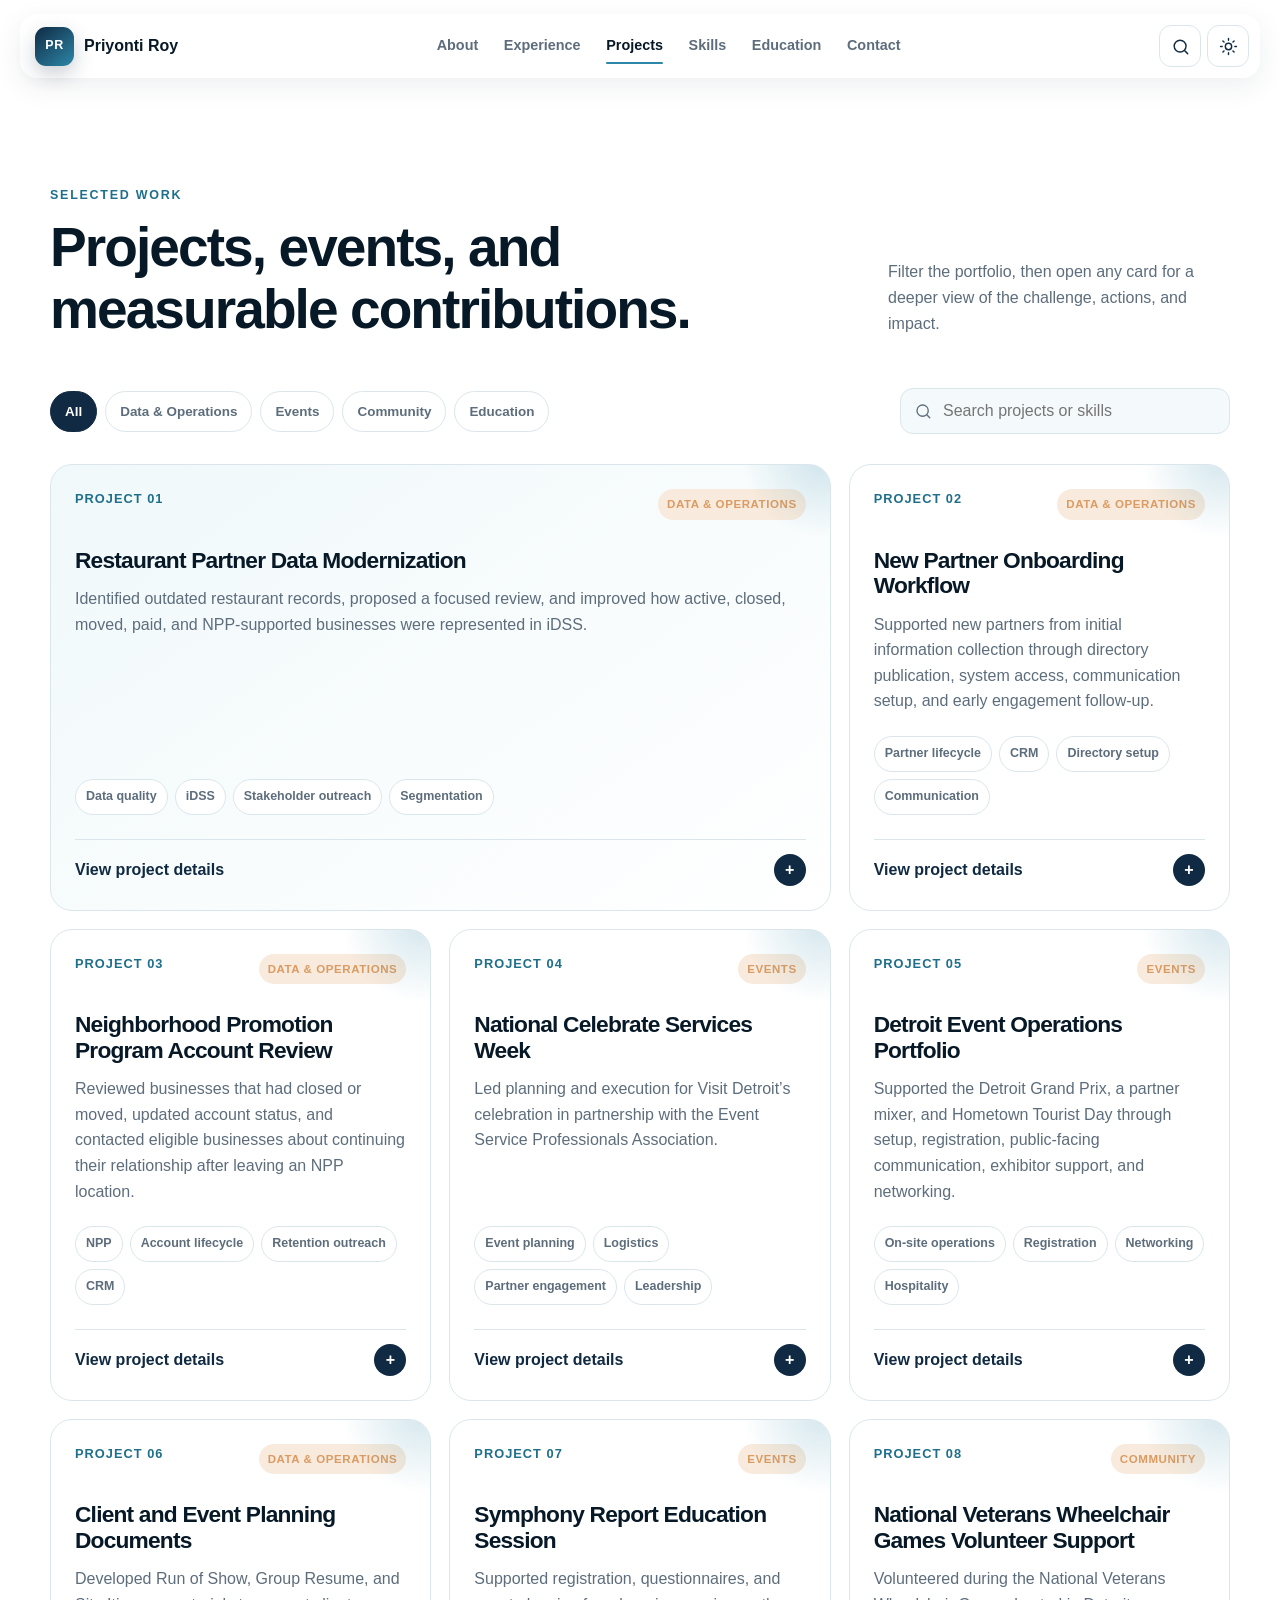
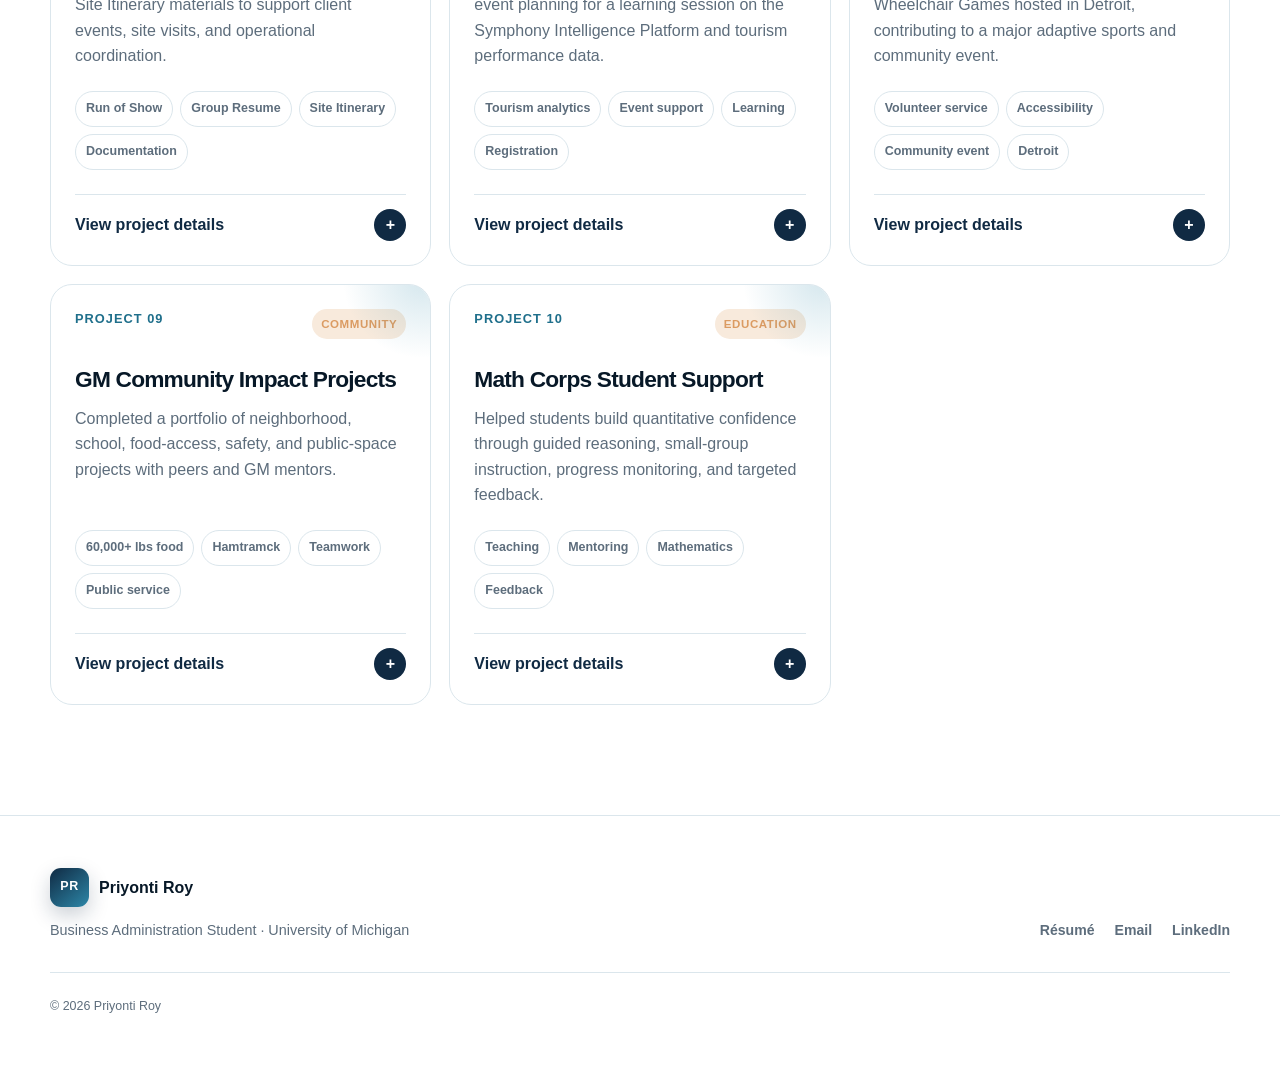
<file: Priyonti_Portfolio_Updated/projects.html>
<!DOCTYPE html>
<html lang="en" data-theme="light">
<head>
  <meta charset="UTF-8">
  <meta name="viewport" content="width=device-width, initial-scale=1.0">
  <meta name="description" content="Priyonti Roy is a Michigan Ross business student and financial services representative at University of Michigan Student Organization Account Service, with experience in account support, partner operations, and community service.">
  <meta name="theme-color" content="#102a43">
  <meta property="og:title" content="Priyonti Roy | Business Administration Student">
  <meta property="og:description" content="Student organization finance, business operations, partnerships, and community impact.">
  <meta property="og:type" content="website">
  <meta property="og:image" content="assets/priyonti-roy-headshot.jpg">
  <title>Priyonti Roy | Business Administration Student</title>
  <link rel="icon" href="assets/favicon.svg" type="image/svg+xml">
  <link rel="stylesheet" href="styles.css">
  <script type="application/ld+json">
  {
    "@context": "https://schema.org",
    "@type": "Person",
    "name": "Priyonti Roy",
    "jobTitle": "Business Administration Student",
    "email": "mailto:priyonti@umich.edu",
    "telephone": "+1-313-707-7119",
    "url": "https://www.linkedin.com/in/priyonti",
    "alumniOf": {
      "@type": "CollegeOrUniversity",
      "name": "University of Michigan - Stephen M. Ross School of Business"
    }
  }
  </script>
</head>
<body data-page="projects">
  <a class="skip-link" href="#main">Skip to content</a>
  <div class="scroll-progress" aria-hidden="true"><span id="scrollProgress"></span></div>

  <header class="site-header" id="top">
    <nav class="nav-shell" aria-label="Primary navigation">
      <a class="brand" href="index.html" aria-label="Priyonti Roy home">
        <span class="brand-mark">PR</span>
        <span class="brand-text">Priyonti Roy</span>
      </a>

      <button class="mobile-menu-btn" id="mobileMenuBtn" aria-expanded="false" aria-controls="navLinks" aria-label="Open navigation">
        <span></span><span></span><span></span>
      </button>

      <div class="nav-links" id="navLinks">
        <a href="about.html">About</a>
        <a href="experience.html">Experience</a>
        <a href="projects.html">Projects</a>
        <a href="skills.html">Skills</a>
        <a href="education.html">Education</a>
        <a href="contact.html">Contact</a>
      </div>

      <div class="nav-actions">
        <button class="icon-btn" id="commandBtn" aria-label="Open quick navigation" title="Quick navigation (Ctrl/⌘ + K)">
          <svg viewBox="0 0 24 24" aria-hidden="true"><path d="m21 21-4.3-4.3m2.3-5.2a7.5 7.5 0 1 1-15 0 7.5 7.5 0 0 1 15 0Z"/></svg>
        </button>
        <button class="icon-btn" id="themeToggle" aria-label="Switch color theme" title="Switch theme">
          <svg class="sun-icon" viewBox="0 0 24 24" aria-hidden="true"><circle cx="12" cy="12" r="4"/><path d="M12 2v2m0 16v2M4.93 4.93l1.42 1.42m11.3 11.3 1.42 1.42M2 12h2m16 0h2M4.93 19.07l1.42-1.42m11.3-11.3 1.42-1.42"/></svg>
          <svg class="moon-icon" viewBox="0 0 24 24" aria-hidden="true"><path d="M20.5 14.2A8 8 0 0 1 9.8 3.5 8.5 8.5 0 1 0 20.5 14.2Z"/></svg>
        </button>
      </div>
    </nav>
  </header>

  <main id="main" class="page-main">
    <section class="section projects-section" id="projects">
      <div class="container">
        <div class="section-heading reveal">
          <div>
            <p class="section-kicker">Selected work</p>
            <h2>Projects, events, and measurable contributions.</h2>
          </div>
          <p>Filter the portfolio, then open any card for a deeper view of the challenge, actions, and impact.</p>
        </div>

        <div class="project-toolbar reveal" data-delay="60">
          <div class="filter-group" id="projectFilters" aria-label="Project filters"></div>
          <label class="project-search">
            <span class="sr-only">Search projects</span>
            <svg viewBox="0 0 24 24" aria-hidden="true"><path d="m21 21-4.3-4.3m2.3-5.2a7.5 7.5 0 1 1-15 0 7.5 7.5 0 0 1 15 0Z"/></svg>
            <input id="projectSearch" type="search" placeholder="Search projects or skills">
          </label>
        </div>

        <div class="project-grid" id="projectGrid" aria-live="polite"></div>
        <p class="empty-state" id="projectEmpty" hidden>No projects match that search yet.</p>
      </div>
    </section>
  </main>

  <footer class="site-footer">
    <div class="container footer-inner">
      <div>
        <a class="brand" href="index.html"><span class="brand-mark">PR</span><span class="brand-text">Priyonti Roy</span></a>
        <p>Business Administration Student · University of Michigan</p>
      </div>
      <div class="footer-links">
        <a href="assets/Priyonti_Roy_Resume.pdf" download>Résumé</a>
        <a href="https://mail.google.com/mail/?view=cm&fs=1&to=priyonti%40umich.edu" target="_blank" rel="noopener" aria-label="Compose an email to Priyonti Roy in Gmail">Email</a>
        <a href="https://www.linkedin.com/in/priyonti" target="_blank" rel="noopener">LinkedIn</a>
      </div>
      <p class="copyright">© <span id="currentYear"></span> Priyonti Roy</p>
    </div>
  </footer>

  <dialog class="project-modal" id="projectModal" aria-labelledby="projectModalTitle">
    <button class="modal-close" id="projectModalClose" aria-label="Close project details">×</button>
    <div id="projectModalContent"></div>
  </dialog>

  <dialog class="resume-modal" id="resumeModal" aria-labelledby="resumeModalTitle">
    <div class="resume-modal-header">
      <div>
        <p class="section-kicker">Résumé</p>
        <h2 id="resumeModalTitle">Priyonti Roy</h2>
      </div>
      <div class="resume-actions">
        <a class="btn btn-secondary" href="assets/Priyonti_Roy_Resume.pdf" download>Download PDF</a>
        <button class="modal-close inline-close" id="resumeModalClose" aria-label="Close résumé preview">×</button>
      </div>
    </div>
    <iframe src="assets/Priyonti_Roy_Resume.pdf" title="Priyonti Roy résumé preview"></iframe>
  </dialog>

  <dialog class="command-modal" id="commandModal" aria-labelledby="commandTitle">
    <div class="command-header">
      <svg viewBox="0 0 24 24" aria-hidden="true"><path d="m21 21-4.3-4.3m2.3-5.2a7.5 7.5 0 1 1-15 0 7.5 7.5 0 0 1 15 0Z"/></svg>
      <input id="commandInput" type="search" placeholder="Search sections, projects, or contact details" aria-label="Search portfolio">
      <button id="commandClose" aria-label="Close quick navigation">Esc</button>
    </div>
    <div class="command-results" id="commandResults"></div>
    <p class="command-hint">Use ↑ ↓ to navigate · Enter to open · Esc to close</p>
  </dialog>

  <div class="toast" id="toast" role="status" aria-live="polite"></div>

  <script src="script.js"></script>
</body>
</html>
</file>
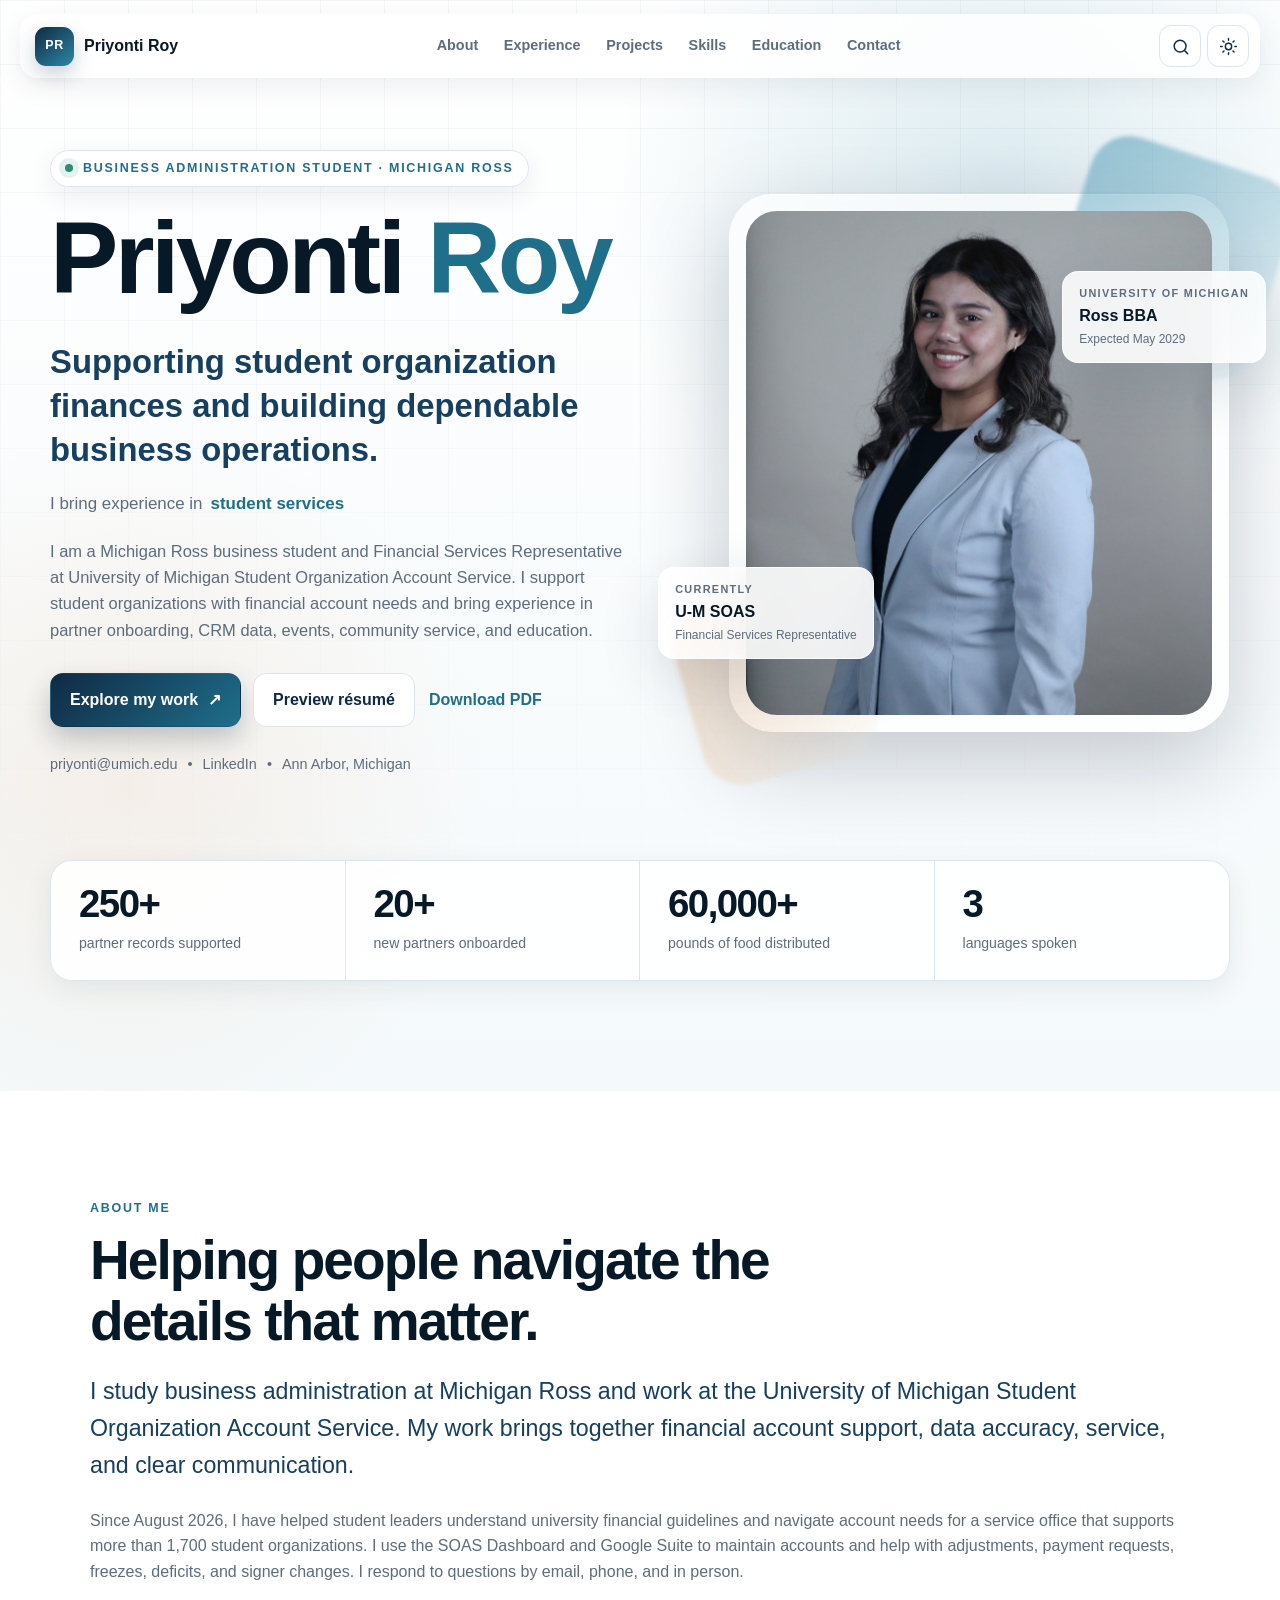
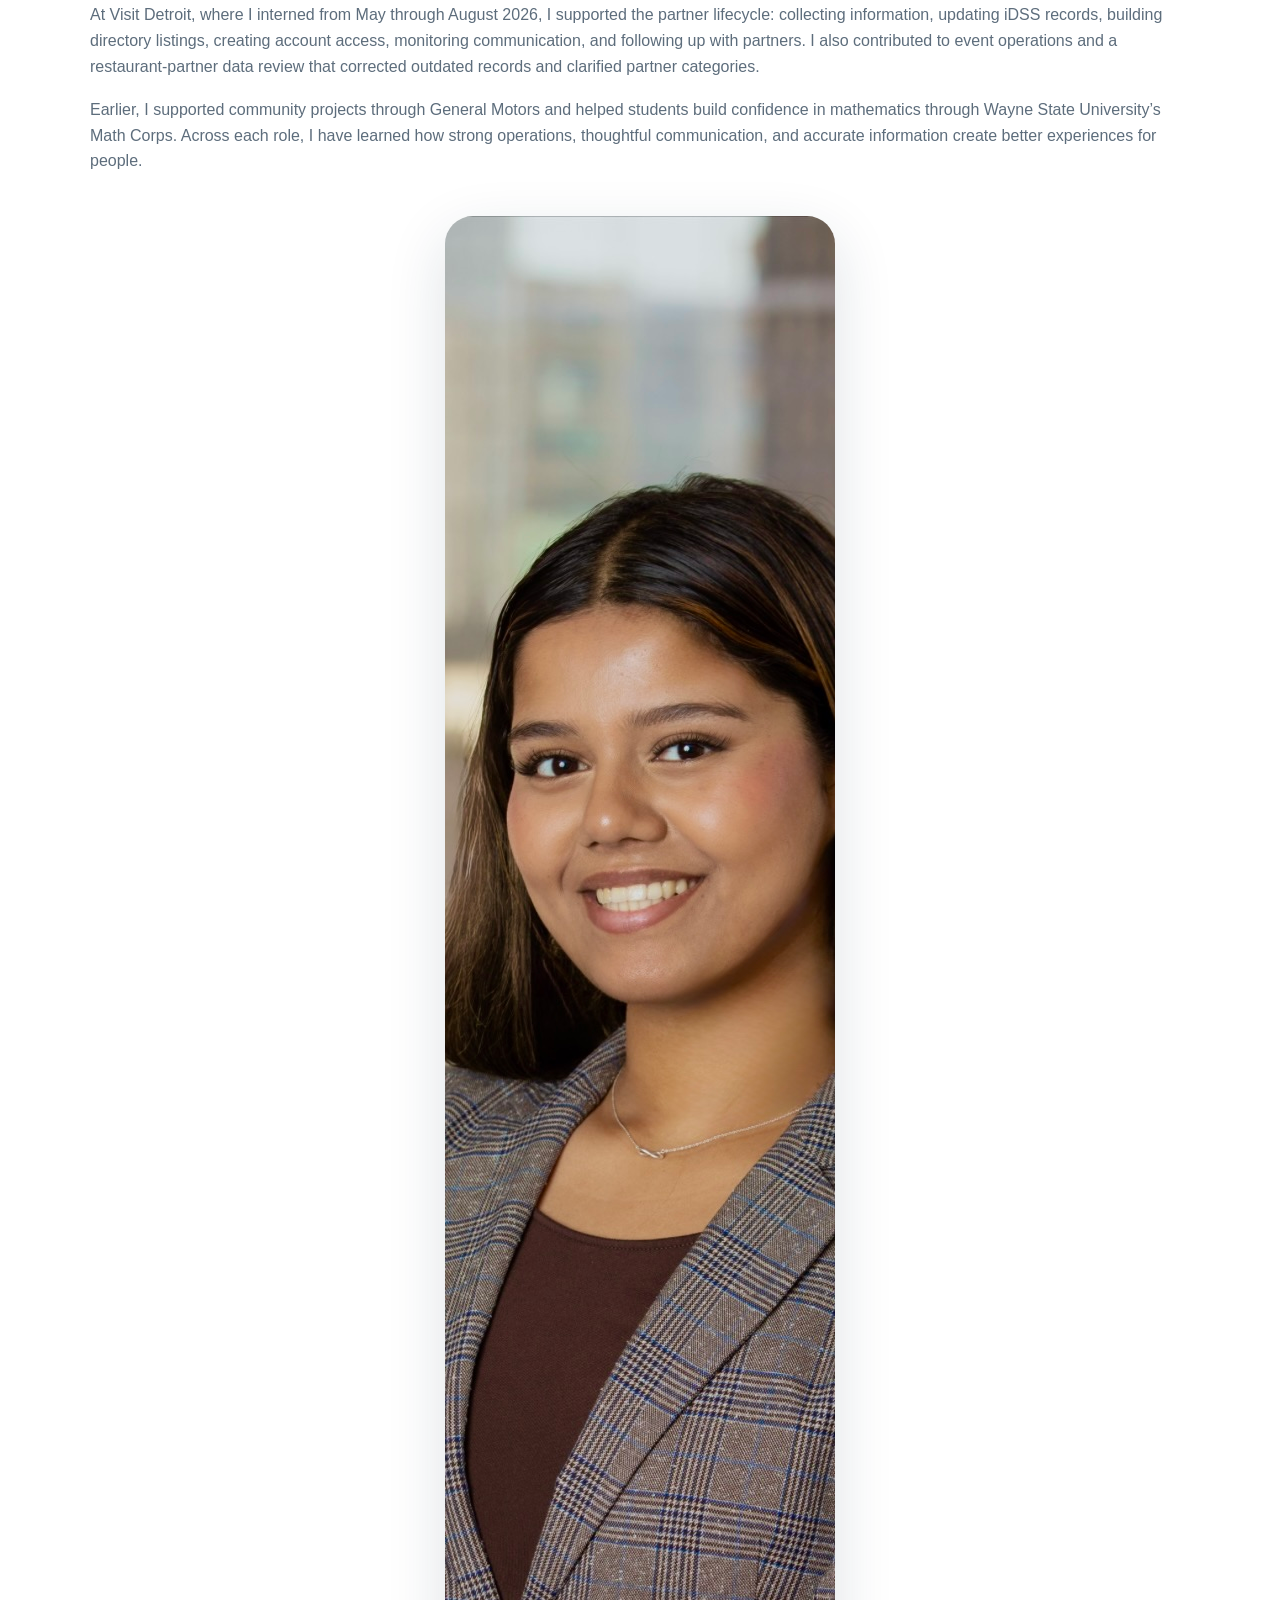
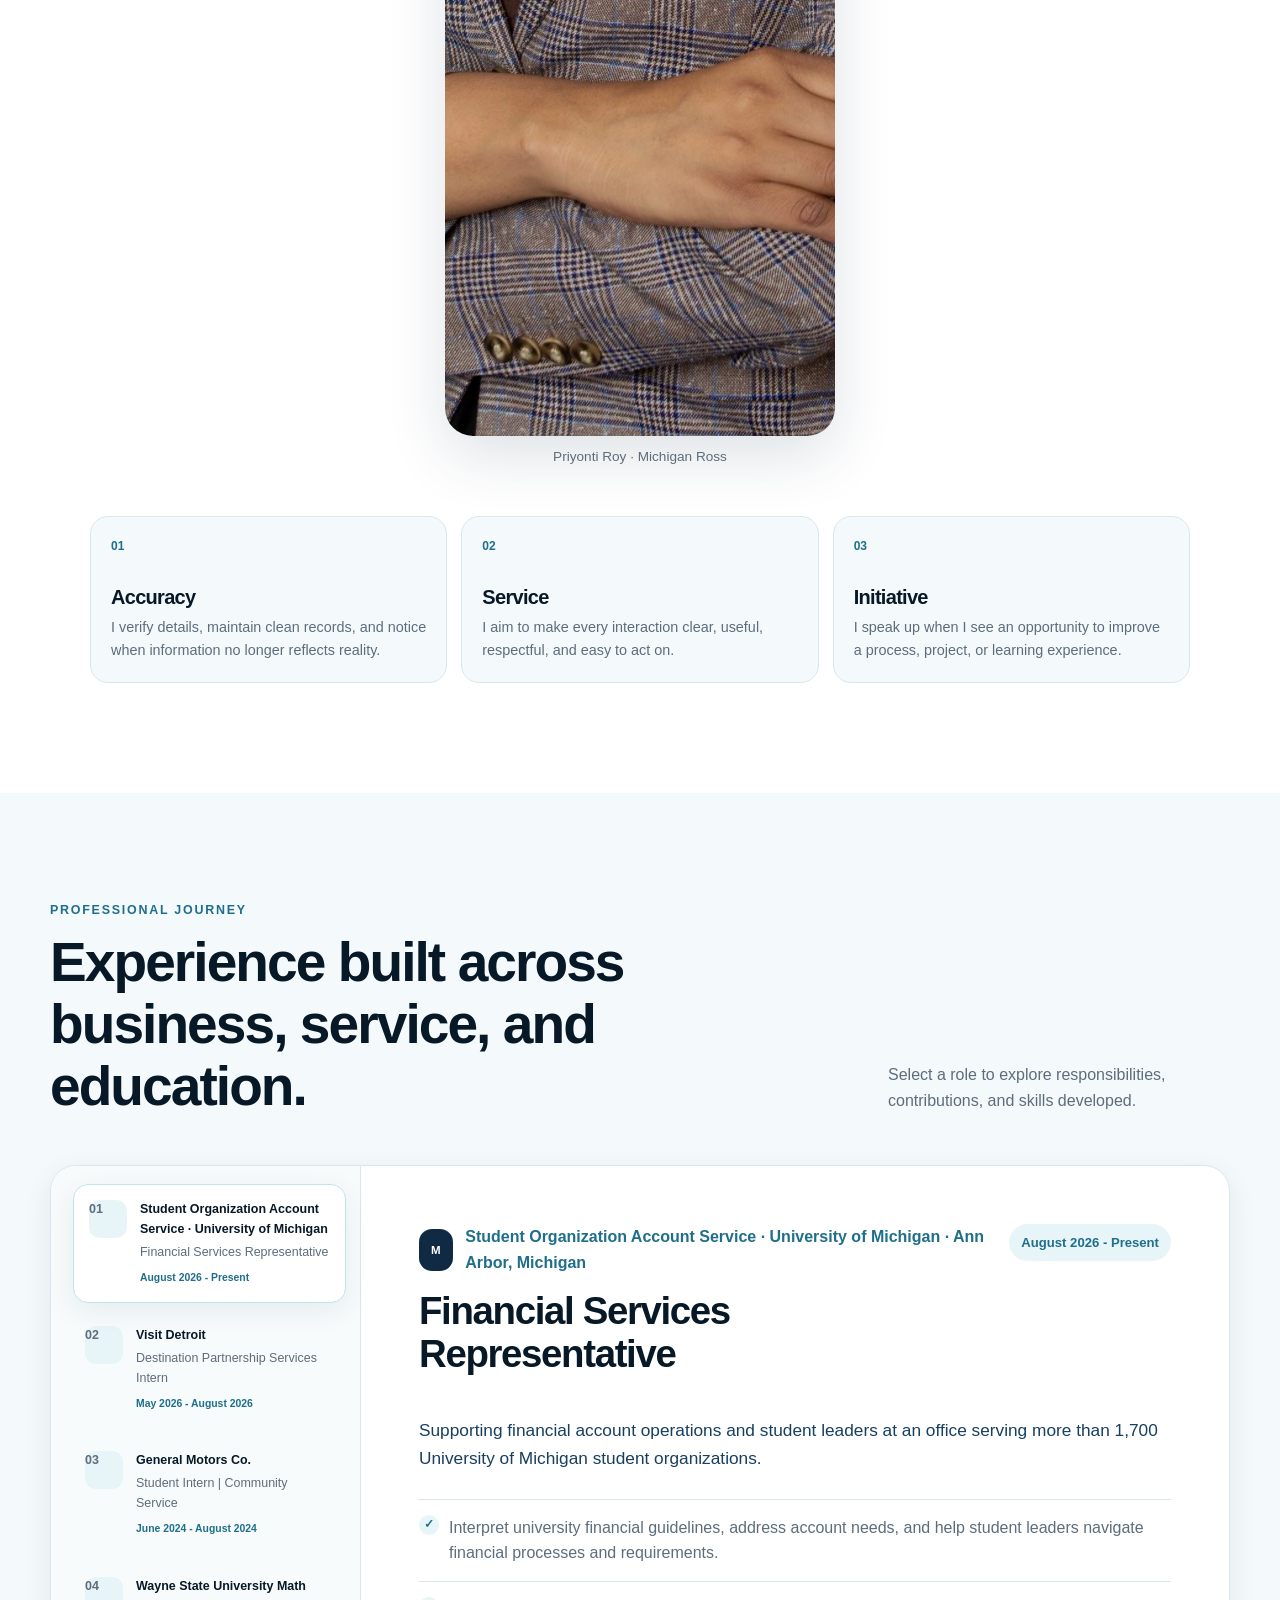
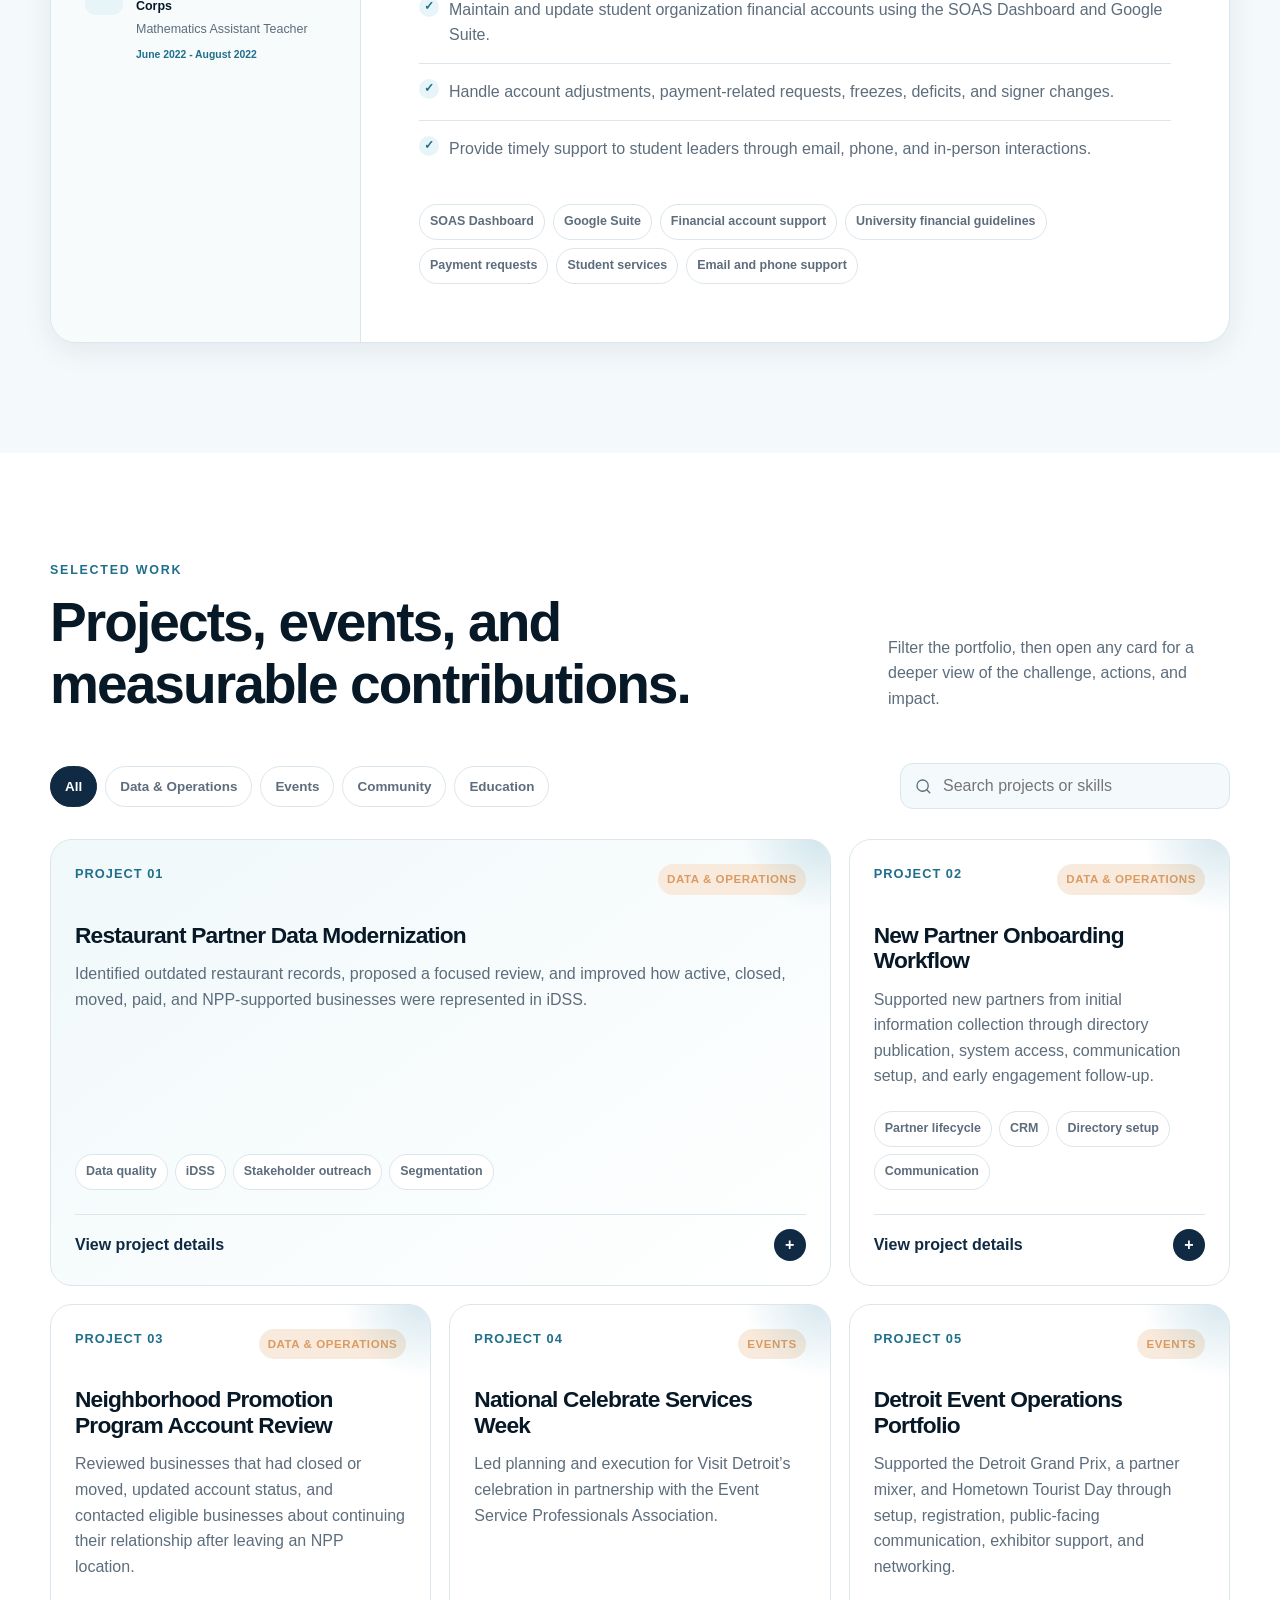
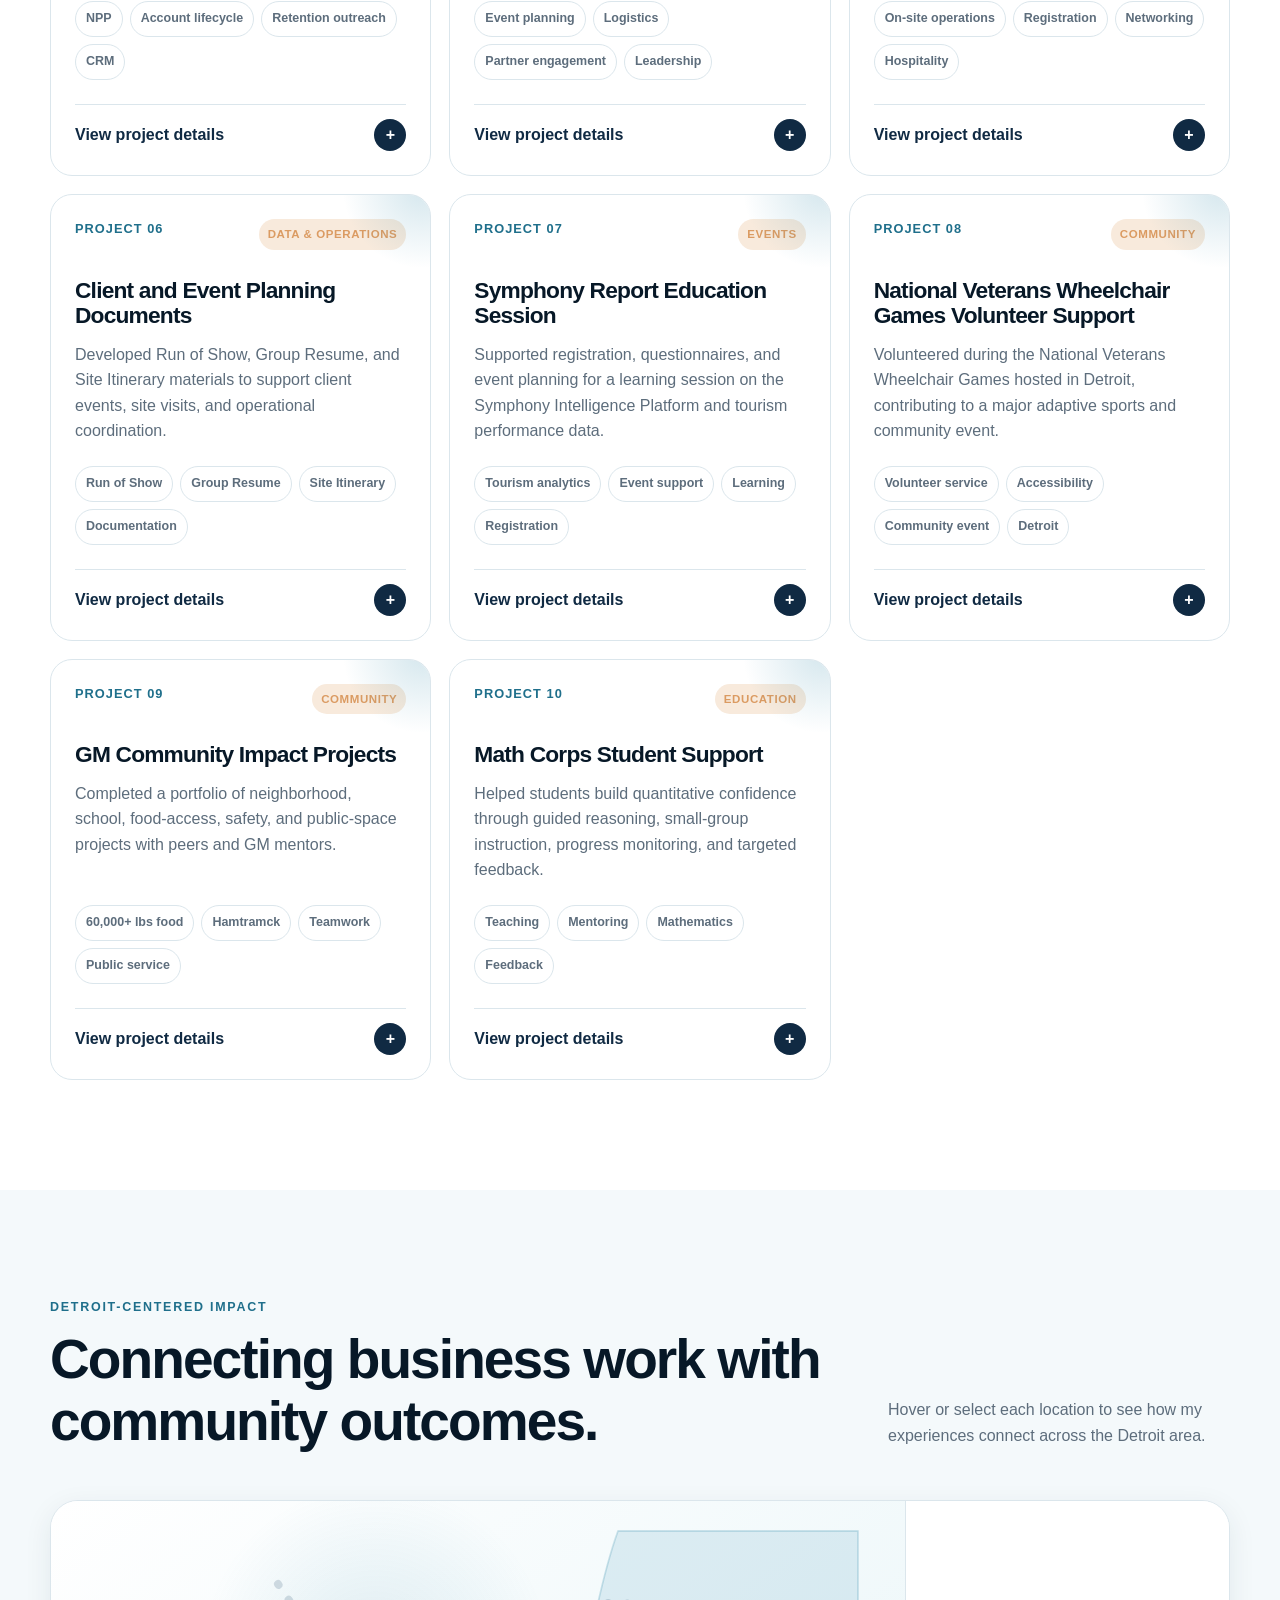
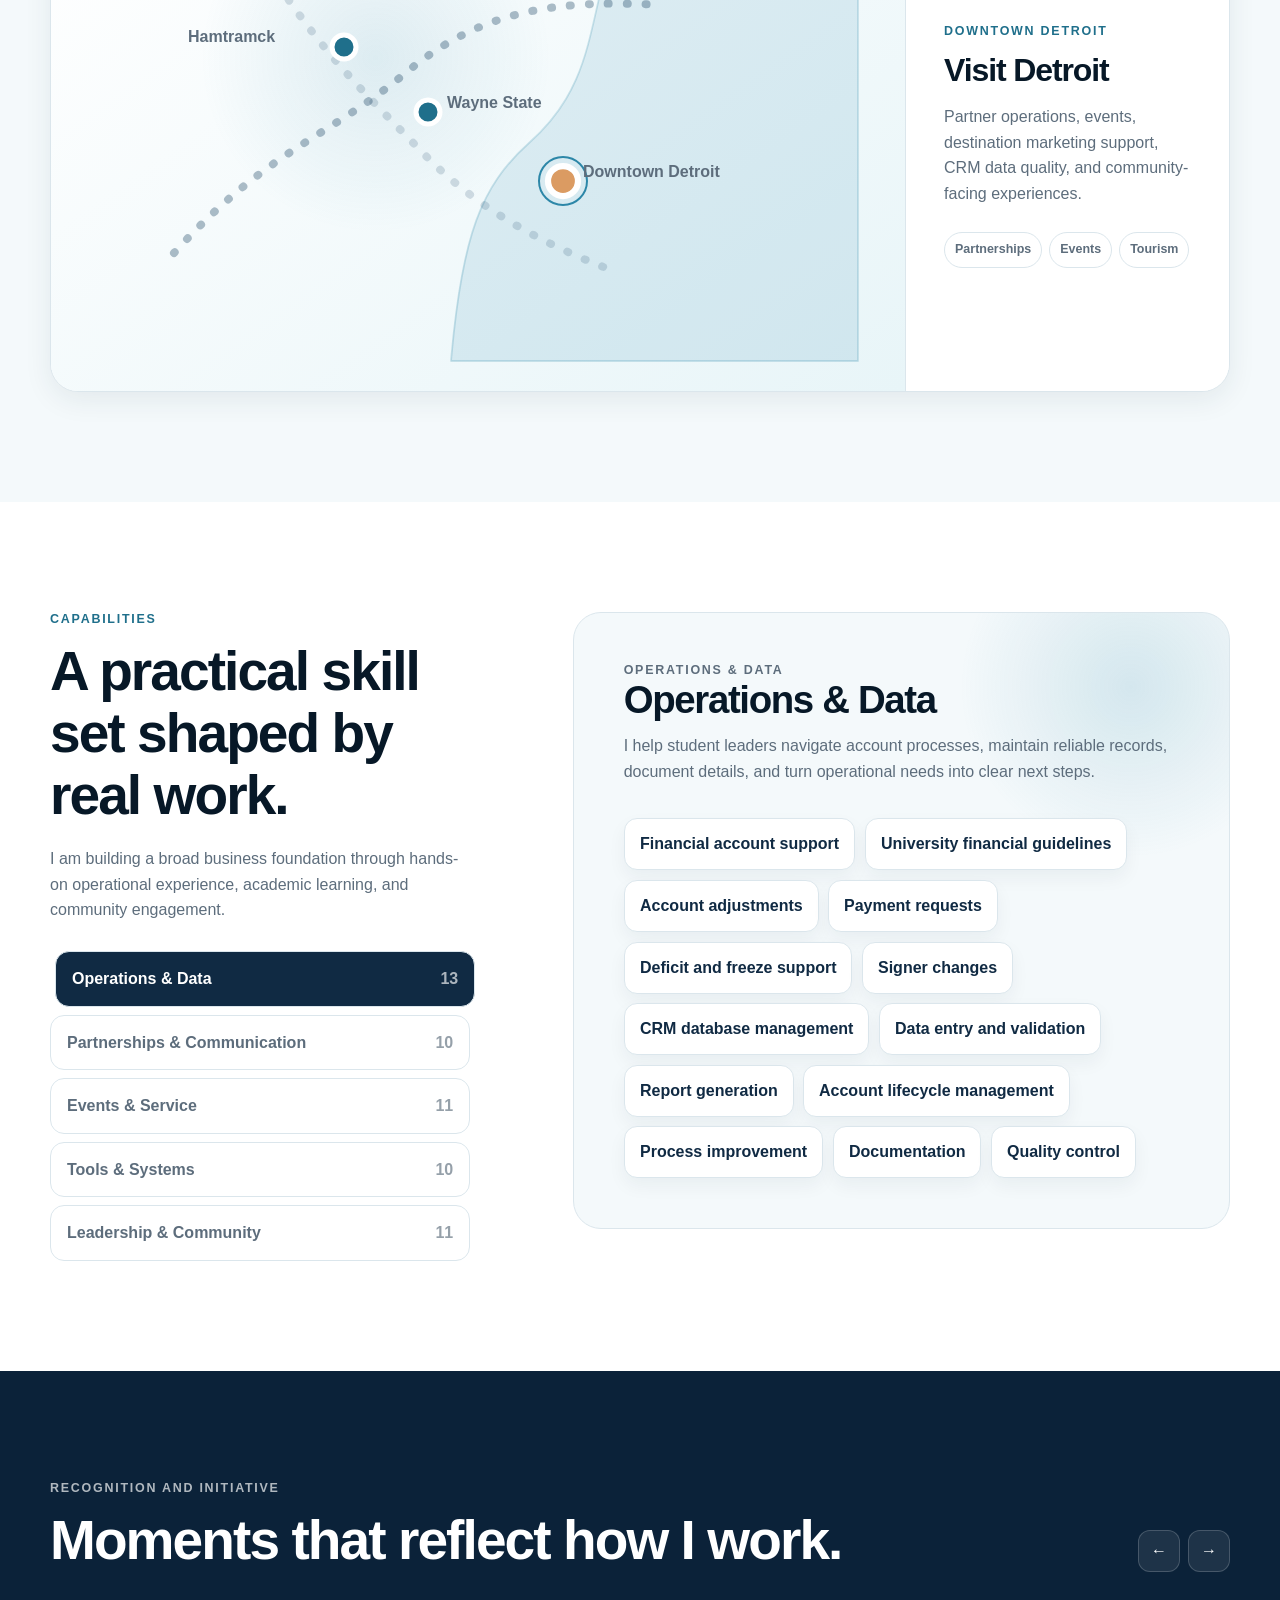
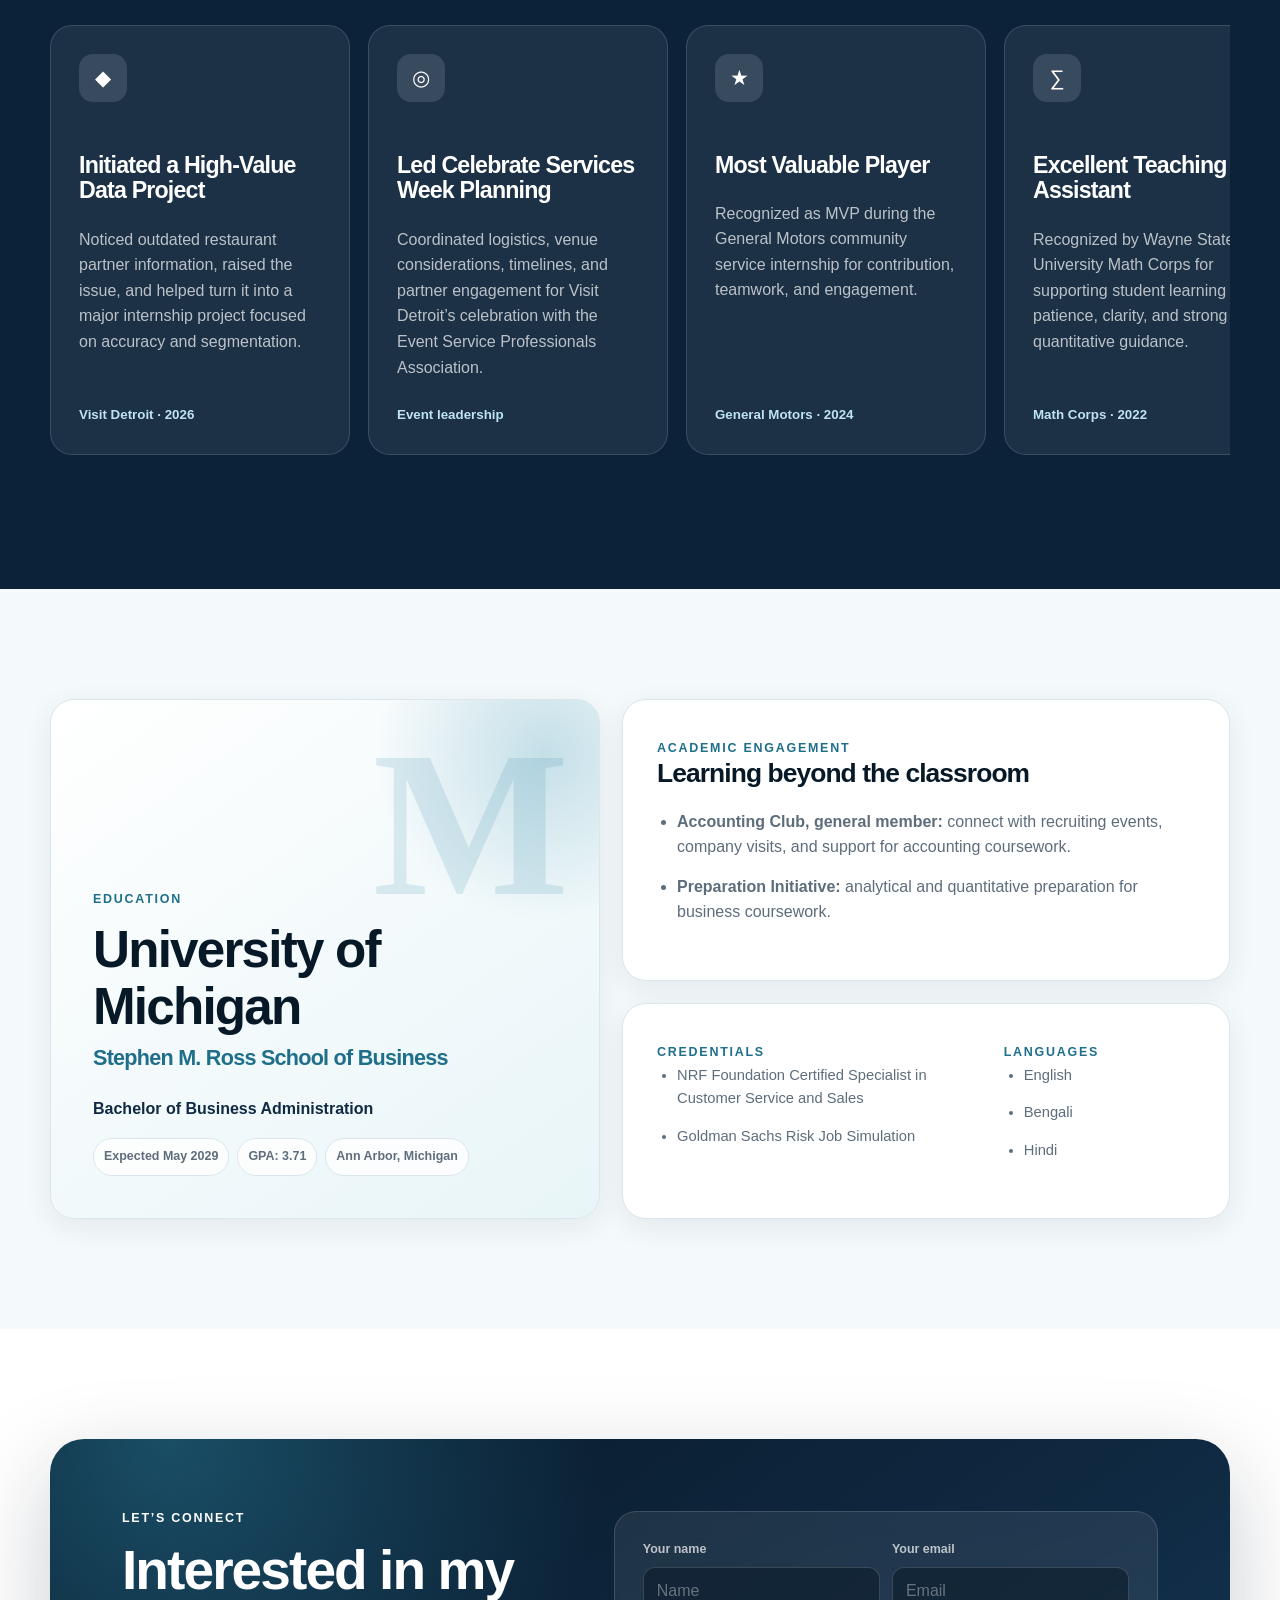
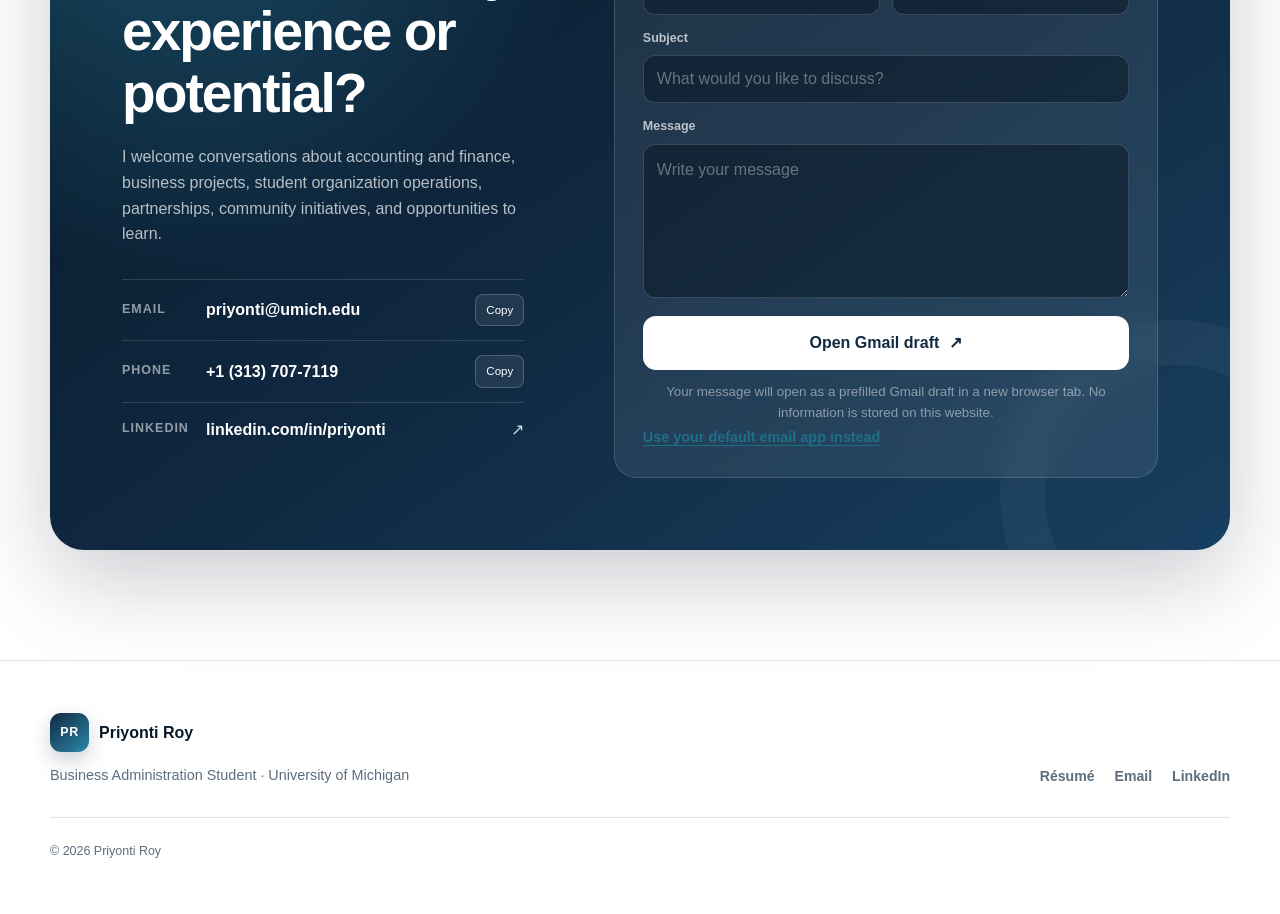
<file: Priyonti_Portfolio_Updated/site-template.html>
<!DOCTYPE html>
<html lang="en" data-theme="light">
<head>
  <meta charset="UTF-8">
  <meta name="viewport" content="width=device-width, initial-scale=1.0">
  <meta name="description" content="Priyonti Roy is a Michigan Ross business student and financial services representative at University of Michigan Student Organization Account Service, with experience in account support, partner operations, and community service.">
  <meta name="theme-color" content="#102a43">
  <meta property="og:title" content="Priyonti Roy | Business Administration Student">
  <meta property="og:description" content="Student organization finance, business operations, partnerships, and community impact.">
  <meta property="og:type" content="website">
  <meta property="og:image" content="assets/priyonti-roy-headshot.jpg">
  <title>Priyonti Roy | Business Administration Student</title>
  <link rel="icon" href="assets/favicon.svg" type="image/svg+xml">
  <link rel="stylesheet" href="styles.css">
  <script type="application/ld+json">
  {
    "@context": "https://schema.org",
    "@type": "Person",
    "name": "Priyonti Roy",
    "jobTitle": "Business Administration Student",
    "email": "mailto:priyonti@umich.edu",
    "telephone": "+1-313-707-7119",
    "url": "https://www.linkedin.com/in/priyonti",
    "alumniOf": {
      "@type": "CollegeOrUniversity",
      "name": "University of Michigan - Stephen M. Ross School of Business"
    }
  }
  </script>
</head>
<body>
  <a class="skip-link" href="#main">Skip to content</a>
  <div class="scroll-progress" aria-hidden="true"><span id="scrollProgress"></span></div>

  <header class="site-header" id="top">
    <nav class="nav-shell" aria-label="Primary navigation">
      <a class="brand" href="index.html" aria-label="Priyonti Roy home">
        <span class="brand-mark">PR</span>
        <span class="brand-text">Priyonti Roy</span>
      </a>

      <button class="mobile-menu-btn" id="mobileMenuBtn" aria-expanded="false" aria-controls="navLinks" aria-label="Open navigation">
        <span></span><span></span><span></span>
      </button>

      <div class="nav-links" id="navLinks">
        <a href="about.html">About</a>
        <a href="experience.html">Experience</a>
        <a href="projects.html">Projects</a>
        <a href="skills.html">Skills</a>
        <a href="education.html">Education</a>
        <a href="contact.html">Contact</a>
      </div>

      <div class="nav-actions">
        <button class="icon-btn" id="commandBtn" aria-label="Open quick navigation" title="Quick navigation (Ctrl/⌘ + K)">
          <svg viewBox="0 0 24 24" aria-hidden="true"><path d="m21 21-4.3-4.3m2.3-5.2a7.5 7.5 0 1 1-15 0 7.5 7.5 0 0 1 15 0Z"/></svg>
        </button>
        <button class="icon-btn" id="themeToggle" aria-label="Switch color theme" title="Switch theme">
          <svg class="sun-icon" viewBox="0 0 24 24" aria-hidden="true"><circle cx="12" cy="12" r="4"/><path d="M12 2v2m0 16v2M4.93 4.93l1.42 1.42m11.3 11.3 1.42 1.42M2 12h2m16 0h2M4.93 19.07l1.42-1.42m11.3-11.3 1.42-1.42"/></svg>
          <svg class="moon-icon" viewBox="0 0 24 24" aria-hidden="true"><path d="M20.5 14.2A8 8 0 0 1 9.8 3.5 8.5 8.5 0 1 0 20.5 14.2Z"/></svg>
        </button>
      </div>
    </nav>
  </header>

  <main id="main">
    <section class="hero section" id="home">
      <div class="hero-grid container">
        <div class="hero-copy reveal">
          <p class="eyebrow"><span class="status-dot"></span> Business Administration Student · Michigan Ross</p>
          <h1>Priyonti <span>Roy</span></h1>
          <p class="hero-lead">Supporting student organization finances and building dependable business operations.</p>
          <div class="rotating-line" aria-live="polite">
            <span>I bring experience in</span>
            <strong id="rotatingRole">partnership operations</strong>
          </div>
          <p class="hero-description">I am a Michigan Ross business student and Financial Services Representative at University of Michigan Student Organization Account Service. I support student organizations with financial account needs and bring experience in partner onboarding, CRM data, events, community service, and education.</p>
          <div class="hero-buttons">
            <a class="btn btn-primary" href="projects.html">Explore my work <span aria-hidden="true">↗</span></a>
            <button class="btn btn-secondary" id="resumePreviewBtn">Preview résumé</button>
            <a class="text-link" href="assets/Priyonti_Roy_Resume.pdf" download>Download PDF</a>
          </div>
          <div class="hero-contact-row" aria-label="Contact links">
            <a href="https://mail.google.com/mail/?view=cm&fs=1&to=priyonti%40umich.edu" target="_blank" rel="noopener" aria-label="Compose an email to Priyonti Roy in Gmail">priyonti@umich.edu</a>
            <span>•</span>
            <a href="https://www.linkedin.com/in/priyonti" target="_blank" rel="noopener">LinkedIn</a>
            <span>•</span>
            <span>Ann Arbor, Michigan</span>
          </div>
        </div>

        <div class="hero-visual reveal" data-delay="120">
          <div class="portrait-frame">
            <div class="portrait-accent accent-one"></div>
            <div class="portrait-accent accent-two"></div>
            <img src="assets/priyonti-roy-headshot.jpg" alt="Professional portrait of Priyonti Roy" width="1894" height="2048">
            <div class="portrait-card card-current">
              <span>Currently</span>
              <strong>U-M SOAS</strong>
              <small>Financial Services Representative</small>
            </div>
            <div class="portrait-card card-school">
              <span>University of Michigan</span>
              <strong>Ross BBA</strong>
              <small>Expected May 2029</small>
            </div>
          </div>
        </div>
      </div>

      <div class="metric-strip container reveal" data-delay="180" aria-label="Professional impact summary">
        <article class="metric">
          <strong data-counter="250" data-suffix="+">0</strong>
          <span>partner records supported</span>
        </article>
        <article class="metric">
          <strong data-counter="20" data-suffix="+">0</strong>
          <span>new partners onboarded</span>
        </article>
        <article class="metric">
          <strong data-counter="60000" data-suffix="+">0</strong>
          <span>pounds of food distributed</span>
        </article>
        <article class="metric">
          <strong data-counter="3">0</strong>
          <span>languages spoken</span>
        </article>
      </div>
    </section>

    <section class="section about-section" id="about">
      <div class="container about-grid">
        <div class="about-content reveal" data-delay="100">
          <p class="section-kicker">About me</p>
          <h2>Helping people navigate the details that matter.</h2>
          <p class="section-intro">I study business administration at Michigan Ross and work at the University of Michigan Student Organization Account Service. My work brings together financial account support, data accuracy, service, and clear communication.</p>
          <div class="about-copy">
            <p>Since August 2026, I have helped student leaders understand university financial guidelines and navigate account needs for a service office that supports more than 1,700 student organizations. I use the SOAS Dashboard and Google Suite to maintain accounts and help with adjustments, payment requests, freezes, deficits, and signer changes. I respond to questions by email, phone, and in person.</p>
            <p>At Visit Detroit, where I interned from May through August 2026, I supported the partner lifecycle: collecting information, updating iDSS records, building directory listings, creating account access, monitoring communication, and following up with partners. I also contributed to event operations and a restaurant-partner data review that corrected outdated records and clarified partner categories.</p>
            <p>Earlier, I supported community projects through General Motors and helped students build confidence in mathematics through Wayne State University’s Math Corps. Across each role, I have learned how strong operations, thoughtful communication, and accurate information create better experiences for people.</p>
          </div>
          <figure class="about-photo"><img src="assets/priyonti-roy-second-portrait.jpg" alt="Priyonti Roy smiling in a checked blazer" width="1320" height="1820" loading="lazy"><figcaption>Priyonti Roy · Michigan Ross</figcaption></figure>

          <div class="principles-grid">
            <article>
              <span>01</span>
              <h3>Accuracy</h3>
              <p>I verify details, maintain clean records, and notice when information no longer reflects reality.</p>
            </article>
            <article>
              <span>02</span>
              <h3>Service</h3>
              <p>I aim to make every interaction clear, useful, respectful, and easy to act on.</p>
            </article>
            <article>
              <span>03</span>
              <h3>Initiative</h3>
              <p>I speak up when I see an opportunity to improve a process, project, or learning experience.</p>
            </article>
          </div>
        </div>
      </div>
    </section>

    <section class="section experience-section" id="experience">
      <div class="container">
        <div class="section-heading reveal">
          <div>
            <p class="section-kicker">Professional journey</p>
            <h2>Experience built across business, service, and education.</h2>
          </div>
          <p>Select a role to explore responsibilities, contributions, and skills developed.</p>
        </div>

        <div class="experience-layout reveal" data-delay="80">
          <div class="experience-tabs" id="experienceTabs" role="tablist" aria-label="Professional experience"></div>
          <div class="experience-panel" id="experiencePanel" role="tabpanel" tabindex="0"></div>
        </div>
      </div>
    </section>

    <section class="section projects-section" id="projects">
      <div class="container">
        <div class="section-heading reveal">
          <div>
            <p class="section-kicker">Selected work</p>
            <h2>Projects, events, and measurable contributions.</h2>
          </div>
          <p>Filter the portfolio, then open any card for a deeper view of the challenge, actions, and impact.</p>
        </div>

        <div class="project-toolbar reveal" data-delay="60">
          <div class="filter-group" id="projectFilters" aria-label="Project filters"></div>
          <label class="project-search">
            <span class="sr-only">Search projects</span>
            <svg viewBox="0 0 24 24" aria-hidden="true"><path d="m21 21-4.3-4.3m2.3-5.2a7.5 7.5 0 1 1-15 0 7.5 7.5 0 0 1 15 0Z"/></svg>
            <input id="projectSearch" type="search" placeholder="Search projects or skills">
          </label>
        </div>

        <div class="project-grid" id="projectGrid" aria-live="polite"></div>
        <p class="empty-state" id="projectEmpty" hidden>No projects match that search yet.</p>
      </div>
    </section>

    <section class="section impact-section" id="impact">
      <div class="container">
        <div class="section-heading reveal">
          <div>
            <p class="section-kicker">Detroit-centered impact</p>
            <h2>Connecting business work with community outcomes.</h2>
          </div>
          <p>Hover or select each location to see how my experiences connect across the Detroit area.</p>
        </div>

        <div class="impact-map-card reveal" data-delay="80">
          <div class="map-visual" aria-label="Stylized map of Detroit-area professional experiences">
            <svg viewBox="0 0 760 430" role="img" aria-labelledby="mapTitle mapDesc">
              <title id="mapTitle">Detroit area experience map</title>
              <desc id="mapDesc">A stylized map with points for downtown Detroit, Hamtramck, and Wayne State University.</desc>
              <path class="river" d="M520 0c-32 88-20 151-89 212-48 43-67 92-78 218h407V0H520Z"/>
              <path class="map-line" d="M76 322c93-103 154-115 234-182 74-61 149-72 254-66"/>
              <path class="map-line secondary" d="M180 53c50 76 96 118 144 168 53 55 117 91 197 121"/>
              <circle class="map-node" cx="465" cy="250" r="12" data-map-id="downtown" tabindex="0"/>
              <circle class="map-pulse" cx="465" cy="250" r="24"/>
              <circle class="map-node" cx="330" cy="181" r="12" data-map-id="wayne" tabindex="0"/>
              <circle class="map-node" cx="246" cy="116" r="12" data-map-id="hamtramck" tabindex="0"/>
              <text x="485" y="246">Downtown Detroit</text>
              <text x="349" y="177">Wayne State</text>
              <text x="90" y="111">Hamtramck</text>
            </svg>
          </div>
          <div class="map-detail" id="mapDetail">
            <p class="map-label">Downtown Detroit</p>
            <h3>Visit Detroit</h3>
            <p>Partner operations, events, destination marketing support, CRM data quality, and community-facing experiences.</p>
            <div class="map-tags"><span>Partnerships</span><span>Events</span><span>Tourism</span></div>
          </div>
        </div>
      </div>
    </section>

    <section class="section skills-section" id="skills">
      <div class="container skills-layout">
        <div class="skills-intro reveal">
          <p class="section-kicker">Capabilities</p>
          <h2>A practical skill set shaped by real work.</h2>
          <p>I am building a broad business foundation through hands-on operational experience, academic learning, and community engagement.</p>
          <div class="skill-mode-switch" id="skillCategories" role="tablist" aria-label="Skill categories"></div>
        </div>
        <div class="skill-explorer reveal" data-delay="80">
          <div class="skill-summary" id="skillSummary"></div>
          <div class="skill-cloud" id="skillCloud"></div>
        </div>
      </div>
    </section>

    <section class="section achievements-section" id="achievements">
      <div class="container">
        <div class="section-heading reveal">
          <div>
            <p class="section-kicker">Recognition and initiative</p>
            <h2>Moments that reflect how I work.</h2>
          </div>
          <div class="carousel-controls">
            <button id="achievementPrev" class="icon-btn" aria-label="Previous achievement">←</button>
            <button id="achievementNext" class="icon-btn" aria-label="Next achievement">→</button>
          </div>
        </div>
        <div class="achievement-track reveal" id="achievementTrack" data-delay="80" tabindex="0"></div>
      </div>
    </section>

    <section class="section education-section" id="education">
      <div class="container education-grid">
        <div class="education-card primary-card reveal">
          <p class="section-kicker">Education</p>
          <div class="school-mark" aria-hidden="true">M</div>
          <h2>University of Michigan</h2>
          <h3>Stephen M. Ross School of Business</h3>
          <p class="degree">Bachelor of Business Administration</p>
          <div class="education-meta">
            <span>Expected May 2029</span>
            <span>GPA: 3.71</span>
            <span>Ann Arbor, Michigan</span>
          </div>
        </div>

        <div class="education-stack reveal" data-delay="100">
          <article class="info-card">
            <span class="info-label">Academic engagement</span>
            <h3>Learning beyond the classroom</h3>
            <ul>
              <li><strong>Accounting Club, general member:</strong> connect with recruiting events, company visits, and support for accounting coursework.</li>
              <li><strong>Preparation Initiative:</strong> analytical and quantitative preparation for business coursework.</li>
            </ul>
          </article>

          <article class="info-card split-card">
            <div>
              <span class="info-label">Credentials</span>
              <ul class="compact-list">
                <li>NRF Foundation Certified Specialist in Customer Service and Sales</li>
                <li>Goldman Sachs Risk Job Simulation</li>
              </ul>
            </div>
            <div>
              <span class="info-label">Languages</span>
              <ul class="compact-list">
                <li>English</li>
                <li>Bengali</li>
                <li>Hindi</li>
              </ul>
            </div>
          </article>
        </div>
      </div>
    </section>

    <section class="section contact-section" id="contact">
      <div class="container contact-shell reveal">
        <div class="contact-copy">
          <p class="section-kicker">Let’s connect</p>
          <h2>Interested in my experience or potential?</h2>
        <p>I welcome conversations about accounting and finance, business projects, student organization operations, partnerships, community initiatives, and opportunities to learn.</p>
          <div class="contact-options">
            <div class="contact-item">
              <span>Email</span>
              <a href="https://mail.google.com/mail/?view=cm&fs=1&to=priyonti%40umich.edu" target="_blank" rel="noopener" aria-label="Compose an email to Priyonti Roy in Gmail">priyonti@umich.edu</a>
              <button class="copy-btn" data-copy="priyonti@umich.edu">Copy</button>
            </div>
            <div class="contact-item">
              <span>Phone</span>
              <a href="tel:+13137077119">+1 (313) 707-7119</a>
              <button class="copy-btn" data-copy="+1 (313) 707-7119">Copy</button>
            </div>
            <div class="contact-item">
              <span>LinkedIn</span>
              <a href="https://www.linkedin.com/in/priyonti" target="_blank" rel="noopener">linkedin.com/in/priyonti</a>
              <span class="external-mark" aria-hidden="true">↗</span>
            </div>
          </div>
        </div>

        <form class="contact-form" id="contactForm">
          <div class="field-row">
            <label>
              <span>Your name</span>
              <input type="text" id="senderName" required autocomplete="name" placeholder="Name">
            </label>
            <label>
              <span>Your email</span>
              <input type="email" id="senderEmail" required autocomplete="email" placeholder="Email">
            </label>
          </div>
          <label>
            <span>Subject</span>
            <input type="text" id="messageSubject" required placeholder="What would you like to discuss?">
          </label>
          <label>
            <span>Message</span>
            <textarea id="messageBody" rows="5" required placeholder="Write your message"></textarea>
          </label>
          <button class="btn btn-primary" type="submit">Open Gmail draft <span aria-hidden="true">↗</span></button>
          <small class="contact-form-note">Your message will open as a prefilled Gmail draft in a new browser tab. No information is stored on this website.</small>
          <a class="contact-fallback-link" href="mailto:priyonti@umich.edu">Use your default email app instead</a>
        </form>
      </div>
    </section>
  </main>

  <footer class="site-footer">
    <div class="container footer-inner">
      <div>
        <a class="brand" href="index.html"><span class="brand-mark">PR</span><span class="brand-text">Priyonti Roy</span></a>
        <p>Business Administration Student · University of Michigan</p>
      </div>
      <div class="footer-links">
        <a href="assets/Priyonti_Roy_Resume.pdf" download>Résumé</a>
        <a href="https://mail.google.com/mail/?view=cm&fs=1&to=priyonti%40umich.edu" target="_blank" rel="noopener" aria-label="Compose an email to Priyonti Roy in Gmail">Email</a>
        <a href="https://www.linkedin.com/in/priyonti" target="_blank" rel="noopener">LinkedIn</a>
      </div>
      <p class="copyright">© <span id="currentYear"></span> Priyonti Roy</p>
    </div>
  </footer>

  <dialog class="project-modal" id="projectModal" aria-labelledby="projectModalTitle">
    <button class="modal-close" id="projectModalClose" aria-label="Close project details">×</button>
    <div id="projectModalContent"></div>
  </dialog>

  <dialog class="resume-modal" id="resumeModal" aria-labelledby="resumeModalTitle">
    <div class="resume-modal-header">
      <div>
        <p class="section-kicker">Résumé</p>
        <h2 id="resumeModalTitle">Priyonti Roy</h2>
      </div>
      <div class="resume-actions">
        <a class="btn btn-secondary" href="assets/Priyonti_Roy_Resume.pdf" download>Download PDF</a>
        <button class="modal-close inline-close" id="resumeModalClose" aria-label="Close résumé preview">×</button>
      </div>
    </div>
    <iframe src="assets/Priyonti_Roy_Resume.pdf" title="Priyonti Roy résumé preview"></iframe>
  </dialog>

  <dialog class="command-modal" id="commandModal" aria-labelledby="commandTitle">
    <div class="command-header">
      <svg viewBox="0 0 24 24" aria-hidden="true"><path d="m21 21-4.3-4.3m2.3-5.2a7.5 7.5 0 1 1-15 0 7.5 7.5 0 0 1 15 0Z"/></svg>
      <input id="commandInput" type="search" placeholder="Search sections, projects, or contact details" aria-label="Search portfolio">
      <button id="commandClose" aria-label="Close quick navigation">Esc</button>
    </div>
    <div class="command-results" id="commandResults"></div>
    <p class="command-hint">Use ↑ ↓ to navigate · Enter to open · Esc to close</p>
  </dialog>

  <div class="toast" id="toast" role="status" aria-live="polite"></div>

  <script src="script.js"></script>
</body>
</html>
</file>
<file: styles.css>
:root {
  --navy-950: #071827;
  --navy-900: #0b2239;
  --navy-800: #102a43;
  --navy-700: #173f5f;
  --blue-600: #1f6f8b;
  --blue-500: #2d87a8;
  --blue-200: #bfe4ef;
  --blue-100: #e8f5f8;
  --ice: #f4f9fb;
  --paper: #ffffff;
  --ink: #142333;
  --muted: #5d6d7c;
  --line: #dbe6ec;
  --soft-line: rgba(16, 42, 67, 0.12);
  --accent: #db9b62;
  --accent-soft: #f8eadc;
  --success: #2e8b75;
  --shadow-sm: 0 8px 28px rgba(21, 47, 68, 0.08);
  --shadow-md: 0 20px 60px rgba(21, 47, 68, 0.14);
  --shadow-lg: 0 30px 90px rgba(7, 24, 39, 0.22);
  --radius-sm: 12px;
  --radius-md: 22px;
  --radius-lg: 34px;
  --container: 1180px;
  --header-height: 78px;
  color-scheme: light;
}

html[data-theme="dark"] {
  --paper: #0b1b2a;
  --ice: #0f2435;
  --ink: #eff7fa;
  --muted: #a7bac6;
  --line: #243b4c;
  --soft-line: rgba(255, 255, 255, 0.10);
  --navy-950: #f4f9fb;
  --navy-900: #e6f4f8;
  --navy-800: #d7edf4;
  --navy-700: #add8e5;
  --blue-600: #68b6cc;
  --blue-500: #75c5da;
  --blue-200: #173d4c;
  --blue-100: #102b3a;
  --accent-soft: #3b2a1f;
  --shadow-sm: 0 10px 32px rgba(0, 0, 0, 0.22);
  --shadow-md: 0 24px 64px rgba(0, 0, 0, 0.28);
  --shadow-lg: 0 32px 100px rgba(0, 0, 0, 0.38);
  color-scheme: dark;
}

* {
  box-sizing: border-box;
}

html {
  scroll-behavior: smooth;
  scroll-padding-top: calc(var(--header-height) + 18px);
}

body {
  margin: 0;
  font-family: Inter, ui-sans-serif, -apple-system, BlinkMacSystemFont, "Segoe UI", sans-serif;
  color: var(--ink);
  background: var(--paper);
  line-height: 1.6;
  text-rendering: optimizeLegibility;
  -webkit-font-smoothing: antialiased;
  overflow-x: hidden;
}

body.modal-open {
  overflow: hidden;
}

a {
  color: inherit;
  text-decoration: none;
}

button,
input,
textarea {
  font: inherit;
}

button,
a {
  -webkit-tap-highlight-color: transparent;
}

img {
  max-width: 100%;
  display: block;
}

svg {
  fill: none;
  stroke: currentColor;
  stroke-linecap: round;
  stroke-linejoin: round;
  stroke-width: 1.8;
}

::selection {
  background: var(--blue-200);
  color: var(--navy-950);
}

.skip-link {
  position: fixed;
  left: 16px;
  top: -80px;
  z-index: 9999;
  background: var(--navy-800);
  color: white;
  padding: 10px 16px;
  border-radius: 8px;
  transition: top 0.2s ease;
}

.skip-link:focus {
  top: 16px;
}

.sr-only {
  position: absolute;
  width: 1px;
  height: 1px;
  padding: 0;
  margin: -1px;
  overflow: hidden;
  clip: rect(0, 0, 0, 0);
  white-space: nowrap;
  border: 0;
}

.container {
  width: min(calc(100% - 40px), var(--container));
  margin-inline: auto;
}

.section {
  position: relative;
  padding: 110px 0;
}

.page-main > .section:first-child:not(.hero) {
  padding-top: calc(110px + var(--header-height));
}

.section-kicker,
.eyebrow,
.info-label,
.map-label {
  margin: 0 0 14px;
  font-size: 0.78rem;
  line-height: 1.2;
  font-weight: 800;
  letter-spacing: 0.14em;
  text-transform: uppercase;
  color: var(--blue-600);
}

h1,
h2,
h3,
p {
  margin-top: 0;
}

h1,
h2,
h3 {
  line-height: 1.12;
  letter-spacing: -0.035em;
}

h1 {
  font-size: clamp(3.8rem, 8vw, 7.8rem);
  margin-bottom: 24px;
  color: var(--navy-950);
}

h1 span {
  color: var(--blue-600);
}

h2 {
  font-size: clamp(2.35rem, 4.3vw, 4.25rem);
  margin-bottom: 20px;
  color: var(--navy-950);
}

h3 {
  font-size: 1.25rem;
  color: var(--navy-950);
}

.section-intro {
  font-size: clamp(1.15rem, 2vw, 1.45rem);
  line-height: 1.6;
  color: var(--navy-700);
}

.reveal {
  opacity: 0;
  transform: translateY(26px);
  transition: opacity 0.7s ease, transform 0.7s cubic-bezier(.2,.7,.2,1);
  transition-delay: var(--reveal-delay, 0ms);
}

.reveal.visible {
  opacity: 1;
  transform: translateY(0);
}

.scroll-progress {
  position: fixed;
  inset: 0 0 auto 0;
  height: 3px;
  z-index: 3000;
  pointer-events: none;
}

.scroll-progress span {
  display: block;
  width: 0;
  height: 100%;
  background: linear-gradient(90deg, var(--blue-500), var(--accent));
}

.site-header {
  position: fixed;
  z-index: 1000;
  top: 14px;
  left: 0;
  right: 0;
  height: var(--header-height);
  pointer-events: none;
}

.nav-shell {
  width: min(calc(100% - 28px), 1240px);
  height: 64px;
  margin-inline: auto;
  display: flex;
  align-items: center;
  gap: 26px;
  padding: 8px 10px 8px 14px;
  border: 1px solid rgba(255, 255, 255, 0.5);
  border-radius: 18px;
  background: color-mix(in srgb, var(--paper) 84%, transparent);
  box-shadow: var(--shadow-sm);
  backdrop-filter: blur(20px);
  -webkit-backdrop-filter: blur(20px);
  pointer-events: auto;
}

html[data-theme="dark"] .nav-shell {
  border-color: rgba(255, 255, 255, 0.08);
}

.brand {
  display: inline-flex;
  align-items: center;
  gap: 10px;
  flex: 0 0 auto;
  font-weight: 800;
  color: var(--navy-950);
}

.brand-mark {
  width: 39px;
  height: 39px;
  display: grid;
  place-items: center;
  border-radius: 11px;
  color: white;
  background: linear-gradient(140deg, #102a43, #2d87a8);
  font-size: 0.78rem;
  letter-spacing: 0.04em;
  box-shadow: 0 8px 20px rgba(16, 42, 67, 0.22);
}

.brand-text {
  white-space: nowrap;
}

.nav-links {
  display: flex;
  align-items: center;
  justify-content: center;
  gap: clamp(12px, 2vw, 26px);
  flex: 1;
}

.nav-links a {
  position: relative;
  padding: 10px 0;
  color: var(--muted);
  font-size: 0.9rem;
  font-weight: 700;
  transition: color 0.2s ease;
}

.nav-links a::after {
  content: "";
  position: absolute;
  left: 0;
  right: 0;
  bottom: 4px;
  height: 2px;
  border-radius: 2px;
  background: var(--blue-500);
  transform: scaleX(0);
  transition: transform 0.2s ease;
}

.nav-links a:hover,
.nav-links a.active {
  color: var(--navy-950);
}

.nav-links a.active::after {
  transform: scaleX(1);
}

.nav-actions {
  display: flex;
  gap: 6px;
}

.icon-btn {
  width: 42px;
  height: 42px;
  display: inline-grid;
  place-items: center;
  border: 1px solid var(--line);
  border-radius: 12px;
  color: var(--navy-800);
  background: var(--paper);
  cursor: pointer;
  transition: transform 0.2s ease, border-color 0.2s ease, background 0.2s ease;
}

.icon-btn:hover {
  transform: translateY(-2px);
  border-color: var(--blue-500);
  background: var(--blue-100);
}

.icon-btn svg {
  width: 19px;
  height: 19px;
}

.moon-icon {
  display: none;
}

html[data-theme="dark"] .sun-icon {
  display: none;
}

html[data-theme="dark"] .moon-icon {
  display: block;
}

.mobile-menu-btn {
  display: none;
  border: 0;
  background: transparent;
  width: 42px;
  height: 42px;
  padding: 10px;
  cursor: pointer;
}

.mobile-menu-btn span {
  display: block;
  height: 2px;
  margin: 5px 0;
  background: var(--navy-800);
  border-radius: 2px;
  transition: transform 0.2s ease, opacity 0.2s ease;
}

.hero {
  min-height: 100vh;
  display: flex;
  flex-direction: column;
  justify-content: center;
  padding-top: 150px;
  overflow: hidden;
  background:
    radial-gradient(circle at 78% 18%, rgba(45, 135, 168, 0.16), transparent 29%),
    radial-gradient(circle at 10% 72%, rgba(219, 155, 98, 0.13), transparent 26%),
    linear-gradient(180deg, var(--paper), var(--ice));
}

.hero::before {
  content: "";
  position: absolute;
  inset: 0;
  opacity: 0.35;
  pointer-events: none;
  background-image:
    linear-gradient(var(--soft-line) 1px, transparent 1px),
    linear-gradient(90deg, var(--soft-line) 1px, transparent 1px);
  background-size: 64px 64px;
  mask-image: linear-gradient(to bottom, black, transparent 86%);
}

.hero-grid {
  position: relative;
  z-index: 1;
  display: grid;
  grid-template-columns: minmax(0, 1.08fr) minmax(380px, 0.92fr);
  align-items: center;
  gap: clamp(54px, 7vw, 100px);
}

.eyebrow {
  display: inline-flex;
  align-items: center;
  gap: 10px;
  padding: 10px 14px;
  border: 1px solid var(--line);
  border-radius: 999px;
  background: color-mix(in srgb, var(--paper) 76%, transparent);
  box-shadow: var(--shadow-sm);
}

.status-dot {
  width: 8px;
  height: 8px;
  border-radius: 50%;
  background: var(--success);
  box-shadow: 0 0 0 6px rgba(46, 139, 117, 0.12);
}

.hero-lead {
  max-width: 710px;
  font-size: clamp(1.4rem, 2.6vw, 2.05rem);
  line-height: 1.35;
  font-weight: 650;
  color: var(--navy-700);
  margin-bottom: 18px;
}

.rotating-line {
  display: flex;
  flex-wrap: wrap;
  gap: 8px;
  margin-bottom: 20px;
  color: var(--muted);
  font-size: 1.06rem;
}

.rotating-line strong {
  min-width: 210px;
  color: var(--blue-600);
}

.rotating-line strong.swap {
  animation: wordSwap 0.42s ease;
}

@keyframes wordSwap {
  0% { opacity: 0; transform: translateY(8px); }
  100% { opacity: 1; transform: translateY(0); }
}

.hero-description {
  max-width: 690px;
  color: var(--muted);
  font-size: 1.03rem;
  margin-bottom: 30px;
}

.hero-buttons {
  display: flex;
  align-items: center;
  flex-wrap: wrap;
  gap: 12px;
  margin-bottom: 26px;
}

.btn {
  min-height: 50px;
  display: inline-flex;
  align-items: center;
  justify-content: center;
  gap: 10px;
  padding: 13px 19px;
  border-radius: 13px;
  border: 1px solid transparent;
  font-weight: 800;
  cursor: pointer;
  transition: transform 0.2s ease, box-shadow 0.2s ease, background 0.2s ease, border-color 0.2s ease;
}

.btn:hover {
  transform: translateY(-2px);
}

.btn-primary {
  color: white;
  background: linear-gradient(135deg, #102a43, #1f6f8b);
  box-shadow: 0 12px 26px rgba(16, 42, 67, 0.24);
}

.btn-primary:hover {
  box-shadow: 0 18px 34px rgba(16, 42, 67, 0.31);
}

.btn-secondary {
  color: var(--navy-800);
  background: var(--paper);
  border-color: var(--line);
}

.btn-secondary:hover {
  border-color: var(--blue-500);
  background: var(--blue-100);
}

.text-link {
  font-weight: 800;
  color: var(--blue-600);
  padding: 10px 2px;
  border-bottom: 1px solid transparent;
}

.text-link:hover {
  border-bottom-color: var(--blue-500);
}

.hero-contact-row {
  display: flex;
  flex-wrap: wrap;
  align-items: center;
  gap: 10px;
  color: var(--muted);
  font-size: 0.9rem;
}

.hero-contact-row a:hover {
  color: var(--blue-600);
}

.hero-visual {
  min-width: 0;
}

.portrait-frame {
  position: relative;
  max-width: 500px;
  margin-inline: auto;
  padding: 16px;
  border: 1px solid rgba(255, 255, 255, 0.7);
  border-radius: 44px;
  background: color-mix(in srgb, var(--paper) 64%, transparent);
  box-shadow: var(--shadow-lg);
  backdrop-filter: blur(12px);
}

.portrait-frame > img {
  display: block;
  width: 100%;
  height: auto;
  aspect-ratio: auto;
  object-fit: contain;
  object-position: center;
  border-radius: 31px;
}

.portrait-accent {
  position: absolute;
  z-index: -1;
  border-radius: 40px;
  filter: blur(2px);
}

.accent-one {
  width: 210px;
  height: 210px;
  right: -48px;
  top: -42px;
  background: linear-gradient(135deg, rgba(45, 135, 168, 0.45), rgba(191, 228, 239, 0.13));
  transform: rotate(18deg);
}

.accent-two {
  width: 180px;
  height: 180px;
  left: -44px;
  bottom: -42px;
  background: linear-gradient(135deg, rgba(219, 155, 98, 0.32), rgba(248, 234, 220, 0.12));
  transform: rotate(-16deg);
}

.portrait-card {
  position: absolute;
  display: grid;
  gap: 1px;
  padding: 13px 16px;
  border: 1px solid rgba(255, 255, 255, 0.74);
  border-radius: 16px;
  background: color-mix(in srgb, var(--paper) 88%, transparent);
  box-shadow: var(--shadow-md);
  backdrop-filter: blur(18px);
}

.portrait-card span,
.portrait-card small {
  color: var(--muted);
}

.portrait-card span {
  font-size: 0.68rem;
  font-weight: 800;
  letter-spacing: 0.12em;
  text-transform: uppercase;
}

.portrait-card strong {
  color: var(--navy-950);
  font-size: 1rem;
}

.portrait-card small {
  font-size: 0.75rem;
}

.card-current {
  left: -72px;
  bottom: 72px;
}

.card-school {
  right: -38px;
  top: 76px;
}

.metric-strip {
  position: relative;
  z-index: 2;
  display: grid;
  grid-template-columns: repeat(4, 1fr);
  margin-top: 84px;
  border: 1px solid var(--line);
  border-radius: 22px;
  overflow: hidden;
  background: color-mix(in srgb, var(--paper) 88%, transparent);
  box-shadow: var(--shadow-sm);
  backdrop-filter: blur(12px);
}

.metric {
  padding: 24px 28px;
  border-right: 1px solid var(--line);
}

.metric:last-child {
  border-right: 0;
}

.metric strong {
  display: block;
  font-size: clamp(1.8rem, 3vw, 2.5rem);
  line-height: 1;
  margin-bottom: 7px;
  color: var(--navy-950);
  letter-spacing: -0.04em;
}

.metric span {
  color: var(--muted);
  font-size: 0.88rem;
}

.about-section {
  background: var(--paper);
}

.about-grid {
  display: grid;
  grid-template-columns: minmax(0, 1fr);
  max-width: 1100px;
  gap: 0;
  align-items: start;
}

.about-photo {
  position: relative;
  width: min(100%, 290px);
  margin: 36px auto 44px;
}

.about-photo figcaption {
  margin-top: 10px;
  color: var(--muted);
  text-align: center;
  font-size: 0.85rem;
}

.about-photo img {
  display: block;
  width: 100%;
  height: auto;
  aspect-ratio: auto;
  object-fit: contain;
  border-radius: 18px;
  box-shadow: var(--shadow-md);
}

.photo-caption {
  position: relative;
  width: calc(100% - 36px);
  margin: -48px auto 0;
  padding: 18px 20px;
  display: grid;
  gap: 4px;
  border: 1px solid var(--line);
  border-radius: 16px;
  background: color-mix(in srgb, var(--paper) 92%, transparent);
  box-shadow: var(--shadow-md);
  backdrop-filter: blur(16px);
}

.photo-caption strong {
  color: var(--navy-950);
}

.photo-caption span {
  color: var(--muted);
  font-size: 0.88rem;
}

.about-content > h2 {
  max-width: 760px;
}

.about-copy {
  color: var(--muted);
  font-size: 1rem;
}

.about-copy p {
  margin-bottom: 18px;
}

.principles-grid {
  display: grid;
  grid-template-columns: repeat(3, 1fr);
  gap: 14px;
  margin-top: 38px;
}

.principles-grid article {
  padding: 20px;
  border: 1px solid var(--line);
  border-radius: 18px;
  background: var(--ice);
  transition: transform 0.2s ease, box-shadow 0.2s ease, border-color 0.2s ease;
}

.principles-grid article:hover {
  transform: translateY(-4px);
  box-shadow: var(--shadow-sm);
  border-color: var(--blue-200);
}

.principles-grid span {
  display: block;
  margin-bottom: 30px;
  font-size: 0.75rem;
  font-weight: 900;
  color: var(--blue-600);
}

.principles-grid h3 {
  margin-bottom: 8px;
}

.principles-grid p {
  margin-bottom: 0;
  color: var(--muted);
  font-size: 0.9rem;
}

.experience-section {
  background: var(--ice);
}

.section-heading {
  display: grid;
  grid-template-columns: minmax(0, 1.4fr) minmax(260px, 0.6fr);
  align-items: end;
  gap: 40px;
  margin-bottom: 48px;
}

.section-heading h2 {
  max-width: 800px;
  margin-bottom: 0;
}

.section-heading > p {
  max-width: 420px;
  margin-bottom: 4px;
  color: var(--muted);
}

.experience-layout {
  display: grid;
  grid-template-columns: 310px minmax(0, 1fr);
  min-height: 560px;
  border: 1px solid var(--line);
  border-radius: 26px;
  overflow: hidden;
  background: var(--paper);
  box-shadow: var(--shadow-sm);
}

.experience-tabs {
  padding: 18px;
  border-right: 1px solid var(--line);
  background: color-mix(in srgb, var(--ice) 72%, var(--paper));
}

.experience-tab {
  width: 100%;
  display: grid;
  grid-template-columns: 38px 1fr;
  gap: 13px;
  padding: 15px;
  text-align: left;
  border: 1px solid transparent;
  border-radius: 15px;
  background: transparent;
  cursor: pointer;
  transition: background 0.2s ease, border-color 0.2s ease, transform 0.2s ease;
}

.experience-tab + .experience-tab {
  margin-top: 7px;
}

.experience-tab:hover {
  background: var(--paper);
}

.experience-tab[aria-selected="true"] {
  background: var(--paper);
  border-color: var(--blue-200);
  box-shadow: var(--shadow-sm);
  transform: translateX(4px);
}

.experience-tab-index {
  width: 38px;
  height: 38px;
  display: grid;
  place-items: center;
  border-radius: 11px;
  background: var(--blue-100);
  color: var(--blue-600);
  font-weight: 900;
  font-size: 0.8rem;
}

.experience-tab strong,
.experience-tab small,
.experience-tab span {
  display: block;
}

.experience-tab strong {
  margin-bottom: 3px;
  color: var(--navy-950);
}

.experience-tab span {
  color: var(--muted);
  font-size: 0.78rem;
}

.experience-tab small {
  margin-top: 7px;
  color: var(--blue-600);
  font-weight: 700;
}

.experience-panel {
  padding: clamp(30px, 5vw, 58px);
  outline: none;
  animation: panelIn 0.35s ease;
}

@keyframes panelIn {
  0% { opacity: 0; transform: translateX(10px); }
  100% { opacity: 1; transform: translateX(0); }
}

.exp-topline {
  display: flex;
  justify-content: space-between;
  gap: 20px;
  align-items: start;
  margin-bottom: 34px;
}

.exp-company {
  display: inline-flex;
  align-items: center;
  gap: 12px;
  margin-bottom: 14px;
  color: var(--blue-600);
  font-weight: 800;
}

.exp-company-mark {
  width: 42px;
  height: 42px;
  display: grid;
  place-items: center;
  border-radius: 13px;
  background: var(--navy-800);
  color: white;
  font-size: 0.72rem;
  letter-spacing: 0.04em;
}

.exp-topline h3 {
  margin-bottom: 8px;
  font-size: clamp(1.75rem, 3vw, 2.55rem);
}

.exp-date {
  flex: 0 0 auto;
  padding: 8px 12px;
  border-radius: 999px;
  color: var(--blue-600);
  background: var(--blue-100);
  font-size: 0.82rem;
  font-weight: 800;
}

.exp-summary {
  max-width: 780px;
  margin-bottom: 26px;
  font-size: 1.08rem;
  color: var(--navy-700);
}

.exp-bullets {
  padding: 0;
  margin: 0;
  list-style: none;
}

.exp-bullets li {
  position: relative;
  padding: 15px 0 15px 30px;
  border-top: 1px solid var(--line);
  color: var(--muted);
}

.exp-bullets li::before {
  content: "✓";
  position: absolute;
  left: 0;
  top: 15px;
  width: 20px;
  height: 20px;
  display: grid;
  place-items: center;
  border-radius: 50%;
  background: var(--blue-100);
  color: var(--blue-600);
  font-size: 0.75rem;
  font-weight: 900;
}

.exp-tools {
  display: flex;
  flex-wrap: wrap;
  gap: 8px;
  margin-top: 28px;
}

.exp-tools span,
.map-tags span,
.project-tags span,
.modal-tags span {
  display: inline-flex;
  padding: 7px 10px;
  border: 1px solid var(--line);
  border-radius: 999px;
  color: var(--muted);
  background: var(--paper);
  font-size: 0.78rem;
  font-weight: 700;
}

.projects-section {
  background: var(--paper);
}

.project-toolbar {
  display: flex;
  justify-content: space-between;
  align-items: center;
  gap: 18px;
  margin-bottom: 30px;
}

.filter-group {
  display: flex;
  flex-wrap: wrap;
  gap: 8px;
}

.filter-btn {
  padding: 9px 14px;
  border: 1px solid var(--line);
  border-radius: 999px;
  color: var(--muted);
  background: var(--paper);
  font-size: 0.84rem;
  font-weight: 800;
  cursor: pointer;
  transition: background 0.2s ease, color 0.2s ease, border-color 0.2s ease;
}

.filter-btn:hover,
.filter-btn.active {
  color: white;
  border-color: var(--navy-800);
  background: var(--navy-800);
}

.project-search {
  position: relative;
  flex: 0 1 330px;
}

.project-search svg {
  position: absolute;
  left: 14px;
  top: 50%;
  width: 18px;
  height: 18px;
  color: var(--muted);
  transform: translateY(-50%);
}

.project-search input {
  width: 100%;
  height: 46px;
  padding: 0 15px 0 42px;
  border: 1px solid var(--line);
  border-radius: 13px;
  color: var(--ink);
  background: var(--ice);
  outline: none;
  transition: border-color 0.2s ease, box-shadow 0.2s ease;
}

.project-search input:focus {
  border-color: var(--blue-500);
  box-shadow: 0 0 0 4px rgba(45, 135, 168, 0.12);
}

.project-grid {
  display: grid;
  grid-template-columns: repeat(3, minmax(0, 1fr));
  gap: 18px;
}

.project-card {
  position: relative;
  min-height: 360px;
  display: flex;
  flex-direction: column;
  padding: 24px;
  border: 1px solid var(--line);
  border-radius: 22px;
  background: var(--paper);
  overflow: hidden;
  transition: transform 0.25s ease, box-shadow 0.25s ease, border-color 0.25s ease;
  animation: projectIn 0.45s ease both;
}

@keyframes projectIn {
  0% { opacity: 0; transform: translateY(14px); }
  100% { opacity: 1; transform: translateY(0); }
}

.project-card::before {
  content: "";
  position: absolute;
  width: 160px;
  height: 160px;
  right: -72px;
  top: -86px;
  border-radius: 50%;
  background: radial-gradient(circle, rgba(45, 135, 168, 0.2), transparent 70%);
  transition: transform 0.35s ease;
}

.project-card:hover {
  transform: translateY(-7px);
  border-color: var(--blue-200);
  box-shadow: var(--shadow-md);
}

.project-card:hover::before {
  transform: scale(1.3);
}

.project-card.featured {
  grid-column: span 2;
  background:
    linear-gradient(145deg, color-mix(in srgb, var(--blue-100) 65%, var(--paper)), var(--paper));
}

.project-top {
  display: flex;
  justify-content: space-between;
  gap: 18px;
  margin-bottom: 28px;
}

.project-number {
  color: var(--blue-600);
  font-weight: 900;
  font-size: 0.8rem;
  letter-spacing: 0.08em;
}

.project-category {
  padding: 6px 9px;
  border-radius: 999px;
  background: var(--accent-soft);
  color: var(--accent);
  font-size: 0.72rem;
  font-weight: 900;
  letter-spacing: 0.05em;
  text-transform: uppercase;
}

.project-card h3 {
  margin-bottom: 13px;
  font-size: 1.42rem;
}

.project-card > p {
  color: var(--muted);
  margin-bottom: 22px;
}

.project-tags {
  display: flex;
  flex-wrap: wrap;
  gap: 7px;
  margin-top: auto;
}

.project-open {
  display: inline-flex;
  justify-content: space-between;
  align-items: center;
  width: 100%;
  margin-top: 24px;
  padding: 14px 0 0;
  border: 0;
  border-top: 1px solid var(--line);
  color: var(--navy-800);
  background: transparent;
  font-weight: 900;
  cursor: pointer;
}

.project-open span:last-child {
  width: 32px;
  height: 32px;
  display: grid;
  place-items: center;
  border-radius: 50%;
  color: white;
  background: var(--navy-800);
  transition: transform 0.2s ease;
}

.project-open:hover span:last-child {
  transform: rotate(45deg);
}

.empty-state {
  padding: 50px;
  text-align: center;
  color: var(--muted);
  border: 1px dashed var(--line);
  border-radius: 18px;
}

.impact-section {
  background: var(--ice);
}

.impact-map-card {
  display: grid;
  grid-template-columns: 1.45fr 0.55fr;
  min-height: 470px;
  border: 1px solid var(--line);
  border-radius: 28px;
  overflow: hidden;
  background: var(--paper);
  box-shadow: var(--shadow-sm);
}

.map-visual {
  display: grid;
  place-items: center;
  min-height: 470px;
  padding: 30px;
  background:
    radial-gradient(circle at 38% 32%, rgba(45, 135, 168, 0.13), transparent 28%),
    linear-gradient(145deg, var(--paper), var(--blue-100));
}

.map-visual svg {
  width: 100%;
  max-width: 760px;
  overflow: visible;
}

.map-visual text {
  fill: var(--muted);
  stroke: none;
  font: 700 16px/1 Inter, sans-serif;
}

.river {
  fill: rgba(45, 135, 168, 0.13);
  stroke: rgba(45, 135, 168, 0.22);
}

.map-line {
  fill: none;
  stroke: color-mix(in srgb, var(--navy-700) 34%, transparent);
  stroke-width: 8;
  stroke-dasharray: 1 18;
}

.map-line.secondary {
  opacity: 0.5;
}

.map-node {
  fill: var(--blue-600);
  stroke: var(--paper);
  stroke-width: 5;
  cursor: pointer;
  transition: transform 0.2s ease, fill 0.2s ease;
  transform-box: fill-box;
  transform-origin: center;
}

.map-node:hover,
.map-node.active,
.map-node:focus {
  fill: var(--accent);
  transform: scale(1.25);
  outline: none;
}

.map-pulse {
  fill: none;
  stroke: var(--blue-500);
  stroke-width: 2;
  animation: pulse 2s infinite;
}

@keyframes pulse {
  0% { opacity: 0.8; transform: scale(0.65); transform-origin: 465px 250px; }
  100% { opacity: 0; transform: scale(1.3); transform-origin: 465px 250px; }
}

.map-detail {
  padding: 48px 38px;
  display: flex;
  flex-direction: column;
  justify-content: center;
  border-left: 1px solid var(--line);
  background: var(--paper);
}

.map-detail h3 {
  margin-bottom: 15px;
  font-size: 2rem;
}

.map-detail > p:not(.map-label) {
  color: var(--muted);
}

.map-tags {
  display: flex;
  flex-wrap: wrap;
  gap: 7px;
  margin-top: 10px;
}

.skills-section {
  background: var(--paper);
}

.skills-layout {
  display: grid;
  grid-template-columns: 0.78fr 1.22fr;
  align-items: start;
  gap: clamp(52px, 8vw, 112px);
}

.skills-intro {
  position: sticky;
  top: 120px;
}

.skills-intro > p:not(.section-kicker) {
  color: var(--muted);
}

.skill-mode-switch {
  display: grid;
  gap: 8px;
  margin-top: 28px;
}

.skill-category-btn {
  display: flex;
  justify-content: space-between;
  align-items: center;
  padding: 14px 16px;
  border: 1px solid var(--line);
  border-radius: 14px;
  color: var(--muted);
  background: var(--paper);
  text-align: left;
  font-weight: 800;
  cursor: pointer;
  transition: transform 0.2s ease, color 0.2s ease, background 0.2s ease;
}

.skill-category-btn:hover,
.skill-category-btn[aria-selected="true"] {
  color: white;
  background: var(--navy-800);
  transform: translateX(5px);
}

.skill-category-btn span:last-child {
  opacity: 0.65;
}

.skill-explorer {
  min-height: 550px;
  padding: clamp(28px, 5vw, 50px);
  border: 1px solid var(--line);
  border-radius: 28px;
  background:
    radial-gradient(circle at 85% 12%, rgba(45, 135, 168, 0.16), transparent 22%),
    var(--ice);
}

.skill-summary {
  margin-bottom: 34px;
}

.skill-summary h3 {
  font-size: clamp(1.75rem, 3vw, 2.5rem);
  margin-bottom: 12px;
}

.skill-summary p {
  color: var(--muted);
  margin-bottom: 0;
}

.skill-cloud {
  display: flex;
  flex-wrap: wrap;
  gap: 10px;
}

.skill-pill {
  position: relative;
  padding: 12px 15px;
  border: 1px solid var(--line);
  border-radius: 13px;
  color: var(--navy-800);
  background: var(--paper);
  font-weight: 750;
  box-shadow: 0 8px 18px rgba(16, 42, 67, 0.05);
  animation: skillIn 0.35s ease both;
  transition: transform 0.2s ease, border-color 0.2s ease;
}

.skill-pill:hover {
  transform: translateY(-3px) rotate(-1deg);
  border-color: var(--blue-500);
}

@keyframes skillIn {
  0% { opacity: 0; transform: scale(0.92); }
  100% { opacity: 1; transform: scale(1); }
}

.achievements-section {
  background: var(--navy-900);
  color: white;
  overflow: hidden;
}

html[data-theme="dark"] .achievements-section {
  background: #061421;
}

.achievements-section h2,
.achievements-section .section-kicker {
  color: white;
}

.achievements-section .section-kicker {
  opacity: 0.68;
}

.carousel-controls {
  display: flex;
  align-items: center;
  gap: 8px;
  justify-content: flex-end;
}

.carousel-position {
  min-width: 42px;
  text-align: center;
  color: var(--blue-200);
  font-size: 0.82rem;
  font-weight: 800;
}

.achievements-section .icon-btn {
  color: white;
  border-color: rgba(255, 255, 255, 0.18);
  background: rgba(255, 255, 255, 0.08);
}

.achievement-track {
  display: grid;
  grid-auto-flow: column;
  grid-auto-columns: minmax(300px, 0.42fr);
  gap: 18px;
  overflow-x: auto;
  scroll-snap-type: x mandatory;
  scrollbar-width: none;
  padding: 5px 2px 24px;
}

.achievement-track::-webkit-scrollbar {
  display: none;
}

.achievement-track.is-single-card {
  display: block;
  max-width: 760px;
  margin-inline: auto;
  overflow: visible;
  scroll-snap-type: none;
}

.achievement-card {
  min-height: 310px;
  display: flex;
  flex-direction: column;
  padding: 28px;
  border: 1px solid rgba(255, 255, 255, 0.14);
  border-radius: 22px;
  background: rgba(255, 255, 255, 0.07);
  scroll-snap-align: start;
  transition: transform 0.2s ease, background 0.2s ease;
}

.achievement-card:hover {
  transform: translateY(-6px);
  background: rgba(255, 255, 255, 0.11);
}

.achievement-icon {
  width: 48px;
  height: 48px;
  display: grid;
  place-items: center;
  margin-bottom: 50px;
  border-radius: 14px;
  background: rgba(255, 255, 255, 0.12);
  font-size: 1.3rem;
}

.achievement-card h3 {
  color: white;
  font-size: 1.45rem;
}

.achievement-card p {
  color: rgba(255, 255, 255, 0.7);
  margin-bottom: 0;
}

.achievement-card small {
  margin-top: auto;
  padding-top: 24px;
  color: var(--blue-200);
  font-weight: 800;
}

.education-section {
  background: var(--ice);
}

.education-grid {
  display: grid;
  grid-template-columns: 0.95fr 1.05fr;
  gap: 22px;
}

.education-card,
.info-card {
  border: 1px solid var(--line);
  border-radius: 24px;
  background: var(--paper);
  box-shadow: var(--shadow-sm);
}

.primary-card {
  position: relative;
  overflow: hidden;
  min-height: 520px;
  padding: 42px;
  display: flex;
  flex-direction: column;
  justify-content: flex-end;
  background:
    radial-gradient(circle at 90% 10%, rgba(45, 135, 168, 0.24), transparent 25%),
    linear-gradient(145deg, var(--paper), var(--blue-100));
}

.school-mark {
  position: absolute;
  right: 30px;
  top: 20px;
  font-family: Georgia, serif;
  font-size: 13rem;
  line-height: 1;
  color: color-mix(in srgb, var(--blue-500) 15%, transparent);
  font-weight: 900;
}

.primary-card h2 {
  margin-bottom: 10px;
  font-size: clamp(2.4rem, 4vw, 4rem);
}

.primary-card h3 {
  max-width: 480px;
  margin-bottom: 26px;
  color: var(--blue-600);
  font-size: 1.35rem;
}

.degree {
  font-weight: 850;
  color: var(--navy-800);
}

.education-meta {
  display: flex;
  flex-wrap: wrap;
  gap: 8px;
}

.education-meta span {
  padding: 8px 10px;
  border: 1px solid var(--line);
  border-radius: 999px;
  color: var(--muted);
  background: color-mix(in srgb, var(--paper) 82%, transparent);
  font-size: 0.78rem;
  font-weight: 750;
}

.education-stack {
  display: grid;
  gap: 22px;
}

.info-card {
  padding: 34px;
}

.info-card h3 {
  margin-bottom: 20px;
  font-size: 1.65rem;
}

.info-card ul {
  padding-left: 20px;
  margin: 0;
  color: var(--muted);
}

.info-card li + li {
  margin-top: 14px;
}

.split-card {
  display: grid;
  grid-template-columns: 1.25fr 0.75fr;
  gap: 28px;
}

.compact-list {
  font-size: 0.92rem;
}

.contact-section {
  background: var(--paper);
}

.contact-shell {
  position: relative;
  display: grid;
  grid-template-columns: 0.85fr 1.15fr;
  gap: clamp(42px, 7vw, 92px);
  padding: clamp(36px, 6vw, 72px);
  border-radius: 34px;
  overflow: hidden;
  color: white;
  background:
    radial-gradient(circle at 10% 0%, rgba(45, 135, 168, 0.48), transparent 34%),
    linear-gradient(145deg, #071827, #102a43 55%, #173f5f);
  box-shadow: var(--shadow-lg);
}

.contact-shell::after {
  content: "";
  position: absolute;
  width: 260px;
  height: 260px;
  right: -120px;
  bottom: -120px;
  border-radius: 50%;
  border: 45px solid rgba(255, 255, 255, 0.04);
}

.contact-copy,
.contact-form {
  position: relative;
  z-index: 1;
}

.contact-shell h2,
.contact-shell .section-kicker {
  color: white;
}

.contact-copy > p:not(.section-kicker) {
  color: rgba(255, 255, 255, 0.7);
}

.contact-options {
  margin-top: 32px;
}

.contact-item {
  display: grid;
  grid-template-columns: 72px 1fr auto;
  gap: 12px;
  align-items: center;
  padding: 14px 0;
  border-top: 1px solid rgba(255, 255, 255, 0.14);
}

.contact-item > span:first-child {
  color: rgba(255, 255, 255, 0.55);
  font-size: 0.78rem;
  font-weight: 800;
  text-transform: uppercase;
  letter-spacing: 0.08em;
}

.contact-item a {
  font-weight: 750;
  overflow-wrap: anywhere;
}

.copy-btn {
  padding: 6px 10px;
  border: 1px solid rgba(255, 255, 255, 0.2);
  border-radius: 8px;
  color: white;
  background: rgba(255, 255, 255, 0.08);
  font-size: 0.72rem;
  cursor: pointer;
}

.external-mark {
  color: var(--blue-200);
}

.contact-form {
  padding: 28px;
  border: 1px solid rgba(255, 255, 255, 0.14);
  border-radius: 22px;
  background: rgba(255, 255, 255, 0.08);
  backdrop-filter: blur(15px);
}

.field-row {
  display: grid;
  grid-template-columns: 1fr 1fr;
  gap: 12px;
}

.contact-form label {
  display: grid;
  gap: 7px;
  margin-bottom: 14px;
}

.contact-form label span {
  font-size: 0.78rem;
  font-weight: 800;
  color: rgba(255, 255, 255, 0.7);
}

.contact-form input,
.contact-form textarea {
  width: 100%;
  border: 1px solid rgba(255, 255, 255, 0.16);
  border-radius: 12px;
  color: white;
  background: rgba(5, 20, 33, 0.48);
  outline: none;
  transition: border-color 0.2s ease, box-shadow 0.2s ease;
}

.contact-form input {
  height: 48px;
  padding: 0 13px;
}

.contact-form textarea {
  padding: 12px 13px;
  resize: vertical;
}

.contact-form input::placeholder,
.contact-form textarea::placeholder {
  color: rgba(255, 255, 255, 0.36);
}

.contact-form input:focus,
.contact-form textarea:focus {
  border-color: var(--blue-200);
  box-shadow: 0 0 0 4px rgba(191, 228, 239, 0.12);
}

.contact-form .btn {
  width: 100%;
  margin-top: 4px;
  background: white;
  color: #102a43;
  box-shadow: none;
}

.contact-form small {
  display: block;
  margin-top: 12px;
  color: rgba(255, 255, 255, 0.48);
  text-align: center;
}

.site-footer {
  padding: 52px 0;
  border-top: 1px solid var(--line);
  background: var(--paper);
}

.footer-inner {
  display: grid;
  grid-template-columns: 1fr auto;
  gap: 30px;
  align-items: end;
}

.footer-inner > div:first-child p {
  margin: 12px 0 0;
  color: var(--muted);
  font-size: 0.9rem;
}

.footer-links {
  display: flex;
  flex-wrap: wrap;
  justify-content: flex-end;
  gap: 20px;
  color: var(--muted);
  font-weight: 750;
  font-size: 0.88rem;
}

.footer-links a:hover {
  color: var(--blue-600);
}

.copyright {
  grid-column: 1 / -1;
  margin: 0;
  padding-top: 24px;
  border-top: 1px solid var(--line);
  color: var(--muted);
  font-size: 0.78rem;
}

dialog {
  color: var(--ink);
  background: var(--paper);
}

dialog::backdrop {
  background: rgba(2, 12, 20, 0.72);
  backdrop-filter: blur(8px);
}

.project-modal {
  width: min(calc(100% - 30px), 860px);
  max-height: 90vh;
  padding: 0;
  border: 1px solid var(--line);
  border-radius: 26px;
  box-shadow: var(--shadow-lg);
  overflow: auto;
}

.project-modal[open] {
  animation: modalIn 0.25s ease;
}

@keyframes modalIn {
  0% { opacity: 0; transform: translateY(18px) scale(0.98); }
  100% { opacity: 1; transform: translateY(0) scale(1); }
}

.modal-close {
  position: sticky;
  z-index: 3;
  float: right;
  top: 18px;
  right: 18px;
  width: 42px;
  height: 42px;
  display: grid;
  place-items: center;
  border: 1px solid var(--line);
  border-radius: 50%;
  color: var(--navy-800);
  background: var(--paper);
  font-size: 1.6rem;
  line-height: 1;
  cursor: pointer;
  box-shadow: var(--shadow-sm);
}

.modal-hero {
  padding: 52px 54px 36px;
  background:
    radial-gradient(circle at 90% 5%, rgba(45, 135, 168, 0.17), transparent 29%),
    var(--ice);
  border-bottom: 1px solid var(--line);
}

.modal-hero h2 {
  max-width: 700px;
  margin-bottom: 16px;
  font-size: clamp(2.1rem, 5vw, 3.5rem);
}

.modal-hero > p {
  color: var(--muted);
  font-size: 1.05rem;
}

.modal-tags {
  display: flex;
  flex-wrap: wrap;
  gap: 7px;
  margin-top: 20px;
}

.modal-body {
  display: grid;
  gap: 26px;
  padding: 38px 54px 54px;
}

.modal-section {
  display: grid;
  grid-template-columns: 145px 1fr;
  gap: 28px;
  padding-top: 26px;
  border-top: 1px solid var(--line);
}

.modal-section:first-child {
  border-top: 0;
  padding-top: 0;
}

.modal-section h3 {
  font-size: 0.78rem;
  letter-spacing: 0.12em;
  text-transform: uppercase;
  color: var(--blue-600);
}

.modal-section p,
.modal-section ul {
  margin: 0;
  color: var(--muted);
}

.modal-section ul {
  padding-left: 20px;
}

.modal-section li + li {
  margin-top: 10px;
}

.resume-modal {
  width: min(calc(100% - 24px), 1020px);
  height: min(92vh, 920px);
  padding: 0;
  border: 1px solid var(--line);
  border-radius: 24px;
  overflow: hidden;
  box-shadow: var(--shadow-lg);
}

.resume-modal-header {
  display: flex;
  justify-content: space-between;
  align-items: center;
  gap: 20px;
  padding: 18px 22px;
  border-bottom: 1px solid var(--line);
  background: var(--paper);
}

.resume-modal-header h2 {
  margin: 0;
  font-size: 1.5rem;
}

.resume-modal-header .section-kicker {
  margin-bottom: 4px;
}

.resume-actions {
  display: flex;
  align-items: center;
  gap: 10px;
}

.inline-close {
  position: static;
  float: none;
}

.resume-modal iframe {
  width: 100%;
  height: calc(100% - 83px);
  border: 0;
  background: #e7eaed;
}

.command-modal {
  width: min(calc(100% - 28px), 680px);
  max-height: min(76vh, 650px);
  padding: 0;
  margin-top: 11vh;
  border: 1px solid var(--line);
  border-radius: 19px;
  box-shadow: var(--shadow-lg);
  overflow: hidden;
}

.command-header {
  display: grid;
  grid-template-columns: 24px 1fr auto;
  gap: 12px;
  align-items: center;
  padding: 14px 16px;
  border-bottom: 1px solid var(--line);
}

.command-header svg {
  width: 21px;
  color: var(--muted);
}

.command-header input {
  height: 42px;
  border: 0;
  outline: 0;
  color: var(--ink);
  background: transparent;
  font-size: 1rem;
}

.command-header button {
  padding: 5px 8px;
  border: 1px solid var(--line);
  border-radius: 7px;
  color: var(--muted);
  background: var(--ice);
  font-size: 0.72rem;
  cursor: pointer;
}

.command-results {
  max-height: 470px;
  overflow-y: auto;
  padding: 8px;
}

.command-result {
  width: 100%;
  display: grid;
  grid-template-columns: 40px 1fr auto;
  gap: 12px;
  align-items: center;
  padding: 12px;
  border: 0;
  border-radius: 11px;
  color: var(--ink);
  background: transparent;
  text-align: left;
  cursor: pointer;
}

.command-result:hover,
.command-result.active {
  background: var(--blue-100);
}

.command-result-icon {
  width: 40px;
  height: 40px;
  display: grid;
  place-items: center;
  border-radius: 10px;
  color: var(--blue-600);
  background: var(--paper);
  border: 1px solid var(--line);
}

.command-result strong,
.command-result small {
  display: block;
}

.command-result small {
  margin-top: 2px;
  color: var(--muted);
}

.command-result kbd {
  color: var(--muted);
  font-size: 0.72rem;
}

.command-hint {
  margin: 0;
  padding: 10px 16px;
  border-top: 1px solid var(--line);
  color: var(--muted);
  font-size: 0.72rem;
}

.toast {
  position: fixed;
  z-index: 4000;
  right: 20px;
  bottom: 20px;
  max-width: min(360px, calc(100% - 40px));
  padding: 12px 16px;
  border-radius: 12px;
  color: white;
  background: var(--navy-800);
  box-shadow: var(--shadow-md);
  opacity: 0;
  transform: translateY(16px);
  pointer-events: none;
  transition: opacity 0.25s ease, transform 0.25s ease;
}

.toast.show {
  opacity: 1;
  transform: translateY(0);
}

@media (max-width: 1060px) {
  .nav-links {
    gap: 14px;
  }

  .hero-grid {
    grid-template-columns: 1fr 0.82fr;
    gap: 50px;
  }

  .card-current {
    left: -28px;
  }

  .card-school {
    right: -20px;
  }

  .project-grid {
    grid-template-columns: repeat(2, minmax(0, 1fr));
  }

  .project-card.featured {
    grid-column: span 2;
  }
}

@media (max-width: 900px) {
  :root {
    --header-height: 70px;
  }

  .site-header {
    top: 8px;
  }

  .nav-shell {
    height: 60px;
    justify-content: space-between;
  }

  .mobile-menu-btn {
    display: block;
    order: 3;
  }

  .nav-actions {
    margin-left: auto;
  }

  .nav-links {
    position: absolute;
    top: 68px;
    left: 0;
    right: 0;
    display: grid;
    gap: 2px;
    padding: 10px;
    border: 1px solid var(--line);
    border-radius: 16px;
    background: var(--paper);
    box-shadow: var(--shadow-md);
    opacity: 0;
    transform: translateY(-10px) scale(0.98);
    pointer-events: none;
    transition: opacity 0.2s ease, transform 0.2s ease;
  }

  .nav-links.open {
    opacity: 1;
    transform: translateY(0) scale(1);
    pointer-events: auto;
  }

  .nav-links a {
    padding: 11px 13px;
    border-radius: 10px;
  }

  .nav-links a:hover,
  .nav-links a.active {
    background: var(--blue-100);
  }

  .nav-links a::after {
    display: none;
  }

  .mobile-menu-btn[aria-expanded="true"] span:nth-child(1) {
    transform: translateY(7px) rotate(45deg);
  }

  .mobile-menu-btn[aria-expanded="true"] span:nth-child(2) {
    opacity: 0;
  }

  .mobile-menu-btn[aria-expanded="true"] span:nth-child(3) {
    transform: translateY(-7px) rotate(-45deg);
  }

  .hero {
    min-height: auto;
    padding-top: 130px;
  }

  .hero-grid {
    grid-template-columns: 1fr;
  }

  .hero-copy {
    text-align: center;
  }

  .eyebrow,
  .hero-buttons,
  .hero-contact-row,
  .rotating-line {
    justify-content: center;
  }

  .hero-description,
  .hero-lead {
    margin-left: auto;
    margin-right: auto;
  }

  .hero-visual {
    width: min(100%, 560px);
    margin: 0 auto;
  }

  .metric-strip {
    grid-template-columns: repeat(2, 1fr);
  }

  .metric:nth-child(2) {
    border-right: 0;
  }

  .metric:nth-child(-n + 2) {
    border-bottom: 1px solid var(--line);
  }

  .about-grid,
  .skills-layout,
  .education-grid,
  .contact-shell {
    grid-template-columns: 1fr;
  }

  .about-photo,
  .skills-intro {
    position: relative;
    top: auto;
  }

  .about-photo {
    width: min(100%, 290px);
    margin-inline: auto;
  }

  .experience-layout {
    grid-template-columns: 1fr;
  }

  .experience-tabs {
    display: flex;
    gap: 8px;
    overflow-x: auto;
    border-right: 0;
    border-bottom: 1px solid var(--line);
    scrollbar-width: none;
  }

  .experience-tabs::-webkit-scrollbar {
    display: none;
  }

  .experience-tab {
    min-width: 240px;
  }

  .experience-tab + .experience-tab {
    margin-top: 0;
  }

  .experience-tab[aria-selected="true"] {
    transform: translateY(-2px);
  }

  .impact-map-card {
    grid-template-columns: 1fr;
  }

  .map-detail {
    border-left: 0;
    border-top: 1px solid var(--line);
  }

  .achievement-track {
    grid-auto-columns: minmax(300px, 70%);
  }
}

@media (max-width: 680px) {
  .section {
    padding: 82px 0;
  }

  .page-main > .section:first-child:not(.hero) {
    padding-top: calc(82px + var(--header-height));
  }

  .container {
    width: min(calc(100% - 28px), var(--container));
  }

  .brand-text {
    display: none;
  }

  .nav-actions .icon-btn:first-child {
    display: none;
  }

  .hero {
    padding-top: 116px;
  }

  h1 {
    font-size: clamp(3.4rem, 18vw, 5.8rem);
  }

  .hero-buttons {
    display: grid;
    grid-template-columns: 1fr 1fr;
  }

  .hero-buttons .text-link {
    grid-column: 1 / -1;
  }

  .btn {
    padding-inline: 13px;
  }

  .portrait-frame {
    border-radius: 28px;
  }

  .portrait-frame > img {
    border-radius: 20px;
  }

  .portrait-card {
    position: relative;
    inset: auto;
    margin-top: 9px;
  }

  .portrait-frame {
    display: grid;
    grid-template-columns: 1fr 1fr;
    gap: 0 9px;
  }

  .portrait-frame > img {
    grid-column: 1 / -1;
  }

  .metric-strip {
    margin-top: 50px;
  }

  .metric {
    padding: 18px;
  }

  .about-grid {
    gap: 58px;
  }

  .principles-grid,
  .project-grid,
  .split-card,
  .field-row {
    grid-template-columns: 1fr;
  }

  .section-heading {
    grid-template-columns: 1fr;
    gap: 16px;
    margin-bottom: 34px;
  }

  .project-toolbar {
    display: grid;
  }

  .project-search {
    width: 100%;
    max-width: none;
  }

  .project-card.featured {
    grid-column: span 1;
  }

  .map-visual {
    min-height: 340px;
    padding: 15px;
  }

  .map-visual text {
    font-size: 13px;
  }

  .achievement-track {
    grid-auto-columns: 88%;
  }

  .primary-card {
    min-height: 440px;
    padding: 30px;
  }

  .school-mark {
    font-size: 10rem;
  }

  .contact-shell {
    padding: 30px 20px;
  }

  .contact-item {
    grid-template-columns: 58px 1fr auto;
    gap: 8px;
  }

  .contact-form {
    padding: 20px;
  }

  .footer-inner {
    grid-template-columns: 1fr;
    align-items: start;
  }

  .footer-links {
    justify-content: flex-start;
  }

  .modal-hero,
  .modal-body {
    padding-left: 24px;
    padding-right: 24px;
  }

  .modal-section {
    grid-template-columns: 1fr;
    gap: 8px;
  }

  .resume-modal-header {
    align-items: flex-start;
  }

  .resume-actions .btn {
    display: none;
  }
}

@media (max-width: 430px) {
  .hero-buttons {
    grid-template-columns: 1fr;
  }

  .hero-buttons .text-link {
    grid-column: auto;
  }

  .portrait-frame {
    grid-template-columns: 1fr;
  }

  .metric-strip {
    grid-template-columns: 1fr;
  }

  .metric,
  .metric:nth-child(2) {
    border-right: 0;
    border-bottom: 1px solid var(--line);
  }

  .metric:last-child {
    border-bottom: 0;
  }

  .contact-item {
    grid-template-columns: 1fr auto;
  }

  .contact-item > span:first-child {
    grid-column: 1 / -1;
  }
}

@media (prefers-reduced-motion: reduce) {
  *,
  *::before,
  *::after {
    scroll-behavior: auto !important;
    animation-duration: 0.001ms !important;
    animation-iteration-count: 1 !important;
    transition-duration: 0.001ms !important;
  }

  .reveal {
    opacity: 1;
    transform: none;
  }
}


.contact-form-note {
  display: block;
  line-height: 1.55;
}

.contact-fallback-link {
  display: inline-flex;
  width: fit-content;
  margin-top: 0.15rem;
  color: var(--blue-600);
  font-size: 0.9rem;
  font-weight: 700;
  text-decoration: underline;
  text-underline-offset: 0.2em;
}

.contact-fallback-link:hover,
.contact-fallback-link:focus-visible {
  color: var(--navy-950);
}
</file>
<file: Priyonti_Portfolio_Updated/styles.css>
:root {
  --navy-950: #071827;
  --navy-900: #0b2239;
  --navy-800: #102a43;
  --navy-700: #173f5f;
  --blue-600: #1f6f8b;
  --blue-500: #2d87a8;
  --blue-200: #bfe4ef;
  --blue-100: #e8f5f8;
  --ice: #f4f9fb;
  --paper: #ffffff;
  --ink: #142333;
  --muted: #5d6d7c;
  --line: #dbe6ec;
  --soft-line: rgba(16, 42, 67, 0.12);
  --accent: #db9b62;
  --accent-soft: #f8eadc;
  --success: #2e8b75;
  --shadow-sm: 0 8px 28px rgba(21, 47, 68, 0.08);
  --shadow-md: 0 20px 60px rgba(21, 47, 68, 0.14);
  --shadow-lg: 0 30px 90px rgba(7, 24, 39, 0.22);
  --radius-sm: 12px;
  --radius-md: 22px;
  --radius-lg: 34px;
  --container: 1180px;
  --header-height: 78px;
  color-scheme: light;
}

html[data-theme="dark"] {
  --paper: #0b1b2a;
  --ice: #0f2435;
  --ink: #eff7fa;
  --muted: #a7bac6;
  --line: #243b4c;
  --soft-line: rgba(255, 255, 255, 0.10);
  --navy-950: #f4f9fb;
  --navy-900: #e6f4f8;
  --navy-800: #d7edf4;
  --navy-700: #add8e5;
  --blue-600: #68b6cc;
  --blue-500: #75c5da;
  --blue-200: #173d4c;
  --blue-100: #102b3a;
  --accent-soft: #3b2a1f;
  --shadow-sm: 0 10px 32px rgba(0, 0, 0, 0.22);
  --shadow-md: 0 24px 64px rgba(0, 0, 0, 0.28);
  --shadow-lg: 0 32px 100px rgba(0, 0, 0, 0.38);
  color-scheme: dark;
}

* {
  box-sizing: border-box;
}

html {
  scroll-behavior: smooth;
  scroll-padding-top: calc(var(--header-height) + 18px);
}

body {
  margin: 0;
  font-family: Inter, ui-sans-serif, -apple-system, BlinkMacSystemFont, "Segoe UI", sans-serif;
  color: var(--ink);
  background: var(--paper);
  line-height: 1.6;
  text-rendering: optimizeLegibility;
  -webkit-font-smoothing: antialiased;
  overflow-x: hidden;
}

body.modal-open {
  overflow: hidden;
}

a {
  color: inherit;
  text-decoration: none;
}

button,
input,
textarea {
  font: inherit;
}

button,
a {
  -webkit-tap-highlight-color: transparent;
}

img {
  max-width: 100%;
  display: block;
}

svg {
  fill: none;
  stroke: currentColor;
  stroke-linecap: round;
  stroke-linejoin: round;
  stroke-width: 1.8;
}

::selection {
  background: var(--blue-200);
  color: var(--navy-950);
}

.skip-link {
  position: fixed;
  left: 16px;
  top: -80px;
  z-index: 9999;
  background: var(--navy-800);
  color: white;
  padding: 10px 16px;
  border-radius: 8px;
  transition: top 0.2s ease;
}

.skip-link:focus {
  top: 16px;
}

.sr-only {
  position: absolute;
  width: 1px;
  height: 1px;
  padding: 0;
  margin: -1px;
  overflow: hidden;
  clip: rect(0, 0, 0, 0);
  white-space: nowrap;
  border: 0;
}

.container {
  width: min(calc(100% - 40px), var(--container));
  margin-inline: auto;
}

.section {
  position: relative;
  padding: 110px 0;
}

.page-main > .section:first-child:not(.hero) {
  padding-top: calc(110px + var(--header-height));
}

.section-kicker,
.eyebrow,
.info-label,
.map-label {
  margin: 0 0 14px;
  font-size: 0.78rem;
  line-height: 1.2;
  font-weight: 800;
  letter-spacing: 0.14em;
  text-transform: uppercase;
  color: var(--blue-600);
}

h1,
h2,
h3,
p {
  margin-top: 0;
}

h1,
h2,
h3 {
  line-height: 1.12;
  letter-spacing: -0.035em;
}

h1 {
  font-size: clamp(3.8rem, 8vw, 7.8rem);
  margin-bottom: 24px;
  color: var(--navy-950);
}

h1 span {
  color: var(--blue-600);
}

h2 {
  font-size: clamp(2.35rem, 4.3vw, 4.25rem);
  margin-bottom: 20px;
  color: var(--navy-950);
}

h3 {
  font-size: 1.25rem;
  color: var(--navy-950);
}

.section-intro {
  font-size: clamp(1.15rem, 2vw, 1.45rem);
  line-height: 1.6;
  color: var(--navy-700);
}

.reveal {
  opacity: 0;
  transform: translateY(26px);
  transition: opacity 0.7s ease, transform 0.7s cubic-bezier(.2,.7,.2,1);
  transition-delay: var(--reveal-delay, 0ms);
}

.reveal.visible {
  opacity: 1;
  transform: translateY(0);
}

.scroll-progress {
  position: fixed;
  inset: 0 0 auto 0;
  height: 3px;
  z-index: 3000;
  pointer-events: none;
}

.scroll-progress span {
  display: block;
  width: 0;
  height: 100%;
  background: linear-gradient(90deg, var(--blue-500), var(--accent));
}

.site-header {
  position: fixed;
  z-index: 1000;
  top: 14px;
  left: 0;
  right: 0;
  height: var(--header-height);
  pointer-events: none;
}

.nav-shell {
  width: min(calc(100% - 28px), 1240px);
  height: 64px;
  margin-inline: auto;
  display: flex;
  align-items: center;
  gap: 26px;
  padding: 8px 10px 8px 14px;
  border: 1px solid rgba(255, 255, 255, 0.5);
  border-radius: 18px;
  background: color-mix(in srgb, var(--paper) 84%, transparent);
  box-shadow: var(--shadow-sm);
  backdrop-filter: blur(20px);
  -webkit-backdrop-filter: blur(20px);
  pointer-events: auto;
}

html[data-theme="dark"] .nav-shell {
  border-color: rgba(255, 255, 255, 0.08);
}

.brand {
  display: inline-flex;
  align-items: center;
  gap: 10px;
  flex: 0 0 auto;
  font-weight: 800;
  color: var(--navy-950);
}

.brand-mark {
  width: 39px;
  height: 39px;
  display: grid;
  place-items: center;
  border-radius: 11px;
  color: white;
  background: linear-gradient(140deg, #102a43, #2d87a8);
  font-size: 0.78rem;
  letter-spacing: 0.04em;
  box-shadow: 0 8px 20px rgba(16, 42, 67, 0.22);
}

.brand-text {
  white-space: nowrap;
}

.nav-links {
  display: flex;
  align-items: center;
  justify-content: center;
  gap: clamp(12px, 2vw, 26px);
  flex: 1;
}

.nav-links a {
  position: relative;
  padding: 10px 0;
  color: var(--muted);
  font-size: 0.9rem;
  font-weight: 700;
  transition: color 0.2s ease;
}

.nav-links a::after {
  content: "";
  position: absolute;
  left: 0;
  right: 0;
  bottom: 4px;
  height: 2px;
  border-radius: 2px;
  background: var(--blue-500);
  transform: scaleX(0);
  transition: transform 0.2s ease;
}

.nav-links a:hover,
.nav-links a.active {
  color: var(--navy-950);
}

.nav-links a.active::after {
  transform: scaleX(1);
}

.nav-actions {
  display: flex;
  gap: 6px;
}

.icon-btn {
  width: 42px;
  height: 42px;
  display: inline-grid;
  place-items: center;
  border: 1px solid var(--line);
  border-radius: 12px;
  color: var(--navy-800);
  background: var(--paper);
  cursor: pointer;
  transition: transform 0.2s ease, border-color 0.2s ease, background 0.2s ease;
}

.icon-btn:hover {
  transform: translateY(-2px);
  border-color: var(--blue-500);
  background: var(--blue-100);
}

.icon-btn svg {
  width: 19px;
  height: 19px;
}

.moon-icon {
  display: none;
}

html[data-theme="dark"] .sun-icon {
  display: none;
}

html[data-theme="dark"] .moon-icon {
  display: block;
}

.mobile-menu-btn {
  display: none;
  border: 0;
  background: transparent;
  width: 42px;
  height: 42px;
  padding: 10px;
  cursor: pointer;
}

.mobile-menu-btn span {
  display: block;
  height: 2px;
  margin: 5px 0;
  background: var(--navy-800);
  border-radius: 2px;
  transition: transform 0.2s ease, opacity 0.2s ease;
}

.hero {
  min-height: 100vh;
  display: flex;
  flex-direction: column;
  justify-content: center;
  padding-top: 150px;
  overflow: hidden;
  background:
    radial-gradient(circle at 78% 18%, rgba(45, 135, 168, 0.16), transparent 29%),
    radial-gradient(circle at 10% 72%, rgba(219, 155, 98, 0.13), transparent 26%),
    linear-gradient(180deg, var(--paper), var(--ice));
}

.hero::before {
  content: "";
  position: absolute;
  inset: 0;
  opacity: 0.35;
  pointer-events: none;
  background-image:
    linear-gradient(var(--soft-line) 1px, transparent 1px),
    linear-gradient(90deg, var(--soft-line) 1px, transparent 1px);
  background-size: 64px 64px;
  mask-image: linear-gradient(to bottom, black, transparent 86%);
}

.hero-grid {
  position: relative;
  z-index: 1;
  display: grid;
  grid-template-columns: minmax(0, 1.08fr) minmax(380px, 0.92fr);
  align-items: center;
  gap: clamp(54px, 7vw, 100px);
}

.eyebrow {
  display: inline-flex;
  align-items: center;
  gap: 10px;
  padding: 10px 14px;
  border: 1px solid var(--line);
  border-radius: 999px;
  background: color-mix(in srgb, var(--paper) 76%, transparent);
  box-shadow: var(--shadow-sm);
}

.status-dot {
  width: 8px;
  height: 8px;
  border-radius: 50%;
  background: var(--success);
  box-shadow: 0 0 0 6px rgba(46, 139, 117, 0.12);
}

.hero-lead {
  max-width: 710px;
  font-size: clamp(1.4rem, 2.6vw, 2.05rem);
  line-height: 1.35;
  font-weight: 650;
  color: var(--navy-700);
  margin-bottom: 18px;
}

.rotating-line {
  display: flex;
  flex-wrap: wrap;
  gap: 8px;
  margin-bottom: 20px;
  color: var(--muted);
  font-size: 1.06rem;
}

.rotating-line strong {
  min-width: 210px;
  color: var(--blue-600);
}

.rotating-line strong.swap {
  animation: wordSwap 0.42s ease;
}

@keyframes wordSwap {
  0% { opacity: 0; transform: translateY(8px); }
  100% { opacity: 1; transform: translateY(0); }
}

.hero-description {
  max-width: 690px;
  color: var(--muted);
  font-size: 1.03rem;
  margin-bottom: 30px;
}

.hero-buttons {
  display: flex;
  align-items: center;
  flex-wrap: wrap;
  gap: 12px;
  margin-bottom: 26px;
}

.btn {
  min-height: 50px;
  display: inline-flex;
  align-items: center;
  justify-content: center;
  gap: 10px;
  padding: 13px 19px;
  border-radius: 13px;
  border: 1px solid transparent;
  font-weight: 800;
  cursor: pointer;
  transition: transform 0.2s ease, box-shadow 0.2s ease, background 0.2s ease, border-color 0.2s ease;
}

.btn:hover {
  transform: translateY(-2px);
}

.btn-primary {
  color: white;
  background: linear-gradient(135deg, #102a43, #1f6f8b);
  box-shadow: 0 12px 26px rgba(16, 42, 67, 0.24);
}

.btn-primary:hover {
  box-shadow: 0 18px 34px rgba(16, 42, 67, 0.31);
}

.btn-secondary {
  color: var(--navy-800);
  background: var(--paper);
  border-color: var(--line);
}

.btn-secondary:hover {
  border-color: var(--blue-500);
  background: var(--blue-100);
}

.text-link {
  font-weight: 800;
  color: var(--blue-600);
  padding: 10px 2px;
  border-bottom: 1px solid transparent;
}

.text-link:hover {
  border-bottom-color: var(--blue-500);
}

.hero-contact-row {
  display: flex;
  flex-wrap: wrap;
  align-items: center;
  gap: 10px;
  color: var(--muted);
  font-size: 0.9rem;
}

.hero-contact-row a:hover {
  color: var(--blue-600);
}

.hero-visual {
  min-width: 0;
}

.portrait-frame {
  position: relative;
  max-width: 500px;
  margin-inline: auto;
  padding: 16px;
  border: 1px solid rgba(255, 255, 255, 0.7);
  border-radius: 44px;
  background: color-mix(in srgb, var(--paper) 64%, transparent);
  box-shadow: var(--shadow-lg);
  backdrop-filter: blur(12px);
}

.portrait-frame > img {
  display: block;
  width: 100%;
  height: auto;
  aspect-ratio: auto;
  object-fit: contain;
  object-position: center;
  border-radius: 31px;
}

.portrait-accent {
  position: absolute;
  z-index: -1;
  border-radius: 40px;
  filter: blur(2px);
}

.accent-one {
  width: 210px;
  height: 210px;
  right: -48px;
  top: -42px;
  background: linear-gradient(135deg, rgba(45, 135, 168, 0.45), rgba(191, 228, 239, 0.13));
  transform: rotate(18deg);
}

.accent-two {
  width: 180px;
  height: 180px;
  left: -44px;
  bottom: -42px;
  background: linear-gradient(135deg, rgba(219, 155, 98, 0.32), rgba(248, 234, 220, 0.12));
  transform: rotate(-16deg);
}

.portrait-card {
  position: absolute;
  display: grid;
  gap: 1px;
  padding: 13px 16px;
  border: 1px solid rgba(255, 255, 255, 0.74);
  border-radius: 16px;
  background: color-mix(in srgb, var(--paper) 88%, transparent);
  box-shadow: var(--shadow-md);
  backdrop-filter: blur(18px);
}

.portrait-card span,
.portrait-card small {
  color: var(--muted);
}

.portrait-card span {
  font-size: 0.68rem;
  font-weight: 800;
  letter-spacing: 0.12em;
  text-transform: uppercase;
}

.portrait-card strong {
  color: var(--navy-950);
  font-size: 1rem;
}

.portrait-card small {
  font-size: 0.75rem;
}

.card-current {
  left: -72px;
  bottom: 72px;
}

.card-school {
  right: -38px;
  top: 76px;
}

.metric-strip {
  position: relative;
  z-index: 2;
  display: grid;
  grid-template-columns: repeat(4, 1fr);
  margin-top: 84px;
  border: 1px solid var(--line);
  border-radius: 22px;
  overflow: hidden;
  background: color-mix(in srgb, var(--paper) 88%, transparent);
  box-shadow: var(--shadow-sm);
  backdrop-filter: blur(12px);
}

.metric {
  padding: 24px 28px;
  border-right: 1px solid var(--line);
}

.metric:last-child {
  border-right: 0;
}

.metric strong {
  display: block;
  font-size: clamp(1.8rem, 3vw, 2.5rem);
  line-height: 1;
  margin-bottom: 7px;
  color: var(--navy-950);
  letter-spacing: -0.04em;
}

.metric span {
  color: var(--muted);
  font-size: 0.88rem;
}

.about-section {
  background: var(--paper);
}

.about-grid {
  display: grid;
  grid-template-columns: minmax(0, 1fr);
  max-width: 1100px;
  gap: 0;
  align-items: start;
}

.about-photo {
  position: relative;
  width: min(100%, 390px);
  margin: 42px auto 48px;
}

.about-photo figcaption {
  margin-top: 10px;
  color: var(--muted);
  text-align: center;
  font-size: 0.85rem;
}

.about-photo img {
  width: 100%;
  aspect-ratio: 0.83 / 1;
  object-fit: cover;
  object-position: center top;
  border-radius: 28px;
  box-shadow: var(--shadow-md);
}

.photo-caption {
  position: relative;
  width: calc(100% - 36px);
  margin: -48px auto 0;
  padding: 18px 20px;
  display: grid;
  gap: 4px;
  border: 1px solid var(--line);
  border-radius: 16px;
  background: color-mix(in srgb, var(--paper) 92%, transparent);
  box-shadow: var(--shadow-md);
  backdrop-filter: blur(16px);
}

.photo-caption strong {
  color: var(--navy-950);
}

.photo-caption span {
  color: var(--muted);
  font-size: 0.88rem;
}

.about-content > h2 {
  max-width: 760px;
}

.about-copy {
  color: var(--muted);
  font-size: 1rem;
}

.about-copy p {
  margin-bottom: 18px;
}

.principles-grid {
  display: grid;
  grid-template-columns: repeat(3, 1fr);
  gap: 14px;
  margin-top: 38px;
}

.principles-grid article {
  padding: 20px;
  border: 1px solid var(--line);
  border-radius: 18px;
  background: var(--ice);
  transition: transform 0.2s ease, box-shadow 0.2s ease, border-color 0.2s ease;
}

.principles-grid article:hover {
  transform: translateY(-4px);
  box-shadow: var(--shadow-sm);
  border-color: var(--blue-200);
}

.principles-grid span {
  display: block;
  margin-bottom: 30px;
  font-size: 0.75rem;
  font-weight: 900;
  color: var(--blue-600);
}

.principles-grid h3 {
  margin-bottom: 8px;
}

.principles-grid p {
  margin-bottom: 0;
  color: var(--muted);
  font-size: 0.9rem;
}

.experience-section {
  background: var(--ice);
}

.section-heading {
  display: grid;
  grid-template-columns: minmax(0, 1.4fr) minmax(260px, 0.6fr);
  align-items: end;
  gap: 40px;
  margin-bottom: 48px;
}

.section-heading h2 {
  max-width: 800px;
  margin-bottom: 0;
}

.section-heading > p {
  max-width: 420px;
  margin-bottom: 4px;
  color: var(--muted);
}

.experience-layout {
  display: grid;
  grid-template-columns: 310px minmax(0, 1fr);
  min-height: 560px;
  border: 1px solid var(--line);
  border-radius: 26px;
  overflow: hidden;
  background: var(--paper);
  box-shadow: var(--shadow-sm);
}

.experience-tabs {
  padding: 18px;
  border-right: 1px solid var(--line);
  background: color-mix(in srgb, var(--ice) 72%, var(--paper));
}

.experience-tab {
  width: 100%;
  display: grid;
  grid-template-columns: 38px 1fr;
  gap: 13px;
  padding: 15px;
  text-align: left;
  border: 1px solid transparent;
  border-radius: 15px;
  background: transparent;
  cursor: pointer;
  transition: background 0.2s ease, border-color 0.2s ease, transform 0.2s ease;
}

.experience-tab + .experience-tab {
  margin-top: 7px;
}

.experience-tab:hover {
  background: var(--paper);
}

.experience-tab[aria-selected="true"] {
  background: var(--paper);
  border-color: var(--blue-200);
  box-shadow: var(--shadow-sm);
  transform: translateX(4px);
}

.experience-tab-index {
  width: 38px;
  height: 38px;
  display: grid;
  place-items: center;
  border-radius: 11px;
  background: var(--blue-100);
  color: var(--blue-600);
  font-weight: 900;
  font-size: 0.8rem;
}

.experience-tab strong,
.experience-tab small,
.experience-tab span {
  display: block;
}

.experience-tab strong {
  margin-bottom: 3px;
  color: var(--navy-950);
}

.experience-tab span {
  color: var(--muted);
  font-size: 0.78rem;
}

.experience-tab small {
  margin-top: 7px;
  color: var(--blue-600);
  font-weight: 700;
}

.experience-panel {
  padding: clamp(30px, 5vw, 58px);
  outline: none;
  animation: panelIn 0.35s ease;
}

@keyframes panelIn {
  0% { opacity: 0; transform: translateX(10px); }
  100% { opacity: 1; transform: translateX(0); }
}

.exp-topline {
  display: flex;
  justify-content: space-between;
  gap: 20px;
  align-items: start;
  margin-bottom: 34px;
}

.exp-company {
  display: inline-flex;
  align-items: center;
  gap: 12px;
  margin-bottom: 14px;
  color: var(--blue-600);
  font-weight: 800;
}

.exp-company-mark {
  width: 42px;
  height: 42px;
  display: grid;
  place-items: center;
  border-radius: 13px;
  background: var(--navy-800);
  color: white;
  font-size: 0.72rem;
  letter-spacing: 0.04em;
}

.exp-topline h3 {
  margin-bottom: 8px;
  font-size: clamp(1.75rem, 3vw, 2.55rem);
}

.exp-date {
  flex: 0 0 auto;
  padding: 8px 12px;
  border-radius: 999px;
  color: var(--blue-600);
  background: var(--blue-100);
  font-size: 0.82rem;
  font-weight: 800;
}

.exp-summary {
  max-width: 780px;
  margin-bottom: 26px;
  font-size: 1.08rem;
  color: var(--navy-700);
}

.exp-bullets {
  padding: 0;
  margin: 0;
  list-style: none;
}

.exp-bullets li {
  position: relative;
  padding: 15px 0 15px 30px;
  border-top: 1px solid var(--line);
  color: var(--muted);
}

.exp-bullets li::before {
  content: "✓";
  position: absolute;
  left: 0;
  top: 15px;
  width: 20px;
  height: 20px;
  display: grid;
  place-items: center;
  border-radius: 50%;
  background: var(--blue-100);
  color: var(--blue-600);
  font-size: 0.75rem;
  font-weight: 900;
}

.exp-tools {
  display: flex;
  flex-wrap: wrap;
  gap: 8px;
  margin-top: 28px;
}

.exp-tools span,
.map-tags span,
.project-tags span,
.modal-tags span {
  display: inline-flex;
  padding: 7px 10px;
  border: 1px solid var(--line);
  border-radius: 999px;
  color: var(--muted);
  background: var(--paper);
  font-size: 0.78rem;
  font-weight: 700;
}

.projects-section {
  background: var(--paper);
}

.project-toolbar {
  display: flex;
  justify-content: space-between;
  align-items: center;
  gap: 18px;
  margin-bottom: 30px;
}

.filter-group {
  display: flex;
  flex-wrap: wrap;
  gap: 8px;
}

.filter-btn {
  padding: 9px 14px;
  border: 1px solid var(--line);
  border-radius: 999px;
  color: var(--muted);
  background: var(--paper);
  font-size: 0.84rem;
  font-weight: 800;
  cursor: pointer;
  transition: background 0.2s ease, color 0.2s ease, border-color 0.2s ease;
}

.filter-btn:hover,
.filter-btn.active {
  color: white;
  border-color: var(--navy-800);
  background: var(--navy-800);
}

.project-search {
  position: relative;
  flex: 0 1 330px;
}

.project-search svg {
  position: absolute;
  left: 14px;
  top: 50%;
  width: 18px;
  height: 18px;
  color: var(--muted);
  transform: translateY(-50%);
}

.project-search input {
  width: 100%;
  height: 46px;
  padding: 0 15px 0 42px;
  border: 1px solid var(--line);
  border-radius: 13px;
  color: var(--ink);
  background: var(--ice);
  outline: none;
  transition: border-color 0.2s ease, box-shadow 0.2s ease;
}

.project-search input:focus {
  border-color: var(--blue-500);
  box-shadow: 0 0 0 4px rgba(45, 135, 168, 0.12);
}

.project-grid {
  display: grid;
  grid-template-columns: repeat(3, minmax(0, 1fr));
  gap: 18px;
}

.project-card {
  position: relative;
  min-height: 360px;
  display: flex;
  flex-direction: column;
  padding: 24px;
  border: 1px solid var(--line);
  border-radius: 22px;
  background: var(--paper);
  overflow: hidden;
  transition: transform 0.25s ease, box-shadow 0.25s ease, border-color 0.25s ease;
  animation: projectIn 0.45s ease both;
}

@keyframes projectIn {
  0% { opacity: 0; transform: translateY(14px); }
  100% { opacity: 1; transform: translateY(0); }
}

.project-card::before {
  content: "";
  position: absolute;
  width: 160px;
  height: 160px;
  right: -72px;
  top: -86px;
  border-radius: 50%;
  background: radial-gradient(circle, rgba(45, 135, 168, 0.2), transparent 70%);
  transition: transform 0.35s ease;
}

.project-card:hover {
  transform: translateY(-7px);
  border-color: var(--blue-200);
  box-shadow: var(--shadow-md);
}

.project-card:hover::before {
  transform: scale(1.3);
}

.project-card.featured {
  grid-column: span 2;
  background:
    linear-gradient(145deg, color-mix(in srgb, var(--blue-100) 65%, var(--paper)), var(--paper));
}

.project-top {
  display: flex;
  justify-content: space-between;
  gap: 18px;
  margin-bottom: 28px;
}

.project-number {
  color: var(--blue-600);
  font-weight: 900;
  font-size: 0.8rem;
  letter-spacing: 0.08em;
}

.project-category {
  padding: 6px 9px;
  border-radius: 999px;
  background: var(--accent-soft);
  color: var(--accent);
  font-size: 0.72rem;
  font-weight: 900;
  letter-spacing: 0.05em;
  text-transform: uppercase;
}

.project-card h3 {
  margin-bottom: 13px;
  font-size: 1.42rem;
}

.project-card > p {
  color: var(--muted);
  margin-bottom: 22px;
}

.project-tags {
  display: flex;
  flex-wrap: wrap;
  gap: 7px;
  margin-top: auto;
}

.project-open {
  display: inline-flex;
  justify-content: space-between;
  align-items: center;
  width: 100%;
  margin-top: 24px;
  padding: 14px 0 0;
  border: 0;
  border-top: 1px solid var(--line);
  color: var(--navy-800);
  background: transparent;
  font-weight: 900;
  cursor: pointer;
}

.project-open span:last-child {
  width: 32px;
  height: 32px;
  display: grid;
  place-items: center;
  border-radius: 50%;
  color: white;
  background: var(--navy-800);
  transition: transform 0.2s ease;
}

.project-open:hover span:last-child {
  transform: rotate(45deg);
}

.empty-state {
  padding: 50px;
  text-align: center;
  color: var(--muted);
  border: 1px dashed var(--line);
  border-radius: 18px;
}

.impact-section {
  background: var(--ice);
}

.impact-map-card {
  display: grid;
  grid-template-columns: 1.45fr 0.55fr;
  min-height: 470px;
  border: 1px solid var(--line);
  border-radius: 28px;
  overflow: hidden;
  background: var(--paper);
  box-shadow: var(--shadow-sm);
}

.map-visual {
  display: grid;
  place-items: center;
  min-height: 470px;
  padding: 30px;
  background:
    radial-gradient(circle at 38% 32%, rgba(45, 135, 168, 0.13), transparent 28%),
    linear-gradient(145deg, var(--paper), var(--blue-100));
}

.map-visual svg {
  width: 100%;
  max-width: 760px;
  overflow: visible;
}

.map-visual text {
  fill: var(--muted);
  stroke: none;
  font: 700 16px/1 Inter, sans-serif;
}

.river {
  fill: rgba(45, 135, 168, 0.13);
  stroke: rgba(45, 135, 168, 0.22);
}

.map-line {
  fill: none;
  stroke: color-mix(in srgb, var(--navy-700) 34%, transparent);
  stroke-width: 8;
  stroke-dasharray: 1 18;
}

.map-line.secondary {
  opacity: 0.5;
}

.map-node {
  fill: var(--blue-600);
  stroke: var(--paper);
  stroke-width: 5;
  cursor: pointer;
  transition: transform 0.2s ease, fill 0.2s ease;
  transform-box: fill-box;
  transform-origin: center;
}

.map-node:hover,
.map-node.active,
.map-node:focus {
  fill: var(--accent);
  transform: scale(1.25);
  outline: none;
}

.map-pulse {
  fill: none;
  stroke: var(--blue-500);
  stroke-width: 2;
  animation: pulse 2s infinite;
}

@keyframes pulse {
  0% { opacity: 0.8; transform: scale(0.65); transform-origin: 465px 250px; }
  100% { opacity: 0; transform: scale(1.3); transform-origin: 465px 250px; }
}

.map-detail {
  padding: 48px 38px;
  display: flex;
  flex-direction: column;
  justify-content: center;
  border-left: 1px solid var(--line);
  background: var(--paper);
}

.map-detail h3 {
  margin-bottom: 15px;
  font-size: 2rem;
}

.map-detail > p:not(.map-label) {
  color: var(--muted);
}

.map-tags {
  display: flex;
  flex-wrap: wrap;
  gap: 7px;
  margin-top: 10px;
}

.skills-section {
  background: var(--paper);
}

.skills-layout {
  display: grid;
  grid-template-columns: 0.78fr 1.22fr;
  align-items: start;
  gap: clamp(52px, 8vw, 112px);
}

.skills-intro {
  position: sticky;
  top: 120px;
}

.skills-intro > p:not(.section-kicker) {
  color: var(--muted);
}

.skill-mode-switch {
  display: grid;
  gap: 8px;
  margin-top: 28px;
}

.skill-category-btn {
  display: flex;
  justify-content: space-between;
  align-items: center;
  padding: 14px 16px;
  border: 1px solid var(--line);
  border-radius: 14px;
  color: var(--muted);
  background: var(--paper);
  text-align: left;
  font-weight: 800;
  cursor: pointer;
  transition: transform 0.2s ease, color 0.2s ease, background 0.2s ease;
}

.skill-category-btn:hover,
.skill-category-btn[aria-selected="true"] {
  color: white;
  background: var(--navy-800);
  transform: translateX(5px);
}

.skill-category-btn span:last-child {
  opacity: 0.65;
}

.skill-explorer {
  min-height: 550px;
  padding: clamp(28px, 5vw, 50px);
  border: 1px solid var(--line);
  border-radius: 28px;
  background:
    radial-gradient(circle at 85% 12%, rgba(45, 135, 168, 0.16), transparent 22%),
    var(--ice);
}

.skill-summary {
  margin-bottom: 34px;
}

.skill-summary h3 {
  font-size: clamp(1.75rem, 3vw, 2.5rem);
  margin-bottom: 12px;
}

.skill-summary p {
  color: var(--muted);
  margin-bottom: 0;
}

.skill-cloud {
  display: flex;
  flex-wrap: wrap;
  gap: 10px;
}

.skill-pill {
  position: relative;
  padding: 12px 15px;
  border: 1px solid var(--line);
  border-radius: 13px;
  color: var(--navy-800);
  background: var(--paper);
  font-weight: 750;
  box-shadow: 0 8px 18px rgba(16, 42, 67, 0.05);
  animation: skillIn 0.35s ease both;
  transition: transform 0.2s ease, border-color 0.2s ease;
}

.skill-pill:hover {
  transform: translateY(-3px) rotate(-1deg);
  border-color: var(--blue-500);
}

@keyframes skillIn {
  0% { opacity: 0; transform: scale(0.92); }
  100% { opacity: 1; transform: scale(1); }
}

.achievements-section {
  background: var(--navy-900);
  color: white;
  overflow: hidden;
}

html[data-theme="dark"] .achievements-section {
  background: #061421;
}

.achievements-section h2,
.achievements-section .section-kicker {
  color: white;
}

.achievements-section .section-kicker {
  opacity: 0.68;
}

.carousel-controls {
  display: flex;
  gap: 8px;
  justify-content: flex-end;
}

.achievements-section .icon-btn {
  color: white;
  border-color: rgba(255, 255, 255, 0.18);
  background: rgba(255, 255, 255, 0.08);
}

.achievement-track {
  display: grid;
  grid-auto-flow: column;
  grid-auto-columns: minmax(300px, 0.42fr);
  gap: 18px;
  overflow-x: auto;
  scroll-snap-type: x mandatory;
  scrollbar-width: none;
  padding: 5px 2px 24px;
}

.achievement-track::-webkit-scrollbar {
  display: none;
}

.achievement-card {
  min-height: 310px;
  display: flex;
  flex-direction: column;
  padding: 28px;
  border: 1px solid rgba(255, 255, 255, 0.14);
  border-radius: 22px;
  background: rgba(255, 255, 255, 0.07);
  scroll-snap-align: start;
  transition: transform 0.2s ease, background 0.2s ease;
}

.achievement-card:hover {
  transform: translateY(-6px);
  background: rgba(255, 255, 255, 0.11);
}

.achievement-icon {
  width: 48px;
  height: 48px;
  display: grid;
  place-items: center;
  margin-bottom: 50px;
  border-radius: 14px;
  background: rgba(255, 255, 255, 0.12);
  font-size: 1.3rem;
}

.achievement-card h3 {
  color: white;
  font-size: 1.45rem;
}

.achievement-card p {
  color: rgba(255, 255, 255, 0.7);
  margin-bottom: 0;
}

.achievement-card small {
  margin-top: auto;
  padding-top: 24px;
  color: var(--blue-200);
  font-weight: 800;
}

.education-section {
  background: var(--ice);
}

.education-grid {
  display: grid;
  grid-template-columns: 0.95fr 1.05fr;
  gap: 22px;
}

.education-card,
.info-card {
  border: 1px solid var(--line);
  border-radius: 24px;
  background: var(--paper);
  box-shadow: var(--shadow-sm);
}

.primary-card {
  position: relative;
  overflow: hidden;
  min-height: 520px;
  padding: 42px;
  display: flex;
  flex-direction: column;
  justify-content: flex-end;
  background:
    radial-gradient(circle at 90% 10%, rgba(45, 135, 168, 0.24), transparent 25%),
    linear-gradient(145deg, var(--paper), var(--blue-100));
}

.school-mark {
  position: absolute;
  right: 30px;
  top: 20px;
  font-family: Georgia, serif;
  font-size: 13rem;
  line-height: 1;
  color: color-mix(in srgb, var(--blue-500) 15%, transparent);
  font-weight: 900;
}

.primary-card h2 {
  margin-bottom: 10px;
  font-size: clamp(2.4rem, 4vw, 4rem);
}

.primary-card h3 {
  max-width: 480px;
  margin-bottom: 26px;
  color: var(--blue-600);
  font-size: 1.35rem;
}

.degree {
  font-weight: 850;
  color: var(--navy-800);
}

.education-meta {
  display: flex;
  flex-wrap: wrap;
  gap: 8px;
}

.education-meta span {
  padding: 8px 10px;
  border: 1px solid var(--line);
  border-radius: 999px;
  color: var(--muted);
  background: color-mix(in srgb, var(--paper) 82%, transparent);
  font-size: 0.78rem;
  font-weight: 750;
}

.education-stack {
  display: grid;
  gap: 22px;
}

.info-card {
  padding: 34px;
}

.info-card h3 {
  margin-bottom: 20px;
  font-size: 1.65rem;
}

.info-card ul {
  padding-left: 20px;
  margin: 0;
  color: var(--muted);
}

.info-card li + li {
  margin-top: 14px;
}

.split-card {
  display: grid;
  grid-template-columns: 1.25fr 0.75fr;
  gap: 28px;
}

.compact-list {
  font-size: 0.92rem;
}

.contact-section {
  background: var(--paper);
}

.contact-shell {
  position: relative;
  display: grid;
  grid-template-columns: 0.85fr 1.15fr;
  gap: clamp(42px, 7vw, 92px);
  padding: clamp(36px, 6vw, 72px);
  border-radius: 34px;
  overflow: hidden;
  color: white;
  background:
    radial-gradient(circle at 10% 0%, rgba(45, 135, 168, 0.48), transparent 34%),
    linear-gradient(145deg, #071827, #102a43 55%, #173f5f);
  box-shadow: var(--shadow-lg);
}

.contact-shell::after {
  content: "";
  position: absolute;
  width: 260px;
  height: 260px;
  right: -120px;
  bottom: -120px;
  border-radius: 50%;
  border: 45px solid rgba(255, 255, 255, 0.04);
}

.contact-copy,
.contact-form {
  position: relative;
  z-index: 1;
}

.contact-shell h2,
.contact-shell .section-kicker {
  color: white;
}

.contact-copy > p:not(.section-kicker) {
  color: rgba(255, 255, 255, 0.7);
}

.contact-options {
  margin-top: 32px;
}

.contact-item {
  display: grid;
  grid-template-columns: 72px 1fr auto;
  gap: 12px;
  align-items: center;
  padding: 14px 0;
  border-top: 1px solid rgba(255, 255, 255, 0.14);
}

.contact-item > span:first-child {
  color: rgba(255, 255, 255, 0.55);
  font-size: 0.78rem;
  font-weight: 800;
  text-transform: uppercase;
  letter-spacing: 0.08em;
}

.contact-item a {
  font-weight: 750;
  overflow-wrap: anywhere;
}

.copy-btn {
  padding: 6px 10px;
  border: 1px solid rgba(255, 255, 255, 0.2);
  border-radius: 8px;
  color: white;
  background: rgba(255, 255, 255, 0.08);
  font-size: 0.72rem;
  cursor: pointer;
}

.external-mark {
  color: var(--blue-200);
}

.contact-form {
  padding: 28px;
  border: 1px solid rgba(255, 255, 255, 0.14);
  border-radius: 22px;
  background: rgba(255, 255, 255, 0.08);
  backdrop-filter: blur(15px);
}

.field-row {
  display: grid;
  grid-template-columns: 1fr 1fr;
  gap: 12px;
}

.contact-form label {
  display: grid;
  gap: 7px;
  margin-bottom: 14px;
}

.contact-form label span {
  font-size: 0.78rem;
  font-weight: 800;
  color: rgba(255, 255, 255, 0.7);
}

.contact-form input,
.contact-form textarea {
  width: 100%;
  border: 1px solid rgba(255, 255, 255, 0.16);
  border-radius: 12px;
  color: white;
  background: rgba(5, 20, 33, 0.48);
  outline: none;
  transition: border-color 0.2s ease, box-shadow 0.2s ease;
}

.contact-form input {
  height: 48px;
  padding: 0 13px;
}

.contact-form textarea {
  padding: 12px 13px;
  resize: vertical;
}

.contact-form input::placeholder,
.contact-form textarea::placeholder {
  color: rgba(255, 255, 255, 0.36);
}

.contact-form input:focus,
.contact-form textarea:focus {
  border-color: var(--blue-200);
  box-shadow: 0 0 0 4px rgba(191, 228, 239, 0.12);
}

.contact-form .btn {
  width: 100%;
  margin-top: 4px;
  background: white;
  color: #102a43;
  box-shadow: none;
}

.contact-form small {
  display: block;
  margin-top: 12px;
  color: rgba(255, 255, 255, 0.48);
  text-align: center;
}

.site-footer {
  padding: 52px 0;
  border-top: 1px solid var(--line);
  background: var(--paper);
}

.footer-inner {
  display: grid;
  grid-template-columns: 1fr auto;
  gap: 30px;
  align-items: end;
}

.footer-inner > div:first-child p {
  margin: 12px 0 0;
  color: var(--muted);
  font-size: 0.9rem;
}

.footer-links {
  display: flex;
  flex-wrap: wrap;
  justify-content: flex-end;
  gap: 20px;
  color: var(--muted);
  font-weight: 750;
  font-size: 0.88rem;
}

.footer-links a:hover {
  color: var(--blue-600);
}

.copyright {
  grid-column: 1 / -1;
  margin: 0;
  padding-top: 24px;
  border-top: 1px solid var(--line);
  color: var(--muted);
  font-size: 0.78rem;
}

dialog {
  color: var(--ink);
  background: var(--paper);
}

dialog::backdrop {
  background: rgba(2, 12, 20, 0.72);
  backdrop-filter: blur(8px);
}

.project-modal {
  width: min(calc(100% - 30px), 860px);
  max-height: 90vh;
  padding: 0;
  border: 1px solid var(--line);
  border-radius: 26px;
  box-shadow: var(--shadow-lg);
  overflow: auto;
}

.project-modal[open] {
  animation: modalIn 0.25s ease;
}

@keyframes modalIn {
  0% { opacity: 0; transform: translateY(18px) scale(0.98); }
  100% { opacity: 1; transform: translateY(0) scale(1); }
}

.modal-close {
  position: sticky;
  z-index: 3;
  float: right;
  top: 18px;
  right: 18px;
  width: 42px;
  height: 42px;
  display: grid;
  place-items: center;
  border: 1px solid var(--line);
  border-radius: 50%;
  color: var(--navy-800);
  background: var(--paper);
  font-size: 1.6rem;
  line-height: 1;
  cursor: pointer;
  box-shadow: var(--shadow-sm);
}

.modal-hero {
  padding: 52px 54px 36px;
  background:
    radial-gradient(circle at 90% 5%, rgba(45, 135, 168, 0.17), transparent 29%),
    var(--ice);
  border-bottom: 1px solid var(--line);
}

.modal-hero h2 {
  max-width: 700px;
  margin-bottom: 16px;
  font-size: clamp(2.1rem, 5vw, 3.5rem);
}

.modal-hero > p {
  color: var(--muted);
  font-size: 1.05rem;
}

.modal-tags {
  display: flex;
  flex-wrap: wrap;
  gap: 7px;
  margin-top: 20px;
}

.modal-body {
  display: grid;
  gap: 26px;
  padding: 38px 54px 54px;
}

.modal-section {
  display: grid;
  grid-template-columns: 145px 1fr;
  gap: 28px;
  padding-top: 26px;
  border-top: 1px solid var(--line);
}

.modal-section:first-child {
  border-top: 0;
  padding-top: 0;
}

.modal-section h3 {
  font-size: 0.78rem;
  letter-spacing: 0.12em;
  text-transform: uppercase;
  color: var(--blue-600);
}

.modal-section p,
.modal-section ul {
  margin: 0;
  color: var(--muted);
}

.modal-section ul {
  padding-left: 20px;
}

.modal-section li + li {
  margin-top: 10px;
}

.resume-modal {
  width: min(calc(100% - 24px), 1020px);
  height: min(92vh, 920px);
  padding: 0;
  border: 1px solid var(--line);
  border-radius: 24px;
  overflow: hidden;
  box-shadow: var(--shadow-lg);
}

.resume-modal-header {
  display: flex;
  justify-content: space-between;
  align-items: center;
  gap: 20px;
  padding: 18px 22px;
  border-bottom: 1px solid var(--line);
  background: var(--paper);
}

.resume-modal-header h2 {
  margin: 0;
  font-size: 1.5rem;
}

.resume-modal-header .section-kicker {
  margin-bottom: 4px;
}

.resume-actions {
  display: flex;
  align-items: center;
  gap: 10px;
}

.inline-close {
  position: static;
  float: none;
}

.resume-modal iframe {
  width: 100%;
  height: calc(100% - 83px);
  border: 0;
  background: #e7eaed;
}

.command-modal {
  width: min(calc(100% - 28px), 680px);
  max-height: min(76vh, 650px);
  padding: 0;
  margin-top: 11vh;
  border: 1px solid var(--line);
  border-radius: 19px;
  box-shadow: var(--shadow-lg);
  overflow: hidden;
}

.command-header {
  display: grid;
  grid-template-columns: 24px 1fr auto;
  gap: 12px;
  align-items: center;
  padding: 14px 16px;
  border-bottom: 1px solid var(--line);
}

.command-header svg {
  width: 21px;
  color: var(--muted);
}

.command-header input {
  height: 42px;
  border: 0;
  outline: 0;
  color: var(--ink);
  background: transparent;
  font-size: 1rem;
}

.command-header button {
  padding: 5px 8px;
  border: 1px solid var(--line);
  border-radius: 7px;
  color: var(--muted);
  background: var(--ice);
  font-size: 0.72rem;
  cursor: pointer;
}

.command-results {
  max-height: 470px;
  overflow-y: auto;
  padding: 8px;
}

.command-result {
  width: 100%;
  display: grid;
  grid-template-columns: 40px 1fr auto;
  gap: 12px;
  align-items: center;
  padding: 12px;
  border: 0;
  border-radius: 11px;
  color: var(--ink);
  background: transparent;
  text-align: left;
  cursor: pointer;
}

.command-result:hover,
.command-result.active {
  background: var(--blue-100);
}

.command-result-icon {
  width: 40px;
  height: 40px;
  display: grid;
  place-items: center;
  border-radius: 10px;
  color: var(--blue-600);
  background: var(--paper);
  border: 1px solid var(--line);
}

.command-result strong,
.command-result small {
  display: block;
}

.command-result small {
  margin-top: 2px;
  color: var(--muted);
}

.command-result kbd {
  color: var(--muted);
  font-size: 0.72rem;
}

.command-hint {
  margin: 0;
  padding: 10px 16px;
  border-top: 1px solid var(--line);
  color: var(--muted);
  font-size: 0.72rem;
}

.toast {
  position: fixed;
  z-index: 4000;
  right: 20px;
  bottom: 20px;
  max-width: min(360px, calc(100% - 40px));
  padding: 12px 16px;
  border-radius: 12px;
  color: white;
  background: var(--navy-800);
  box-shadow: var(--shadow-md);
  opacity: 0;
  transform: translateY(16px);
  pointer-events: none;
  transition: opacity 0.25s ease, transform 0.25s ease;
}

.toast.show {
  opacity: 1;
  transform: translateY(0);
}

@media (max-width: 1060px) {
  .nav-links {
    gap: 14px;
  }

  .hero-grid {
    grid-template-columns: 1fr 0.82fr;
    gap: 50px;
  }

  .card-current {
    left: -28px;
  }

  .card-school {
    right: -20px;
  }

  .project-grid {
    grid-template-columns: repeat(2, minmax(0, 1fr));
  }

  .project-card.featured {
    grid-column: span 2;
  }
}

@media (max-width: 900px) {
  :root {
    --header-height: 70px;
  }

  .site-header {
    top: 8px;
  }

  .nav-shell {
    height: 60px;
    justify-content: space-between;
  }

  .mobile-menu-btn {
    display: block;
    order: 3;
  }

  .nav-actions {
    margin-left: auto;
  }

  .nav-links {
    position: absolute;
    top: 68px;
    left: 0;
    right: 0;
    display: grid;
    gap: 2px;
    padding: 10px;
    border: 1px solid var(--line);
    border-radius: 16px;
    background: var(--paper);
    box-shadow: var(--shadow-md);
    opacity: 0;
    transform: translateY(-10px) scale(0.98);
    pointer-events: none;
    transition: opacity 0.2s ease, transform 0.2s ease;
  }

  .nav-links.open {
    opacity: 1;
    transform: translateY(0) scale(1);
    pointer-events: auto;
  }

  .nav-links a {
    padding: 11px 13px;
    border-radius: 10px;
  }

  .nav-links a:hover,
  .nav-links a.active {
    background: var(--blue-100);
  }

  .nav-links a::after {
    display: none;
  }

  .mobile-menu-btn[aria-expanded="true"] span:nth-child(1) {
    transform: translateY(7px) rotate(45deg);
  }

  .mobile-menu-btn[aria-expanded="true"] span:nth-child(2) {
    opacity: 0;
  }

  .mobile-menu-btn[aria-expanded="true"] span:nth-child(3) {
    transform: translateY(-7px) rotate(-45deg);
  }

  .hero {
    min-height: auto;
    padding-top: 130px;
  }

  .hero-grid {
    grid-template-columns: 1fr;
  }

  .hero-copy {
    text-align: center;
  }

  .eyebrow,
  .hero-buttons,
  .hero-contact-row,
  .rotating-line {
    justify-content: center;
  }

  .hero-description,
  .hero-lead {
    margin-left: auto;
    margin-right: auto;
  }

  .hero-visual {
    width: min(100%, 560px);
    margin: 0 auto;
  }

  .metric-strip {
    grid-template-columns: repeat(2, 1fr);
  }

  .metric:nth-child(2) {
    border-right: 0;
  }

  .metric:nth-child(-n + 2) {
    border-bottom: 1px solid var(--line);
  }

  .about-grid,
  .skills-layout,
  .education-grid,
  .contact-shell {
    grid-template-columns: 1fr;
  }

  .about-photo,
  .skills-intro {
    position: relative;
    top: auto;
  }

  .about-photo {
    width: min(100%, 560px);
    margin-inline: auto;
  }

  .experience-layout {
    grid-template-columns: 1fr;
  }

  .experience-tabs {
    display: flex;
    gap: 8px;
    overflow-x: auto;
    border-right: 0;
    border-bottom: 1px solid var(--line);
    scrollbar-width: none;
  }

  .experience-tabs::-webkit-scrollbar {
    display: none;
  }

  .experience-tab {
    min-width: 240px;
  }

  .experience-tab + .experience-tab {
    margin-top: 0;
  }

  .experience-tab[aria-selected="true"] {
    transform: translateY(-2px);
  }

  .impact-map-card {
    grid-template-columns: 1fr;
  }

  .map-detail {
    border-left: 0;
    border-top: 1px solid var(--line);
  }

  .achievement-track {
    grid-auto-columns: minmax(300px, 70%);
  }
}

@media (max-width: 680px) {
  .section {
    padding: 82px 0;
  }

  .page-main > .section:first-child:not(.hero) {
    padding-top: calc(82px + var(--header-height));
  }

  .container {
    width: min(calc(100% - 28px), var(--container));
  }

  .brand-text {
    display: none;
  }

  .nav-actions .icon-btn:first-child {
    display: none;
  }

  .hero {
    padding-top: 116px;
  }

  h1 {
    font-size: clamp(3.4rem, 18vw, 5.8rem);
  }

  .hero-buttons {
    display: grid;
    grid-template-columns: 1fr 1fr;
  }

  .hero-buttons .text-link {
    grid-column: 1 / -1;
  }

  .btn {
    padding-inline: 13px;
  }

  .portrait-frame {
    border-radius: 28px;
  }

  .portrait-frame > img {
    border-radius: 20px;
  }

  .portrait-card {
    position: relative;
    inset: auto;
    margin-top: 9px;
  }

  .portrait-frame {
    display: grid;
    grid-template-columns: 1fr 1fr;
    gap: 0 9px;
  }

  .portrait-frame > img {
    grid-column: 1 / -1;
  }

  .metric-strip {
    margin-top: 50px;
  }

  .metric {
    padding: 18px;
  }

  .about-grid {
    gap: 58px;
  }

  .principles-grid,
  .project-grid,
  .split-card,
  .field-row {
    grid-template-columns: 1fr;
  }

  .section-heading {
    grid-template-columns: 1fr;
    gap: 16px;
    margin-bottom: 34px;
  }

  .project-toolbar {
    display: grid;
  }

  .project-search {
    width: 100%;
    max-width: none;
  }

  .project-card.featured {
    grid-column: span 1;
  }

  .map-visual {
    min-height: 340px;
    padding: 15px;
  }

  .map-visual text {
    font-size: 13px;
  }

  .achievement-track {
    grid-auto-columns: 88%;
  }

  .primary-card {
    min-height: 440px;
    padding: 30px;
  }

  .school-mark {
    font-size: 10rem;
  }

  .contact-shell {
    padding: 30px 20px;
  }

  .contact-item {
    grid-template-columns: 58px 1fr auto;
    gap: 8px;
  }

  .contact-form {
    padding: 20px;
  }

  .footer-inner {
    grid-template-columns: 1fr;
    align-items: start;
  }

  .footer-links {
    justify-content: flex-start;
  }

  .modal-hero,
  .modal-body {
    padding-left: 24px;
    padding-right: 24px;
  }

  .modal-section {
    grid-template-columns: 1fr;
    gap: 8px;
  }

  .resume-modal-header {
    align-items: flex-start;
  }

  .resume-actions .btn {
    display: none;
  }
}

@media (max-width: 430px) {
  .hero-buttons {
    grid-template-columns: 1fr;
  }

  .hero-buttons .text-link {
    grid-column: auto;
  }

  .portrait-frame {
    grid-template-columns: 1fr;
  }

  .metric-strip {
    grid-template-columns: 1fr;
  }

  .metric,
  .metric:nth-child(2) {
    border-right: 0;
    border-bottom: 1px solid var(--line);
  }

  .metric:last-child {
    border-bottom: 0;
  }

  .contact-item {
    grid-template-columns: 1fr auto;
  }

  .contact-item > span:first-child {
    grid-column: 1 / -1;
  }
}

@media (prefers-reduced-motion: reduce) {
  *,
  *::before,
  *::after {
    scroll-behavior: auto !important;
    animation-duration: 0.001ms !important;
    animation-iteration-count: 1 !important;
    transition-duration: 0.001ms !important;
  }

  .reveal {
    opacity: 1;
    transform: none;
  }
}


.contact-form-note {
  display: block;
  line-height: 1.55;
}

.contact-fallback-link {
  display: inline-flex;
  width: fit-content;
  margin-top: 0.15rem;
  color: var(--blue-600);
  font-size: 0.9rem;
  font-weight: 700;
  text-decoration: underline;
  text-underline-offset: 0.2em;
}

.contact-fallback-link:hover,
.contact-fallback-link:focus-visible {
  color: var(--navy-950);
}
</file>
